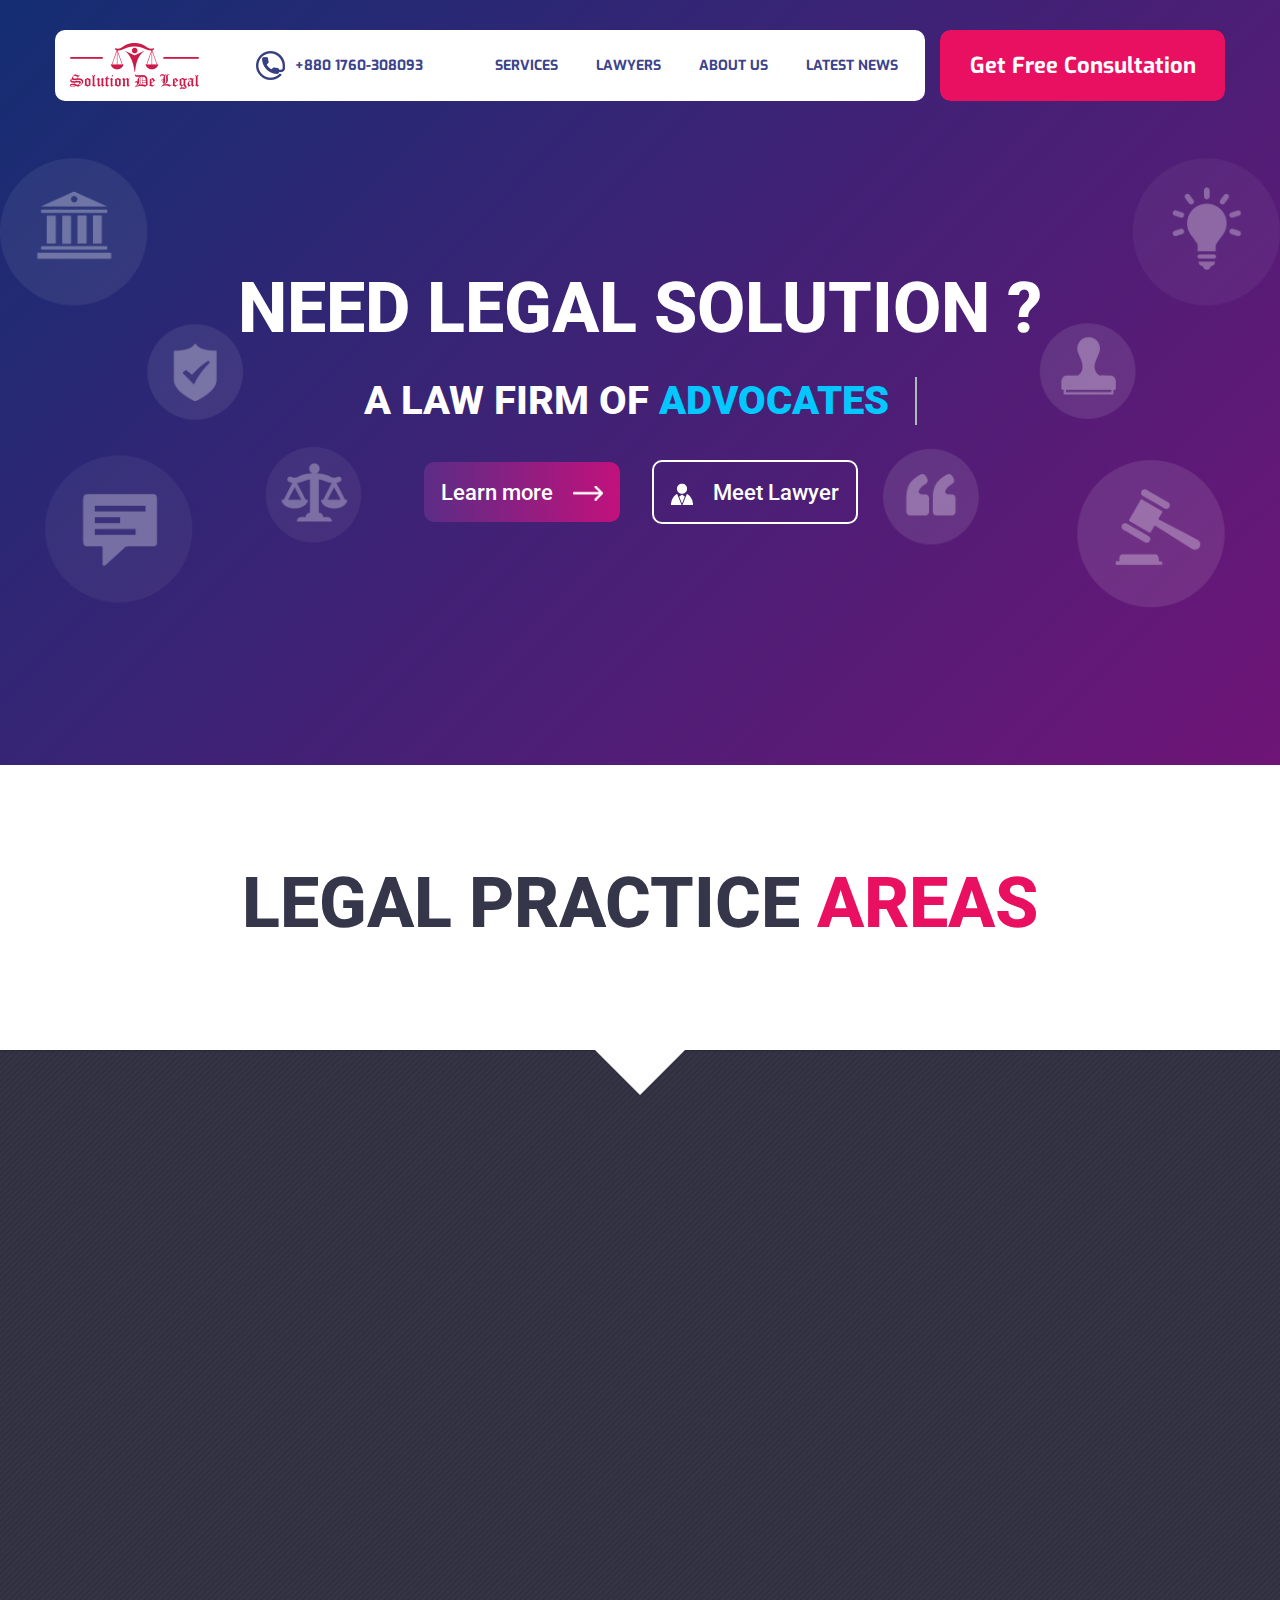
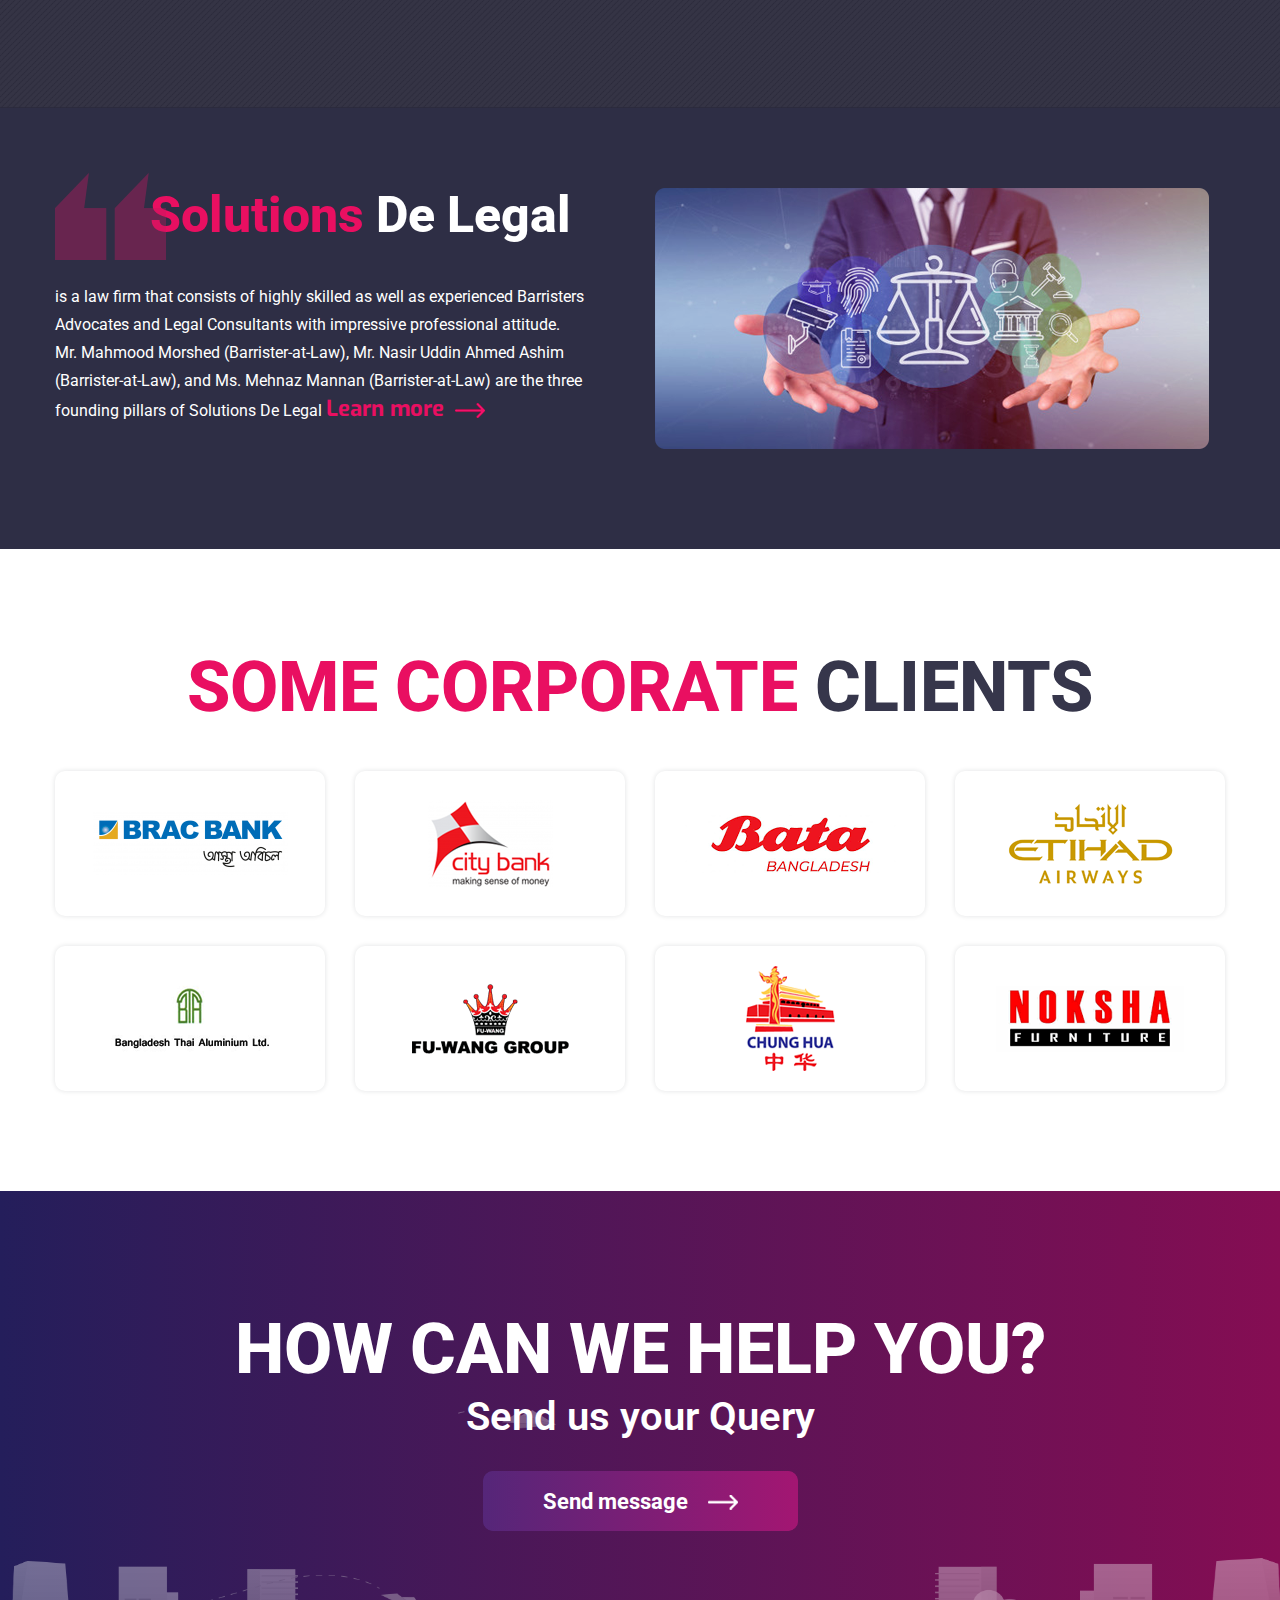
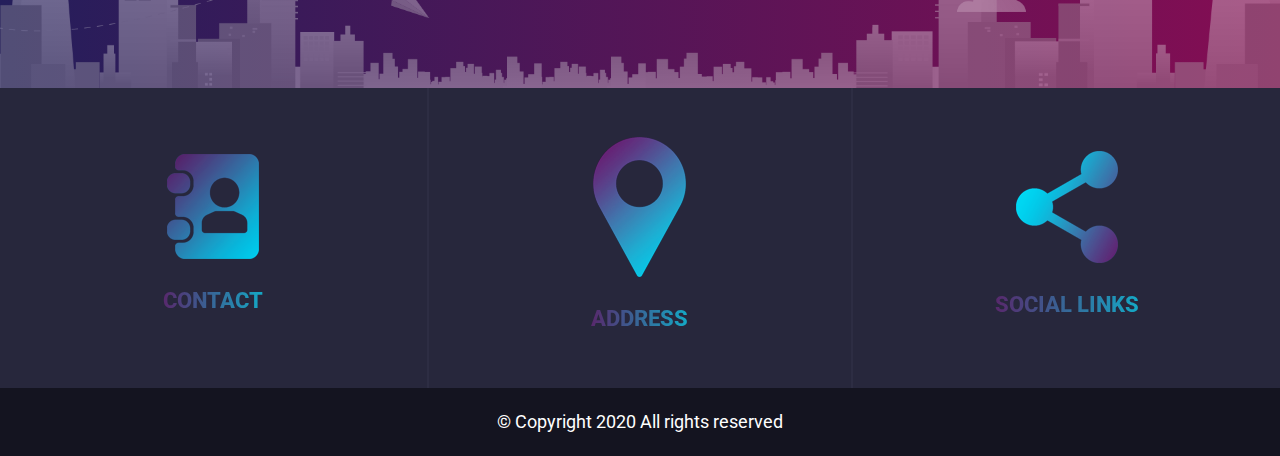
<file: index.html>
<!doctype html>
<html class="no-js" lang="en">

<head>

    <!--========= Required meta tags =========-->
    <meta charset="utf-8">
    <meta http-equiv="x-ua-compatible" content="ie=edge">
    <meta name="description" content="">
    <meta name="viewport" content="width=device-width, initial-scale=1, shrink-to-fit=no">

    <!--====== Title ======-->
    <title>Solutions De Legal</title>

    <!--====== Favicon ======-->
    <link rel="shortcut icon" href="assets/images/favicon.png" type="images/x-icon" />
    
    <!--====== CSS Here ======-->
    <link rel="stylesheet" href="assets/css/bootstrap.min.css">
    <link rel="stylesheet" href="assets/css/animate.min.css">
    <link rel="stylesheet" href="assets/css/font-awesome.min.css">
    <link rel="stylesheet" href="assets/css/lightcase.css">
    <link rel="stylesheet" href="assets/css/animate-headline.css">
    <link rel="stylesheet" href="assets/css/nice-select.css">
    <link rel="stylesheet" href="assets/css/owl.carousel.min.css">
    <link rel="stylesheet" href="assets/css/default.css">
    <link rel="stylesheet" href="assets/css/style.css">
    <link rel="stylesheet" href="assets/css/responsive.css">
    
</head>

<body> 
    <!--[if lt IE 8]>
        <p class="browserupgrade">You are using an <strong>outdated</strong> browser. Please <a href="http://browsehappy.com/">upgrade your browser</a> to improve your experience.</p>
	<![endif]-->
	
<div id='preloader'>
	<div id='status'>
		<img src='assets/images/preloader.png' alt='LOADING....!!!!!' />
	</div>
</div>

    <!-- header start -->
    <header class="site-header">
    	<div class="container">
    		<div class="row">
    			<div class="col-xl-9">
    				<div class="nav-area">
    					<a class="site-logo" href="index.html">
    						<img src="assets/images/logo.png" alt="">
    					</a>
    					<div class="conta-info">
    						<img src="assets/images/phone.png" alt="">
    						<a href="tel:+8801760-308093">+880 1760-308093</a>
    					</div>
    					<div class="main-menu">
    						<ul>
								<li><a href="service.html">Services</a>
									<ul>
										<li><a href="service.html">Corporate Documentation Wing</a></li>
										<li><a href="service.html">Immigration Wing</a></li>
										<li><a href="service.html">Litigation Wing</a></li>
										<li><a href="service.html">ADR Wing</a></li>
										<li><a href="service.html">Intellectual Property Wing</a></li>
										<li><a href="service.html">Labour Law Wing</a></li>
									</ul>
								</li>
    							<li><a href="team.html">LAWYERS</a></li>
    							<li><a href="about.html">About us</a></li>
    							<li><a href="blog.html">Latest News</a></li>
    						</ul>
    					</div>
    				</div>
    			</div>
    			<div class="col-xl-3 pl-0">
    				<a href="contact.html" class="site-btn">Get Free Consultation</a>
    			</div>
    		</div>
    	</div>
    </header>
    <!-- header end -->

    <!-- Banner area start -->
    <section class="banner-area">
		<div class="banner-shape-1">
			<img src="assets/images/Banner_Pattern.png" alt="">
		</div>
    	<div class="container">
    		<div class="row justify-content-center">
    			<div class="col-xl-10 text-center">
    				<h1 class="banner-title">Need Legal Solution ?</h1>
    				<h2 class="moving-title cd-headline clip is-full-width">A Law Firm of 
    					<span class="cd-words-wrapper">
                            <b class="is-visible">Advocates</b>
                            <b>BARRISTERS</b>
                            <b>CONSULTANTS</b>
                        </span>
                    </h2>
                    <div class="banner-btns">
                    	<a href="about.html" class="site-btn">Learn more <img src="assets/images/right-arrow.png" alt=""></a>
                    	<a href="team.html" class="site-btn"><img src="assets/images/man.png" alt=""> Meet Lawyer </a>
                    </div>
    			</div>
    		</div>
    	</div>
    </section>
    <!-- Banner area end -->

    <!-- practice area start -->
    <section class="practice-area">
    	<div class="practice-heading-area pt-100 pb-100">
    		<div class="container">
    			<div class="row justify-content-center">
    				<div class="col-xl-10 text-center">
    					<h2 class="section-heading">LEGAL PRACTICE <span>AREAS</span></h2>
    				</div>
    			</div>
    		</div>
    	</div>
    	<div class="practice-list-area pt-65 pb-100">
    		<div class="container">
    			<div class="row">
    				<div class="col-xl-3 pr-0">
    					<div class="practice-list left mt-none-60">
    						<div class="singel-practice mt-60 text-right d-flex align-items-center justify-content-end wow fadeInLeft" data-wow-delay=".4s">
    							<div class="content">
    								Corporate <br> Documentation Wing
    							</div>
    							<div class="icon">
    								<img src="assets/images/suitcase.png" alt="">
    							</div>
    						</div>
    						<div class="singel-practice mt-60 text-right d-flex align-items-center justify-content-end wow fadeInLeft" data-wow-delay=".6s">
    							<div class="content">
    								Immigration Wing
    							</div>
    							<div class="icon">
    								<img src="assets/images/shield.png" alt="">
    							</div>
    						</div>
    						<div class="singel-practice mt-60 text-right d-flex align-items-center justify-content-end wow fadeInLeft" data-wow-delay=".8s">
    							<div class="content">
    								Litigation Wing
    							</div>
    							<div class="icon">
    								<img src="assets/images/auction.png" alt="">
    							</div>
    						</div>
    					</div>
    				</div>
    				<div class="col-xl-6">
    					<div class="practice-img  wow zoomIn" data-wow-delay=".2s">
    						<img src="assets/images/Infographic_Circle.png" alt="">
    					</div>
    				</div>
    				<div class="col-xl-3 pl-0">
    					<div class="practice-list right mt-none-60">
    						<div class="singel-practice mt-60 text-left d-flex align-items-center justify-content-start wow fadeInRight" data-wow-delay=".4s">
								<div class="icon">
									<img src="assets/images/house.png" alt="">
								</div>
    							<div class="content">
    								Intellectual <br> Property Wing
    							</div>
    						</div>
    						<div class="singel-practice mt-60 text-left d-flex align-items-center justify-content-start wow fadeInRight" data-wow-delay=".6s">
								<div class="icon">
									<img src="assets/images/balance.png" alt="">
								</div>
    							<div class="content">
    								ADR Wing
    							</div>
    							
    						</div>
    						<div class="singel-practice mt-60 text-left d-flex align-items-center justify-content-start wow fadeInRight" data-wow-delay=".8s">
								<div class="icon">
									<img src="assets/images/construction-and-tools.png" alt="">
								</div>
    							<div class="content">
    								Labour Law Wing
    							</div>
    							
    						</div>
    					</div>
    				</div>
    			</div>
    		</div>
    	</div>
    </section>
    <!-- practice area end -->

    <!-- solution area start -->
    <section class="solution-area pt-80 pb-100">
    	<div class="container">
    		<div class="row">
    			<div class="col-xl-6">
    				<div class="solution-heading">
    					<img src="assets/images/Quot_mark.png" alt=""><h2 class="title"><span>Solutions</span> De Legal</h2>
    				</div>
					<div class="solution-text">
						<p>is a law firm that consists of highly skilled as well as experienced Barristers
Advocates and Legal Consultants with impressive professional attitude. <br>
Mr. Mahmood Morshed (Barrister-at-Law), Mr. Nasir Uddin Ahmed Ashim 
(Barrister-at-Law), and Ms. Mehnaz Mannan (Barrister-at-Law) are the three 
founding pillars of Solutions De Legal <a href="#0" class="inline-btn">Learn more <img src="assets/images/right-arrow(red).png" alt=""></a></p>
					</div>
    			</div>
    			<div class="col-xl-6">
    				<img src="assets/images/Image1.png" alt="">
    			</div>
    		</div>
    	</div>
    </section>
    <!-- solution area end -->

    <!-- clients area start -->
    <div class="client-area pt-100 pb-100">
    	<div class="container">
    		<div class="row justify-content-center">
    			<div class="col-xl-10 text-center">
    				<div class="section-heading mb-45">
    					<h2 class="title"><span>SOME CORPORATE</span> CLIENTS</h2>
    				</div>
    			</div>
    		</div>
    		<div class="row mt-none-30">
    			<div class="col-xl-3">
    				<div class="single-client-box mt-30">
    					<img src="assets/images/brack_Bank.png" alt="">
    				</div>
    			</div>
    			<div class="col-xl-3">
    				<div class="single-client-box mt-30">
    					<img src="assets/images/city_bank.png" alt="">
    				</div>
    			</div>
    			<div class="col-xl-3">
    				<div class="single-client-box mt-30">
    					<img src="assets/images/Bata.png" alt="">
    				</div>
    			</div>
    			<div class="col-xl-3">
    				<div class="single-client-box mt-30">
    					<img src="assets/images/Etihad.png" alt="">
    				</div>
    			</div>
    			<div class="col-xl-3">
    				<div class="single-client-box mt-30">
    					<img src="assets/images/btai.png" alt="">
    				</div>
    			</div>
    			<div class="col-xl-3">
    				<div class="single-client-box mt-30">
    					<img src="assets/images/Fu-wang.png" alt="">
    				</div>
    			</div>
    			<div class="col-xl-3">
    				<div class="single-client-box mt-30">
    					<img src="assets/images/ChungHua.png" alt="">
    				</div>
    			</div>
    			<div class="col-xl-3">
    				<div class="single-client-box mt-30">
    					<img src="assets/images/Noksha.png" alt="">
    				</div>
    			</div>
    		</div>
    	</div>
    </div>
    <!-- clients area end -->

    <!-- cta area start -->
    <div class="cta-area pt-120 pb-140">
    	<div class="container">
    		<div class="row justify-content-center">
    			<div class="col-xl-10 text-center">
    				<div class="section-heading">
    					<h2 class="title">HOW CAN WE HELP YOU?</h2>
    					<p>Send us your Query</p>
    					<a href="#0" class="site-btn">Send message <img src="assets/images/right-arrow.png" alt=""></a>
    				</div>
    			</div>
    		</div>
    	</div>
    </div>
	<!-- cta area end -->
	
	<!-- footer start -->
	<footer class="site-footer">
		<div class="container-fluid p-0">
			<div class="row no-gutters">
				<div class="col-xl-4">
					<div class="footer-box-wrap">
						<div class="singel-footer-box front">
							<div class="icon mb-30">
								<img src="assets/images/icon-1.png" alt="">
							</div>
							<h4 class="title">Contact</h4>
						</div>
						<div class="singel-footer-box back">
							<div class="address">
								<a href="#0">info@solutionsdelegal.com</a>
								<a href="#0">+88 01760308039</a>
							</div>
						</div>
					</div>
				</div>
				<div class="col-xl-4">
					<div class="footer-box-wrap border-lef-right">
						<div class="singel-footer-box front">
							<div class="icon mb-30">
								<img src="assets/images/icon-2.png" alt="">
							</div>
							<h4 class="title">Address</h4>
						</div>
						<div class="singel-footer-box back">
							<div class="address">
								<div class="box">
									<h4 class="title-inner">Court Chamber</h4>
									<p>
										Room#110 (old)
										Supreme Court Bar Association Building, Dhaka, Bangladesh</p>
								</div>
								<div class="box">
									<h4 class="title-inner">Corporate Chamber</h4>
									<p>
										Suit#501, Concord Tower
										113 Kazi Nazrul Islam Avenue, Dhaka-1000 Bangladesh.</p>
								</div>
							</div>
						</div>
					</div>
				</div>
				<div class="col-xl-4">
					<div class="footer-box-wrap">
						<div class="singel-footer-box front">
							<div class="icon mb-30">
								<img src="assets/images/icon-3.png" alt="">
							</div>
							<h4 class="title">Social links</h4>
						</div>
						<div class="singel-footer-box back">
							<div class="social-links">
								<a href="#0"><i class="fab fa-facebook-f"></i></a>
								<a href="#0"><i class="fab fa-youtube"></i></a>
							</div>
						</div>
					</div>
				</div>
			</div>
		</div>
		<div class="copyright-text">
			<div class="container">
				<div class="row">
					<div class="col-xl-12">
						<p>&copy; Copyright 2020 All rights reserved </p>
					</div>
				</div>
			</div>
		</div>
	</footer>  
	<!-- footer end -->

    <!--========= JS Here =========-->
    <script src="assets/js/jquery-2.2.4.min.js"></script>
    <script src="assets/js/bootstrap.min.js"></script>
    <script src="assets/js/animate-headline.js"></script>
    <script src="assets/js/jquery.nice-select.min.js"></script>
    <script src="assets/js/lightcase.js"></script>
    <script src="assets/js/owl.carousel.min.js"></script>
    <script src="assets/js/wow.min.js"></script>
    <script src="assets/js/main.js"></script>
</body>

</html>
</file>
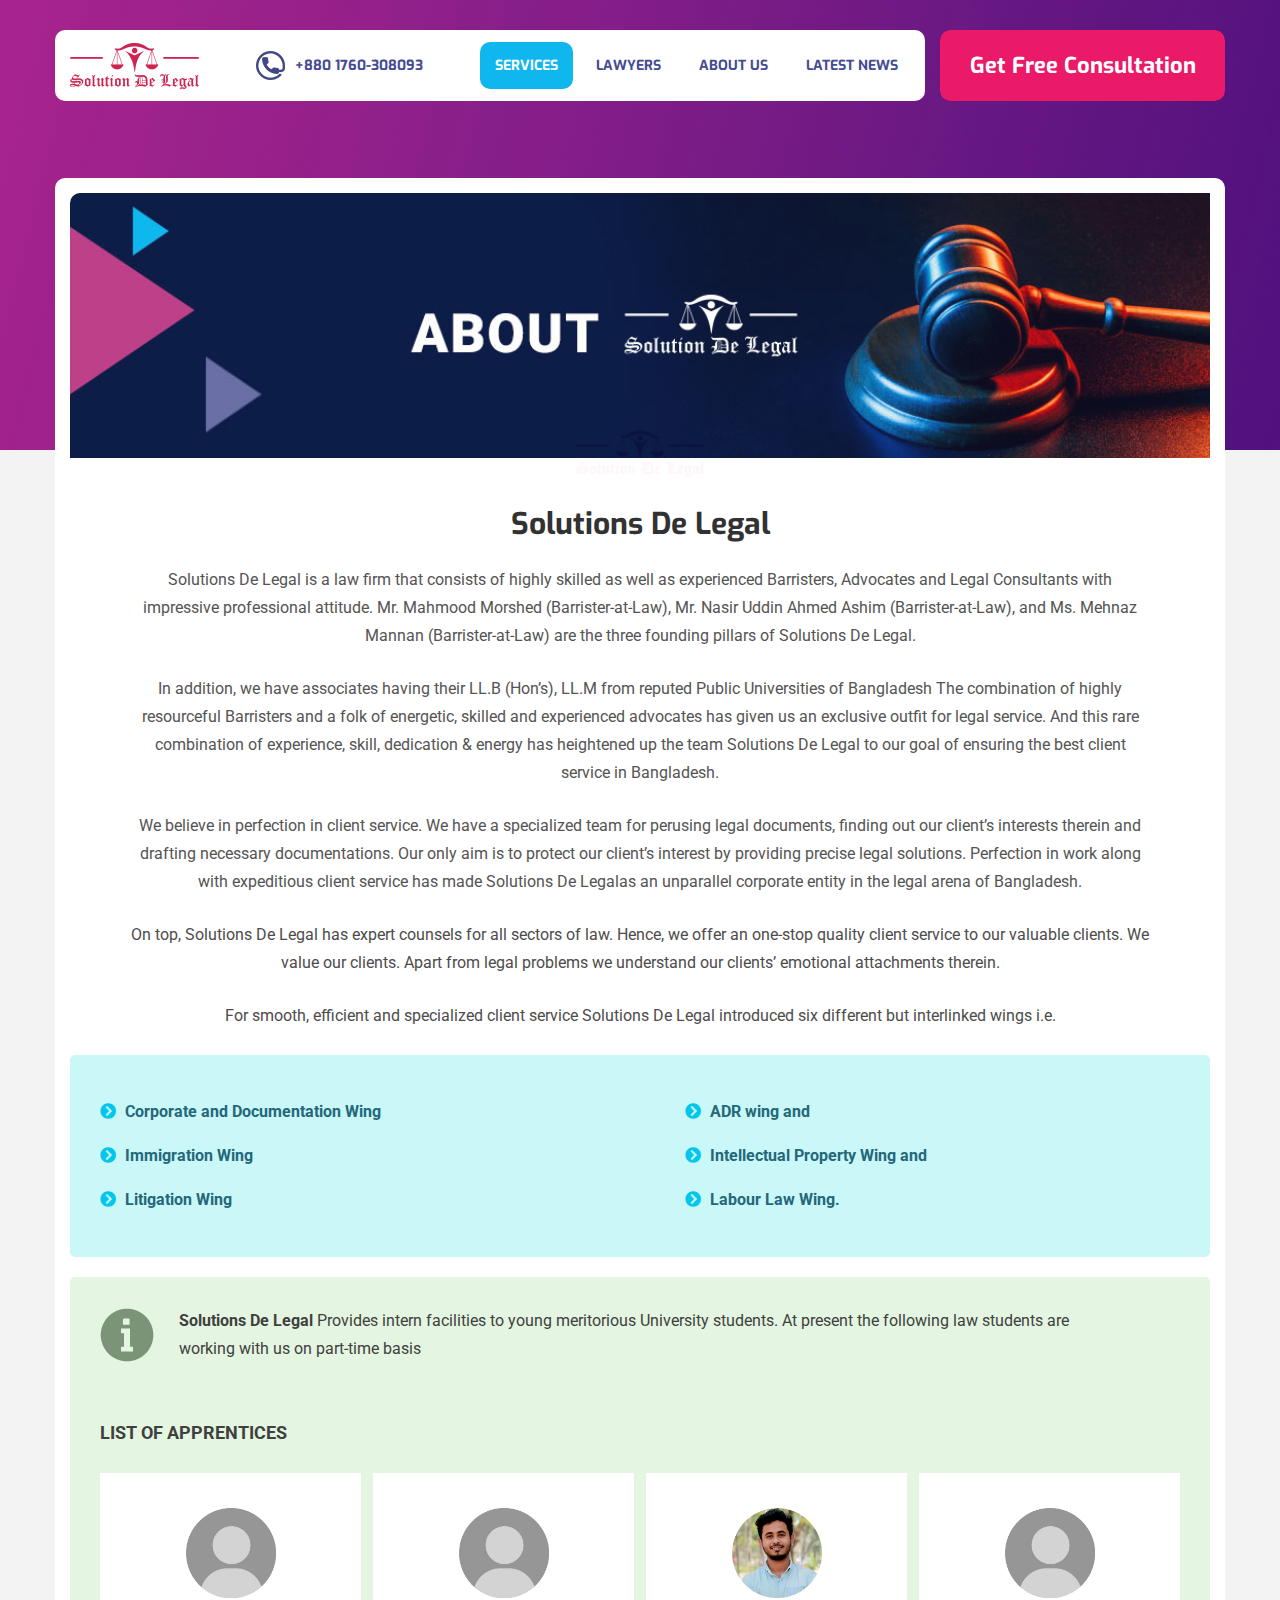
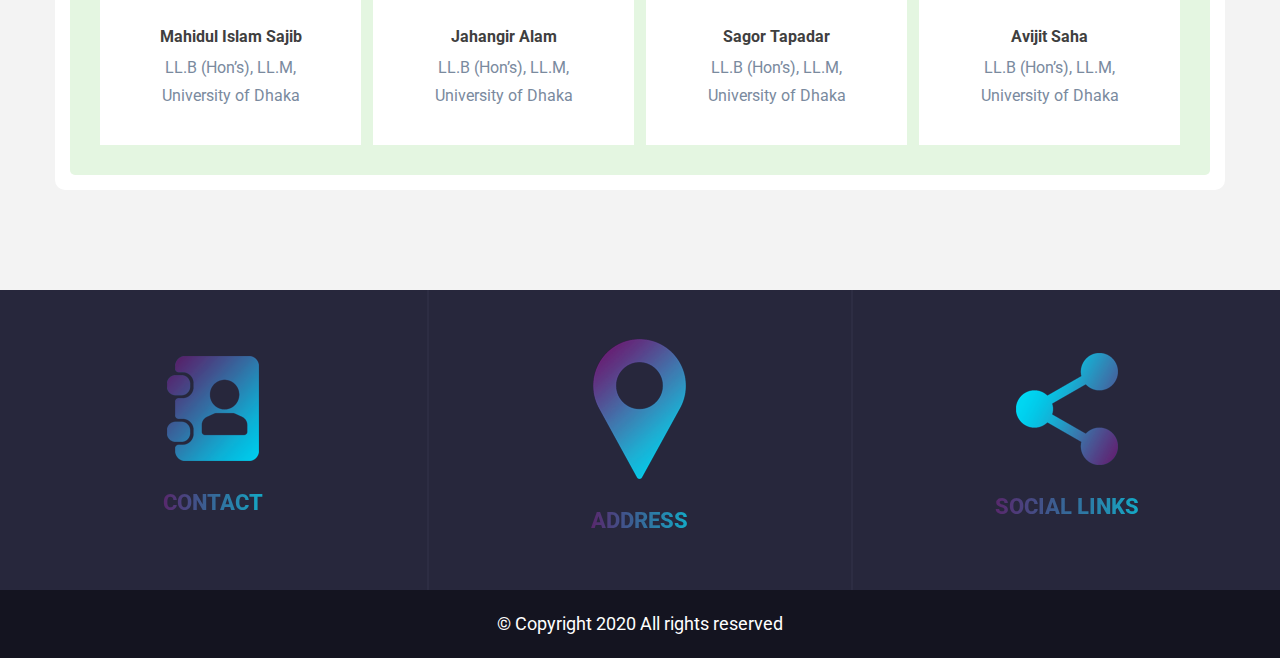
<file: about.html>
<!doctype html>
<html class="no-js" lang="en">

<head>

    <!--========= Required meta tags =========-->
    <meta charset="utf-8">
    <meta http-equiv="x-ua-compatible" content="ie=edge">
    <meta name="description" content="">
    <meta name="viewport" content="width=device-width, initial-scale=1, shrink-to-fit=no">

    <!--====== Title ======-->
    <title>Solutions De Legal</title>

    <!--====== Favicon ======-->
    <link rel="shortcut icon" href="assets/images/favicon.png" type="images/x-icon" />

    <!--====== CSS Here ======-->
    <link rel="stylesheet" href="assets/css/bootstrap.min.css">
    <link rel="stylesheet" href="assets/css/animate.min.css">
    <link rel="stylesheet" href="assets/css/font-awesome.min.css">
    <link rel="stylesheet" href="assets/css/lightcase.css">
    <link rel="stylesheet" href="assets/css/animate-headline.css">
    <link rel="stylesheet" href="assets/css/nice-select.css">
    <link rel="stylesheet" href="assets/css/owl.carousel.min.css">
    <link rel="stylesheet" href="assets/css/default.css">
    <link rel="stylesheet" href="assets/css/style.css">
    <link rel="stylesheet" href="assets/css/responsive.css">

</head>

<body>
    <!--[if lt IE 8]>
        <p class="browserupgrade">You are using an <strong>outdated</strong> browser. Please <a href="http://browsehappy.com/">upgrade your browser</a> to improve your experience.</p>
	<![endif]-->
	
<div id='preloader'>
	<div id='status'>
		<img src='assets/images/preloader.png' alt='LOADING....!!!!!' />
	</div>
</div>

    <!-- header start -->
    <header class="site-header">
        <div class="container">
            <div class="row">
                <div class="col-xl-9">
                    <div class="nav-area">
                        <a class="site-logo" href="index.html">
                            <img src="assets/images/logo.png" alt="">
                        </a>
                        <div class="conta-info">
                            <img src="assets/images/phone.png" alt="">
                            <a href="tel:+8801760-308093">+880 1760-308093</a>
                        </div>
                        <div class="main-menu">
                            <ul>
                                <li><a class="active" href="service.html">Services</a>
                                    <ul>
                                        <li><a href="service.html">Corporate Documentation Wing</a></li>
                                        <li><a href="service.html">Immigration Wing</a></li>
                                        <li><a href="service.html">Litigation Wing</a></li>
                                        <li><a href="service.html">ADR Wing</a></li>
                                        <li><a href="service.html">Intellectual Property Wing</a></li>
                                        <li><a href="service.html">Labour Law Wing</a></li>
                                    </ul>
                                </li>
                                <li><a href="team.html">LAWYERS</a></li>
                                <li><a href="about.html">About us</a></li>
                                <li><a href="blog.html">Latest News</a></li>
                            </ul>
                        </div>
                    </div>
                </div>
                <div class="col-xl-3 pl-0">
                    <a href="contact.html" class="site-btn">Get Free Consultation</a>
                </div>
            </div>
        </div>
    </header>
    <!-- header end -->

    <!-- Banner area start -->
    <section class="service-breadrumb about bg_img" data-background="assets/images/about-overlay.jpg">
    </section>
    <!-- Banner area end -->

    <!-- about content area start -->
    <section class="about-area">
        <div class="container">
            <div class="row">
                <div class="col-xl-12">
                    <div class="about-wrap mb-100">
                        <div class="about-bg">
                            <img src="assets/images/about-bg.jpg" alt="">
                        </div>
                        <div class="about-content text-center">
                            <h4 class="title">Solutions De Legal</h4>
                            <p>Solutions De Legal is a law firm that consists of highly skilled as well as experienced Barristers, Advocates and Legal
                            Consultants with impressive professional attitude. Mr. Mahmood Morshed (Barrister-at-Law), Mr. Nasir Uddin Ahmed Ashim
                            (Barrister-at-Law), and Ms. Mehnaz Mannan (Barrister-at-Law) are the three founding pillars of Solutions De Legal.</p>
                            <p>In addition, we have associates having their LL.B (Hon’s), LL.M from reputed Public Universities of Bangladesh The
                            combination of highly resourceful Barristers and a folk of energetic, skilled and experienced advocates has given us an
                            exclusive outfit for legal service. And this rare combination of experience, skill, dedication & energy has heightened
                            up the team Solutions De Legal to our goal of ensuring the best client service in Bangladesh.</p>

                            <p>We believe in perfection in client service. We have a specialized team for perusing legal documents, finding out our
                            client’s interests therein and drafting necessary documentations. Our only aim is to protect our client’s interest by
                            providing precise legal solutions. Perfection in work along with expeditious client service has made Solutions De
                            Legalas an unparallel corporate entity in the legal arena of Bangladesh.</p>

                            <p>On top, Solutions De Legal has expert counsels for all sectors of law. Hence, we offer an one-stop quality client
                            service to our valuable clients. We value our clients. Apart from legal problems we understand our clients’ emotional
                            attachments therein. </p>

                            <p>For smooth, efficient and specialized client service Solutions De Legal introduced six different but interlinked wings
                            i.e.</p>


                        </div>
                        <div class="about-service">
                            <div class="row">
                                <div class="col-xl-6">
                                    <div class="service-list">
                                        <ul>
                                            <li><i class="fas fa-chevron-circle-right"></i> Corporate and Documentation Wing</li>
                                            <li><i class="fas fa-chevron-circle-right"></i> Immigration Wing</li>
                                            <li><i class="fas fa-chevron-circle-right"></i> Litigation Wing</li>
                                        </ul>
                                    </div>
                                </div>
                                <div class="col-xl-6">
                                    <div class="service-list">
                                        <ul>
                                        
                                        
                                            <li><i class="fas fa-chevron-circle-right"></i> ADR wing and</li>
                                            <li><i class="fas fa-chevron-circle-right"></i> Intellectual Property Wing and</li>
                                            <li><i class="fas fa-chevron-circle-right"></i> Labour Law Wing.</li>
                                        </ul>
                                    </div>
                                </div>
                            </div>
                        </div>
                        <div class="about-apperience">
                            <div class="about-apperience-top">
                                <div class="icon">
                                    <img src="assets/images/apperience-icon.png" alt="">
                                </div>
                                <div class="content">
                                    <p><strong>Solutions De Legal</strong> Provides intern facilities to young meritorious University students. At present the following
                                    law students are working with us on part-time basis</p>
                                </div>
                            </div>
                            <h4 class="title">LIST OF APPRENTICES</h4>
                            <div class="row">
                                <div class="col-xl-12">
                                    <div class="apperience-carousel owl-carousel">
                                        <div class="singel-apperience">
                                            <div class="thumb">
                                                <img src="assets/images/team-5.png" alt="">
                                            </div>
                                            <div class="content">
                                                <h4 class="name">Mahidul Islam Sajib</h4>
                                                <p>
                                                LL.B (Hon’s), LL.M, <br>
                                                University of Dhaka</p>
                                            </div>
                                        </div>
                                        <div class="singel-apperience">
                                            <div class="thumb">
                                                <img src="assets/images/team-5.png" alt="">
                                            </div>
                                            <div class="content">
                                                <h4 class="name">Jahangir Alam</h4>
                                                <p>
                                                LL.B (Hon’s), LL.M, <br>
                                                University of Dhaka</p>
                                            </div>
                                        </div>
                                        <div class="singel-apperience">
                                            <div class="thumb">
                                                <img src="assets/images/Sagor tapadar.png" alt="">
                                            </div>
                                            <div class="content">
                                                <h4 class="name">Sagor Tapadar</h4>
                                                <p>
                                                LL.B (Hon’s), LL.M, <br>
                                                University of Dhaka</p>
                                            </div>
                                        </div>
                                        <div class="singel-apperience">
                                            <div class="thumb">
                                                <img src="assets/images/team-5.png" alt="">
                                            </div>
                                            <div class="content">
                                                <h4 class="name">Avijit Saha</h4>
                                                <p>
                                                LL.B (Hon’s), LL.M, <br>
                                                University of Dhaka</p>
                                            </div>
                                        </div>
                                        <div class="singel-apperience">
                                            <div class="thumb">
                                                <img src="assets/images/team-5.png" alt="">
                                            </div>
                                            <div class="content">
                                                <h4 class="name">Ahsan Habib</h4>
                                                <p>
                                                LL.B (Hon’s), LL.M, <br>
                                                University of Dhaka</p>
                                            </div>
                                        </div>
                                    </div>
                                </div>
                            </div>
                        </div>
                    </div>
                </div>
            </div>
        </div>
    </section>
    <!-- about content area end -->

    <!-- footer start -->
    <footer class="site-footer">
        <div class="container-fluid p-0">
            <div class="row no-gutters">
                <div class="col-xl-4">
                    <div class="footer-box-wrap">
                        <div class="singel-footer-box front">
                            <div class="icon mb-30">
                                <img src="assets/images/icon-1.png" alt="">
                            </div>
                            <h4 class="title">Contact</h4>
                        </div>
                        <div class="singel-footer-box back">
                            <div class="address">
                                <a href="#0">info@solutionsdelegal.com</a>
                                <a href="#0">+88 01760308039</a>
                            </div>
                        </div>
                    </div>
                </div>
                <div class="col-xl-4">
                    <div class="footer-box-wrap border-lef-right">
                        <div class="singel-footer-box front">
                            <div class="icon mb-30">
                                <img src="assets/images/icon-2.png" alt="">
                            </div>
                            <h4 class="title">Address</h4>
                        </div>
                        <div class="singel-footer-box back">
                            <div class="address">
                                <div class="box">
                                    <h4 class="title-inner">Court Chamber</h4>
                                    <p>
                                        Room#110 (old)
                                        Supreme Court Bar Association Building, Dhaka, Bangladesh</p>
                                </div>
                                <div class="box">
                                    <h4 class="title-inner">Corporate Chamber</h4>
                                    <p>
                                        Suit#501, Concord Tower
                                        113 Kazi Nazrul Islam Avenue, Dhaka-1000 Bangladesh.</p>
                                </div>
                            </div>
                        </div>
                    </div>
                </div>
                <div class="col-xl-4">
                    <div class="footer-box-wrap">
                        <div class="singel-footer-box front">
                            <div class="icon mb-30">
                                <img src="assets/images/icon-3.png" alt="">
                            </div>
                            <h4 class="title">Social links</h4>
                        </div>
                        <div class="singel-footer-box back">
                            <div class="social-links">
                                <a href="#0"><i class="fab fa-facebook-f"></i></a>
                                <a href="#0"><i class="fab fa-youtube"></i></a>
                            </div>
                        </div>
                    </div>
                </div>
            </div>
        </div>
        <div class="copyright-text">
            <div class="container">
                <div class="row">
                    <div class="col-xl-12">
                        <p>&copy; Copyright 2020 All rights reserved </p>
                    </div>
                </div>
            </div>
        </div>
    </footer>
    <!-- footer end -->

    <!--========= JS Here =========-->
    <script src="assets/js/jquery-2.2.4.min.js"></script>
    <script src="assets/js/bootstrap.min.js"></script>
    <script src="assets/js/animate-headline.js"></script>
    <script src="assets/js/jquery.nice-select.min.js"></script>
    <script src="assets/js/lightcase.js"></script>
    <script src="assets/js/owl.carousel.min.js"></script>
    <script src="assets/js/wow.min.js"></script>
    <script src="assets/js/main.js"></script>
</body>

</html>
</file>
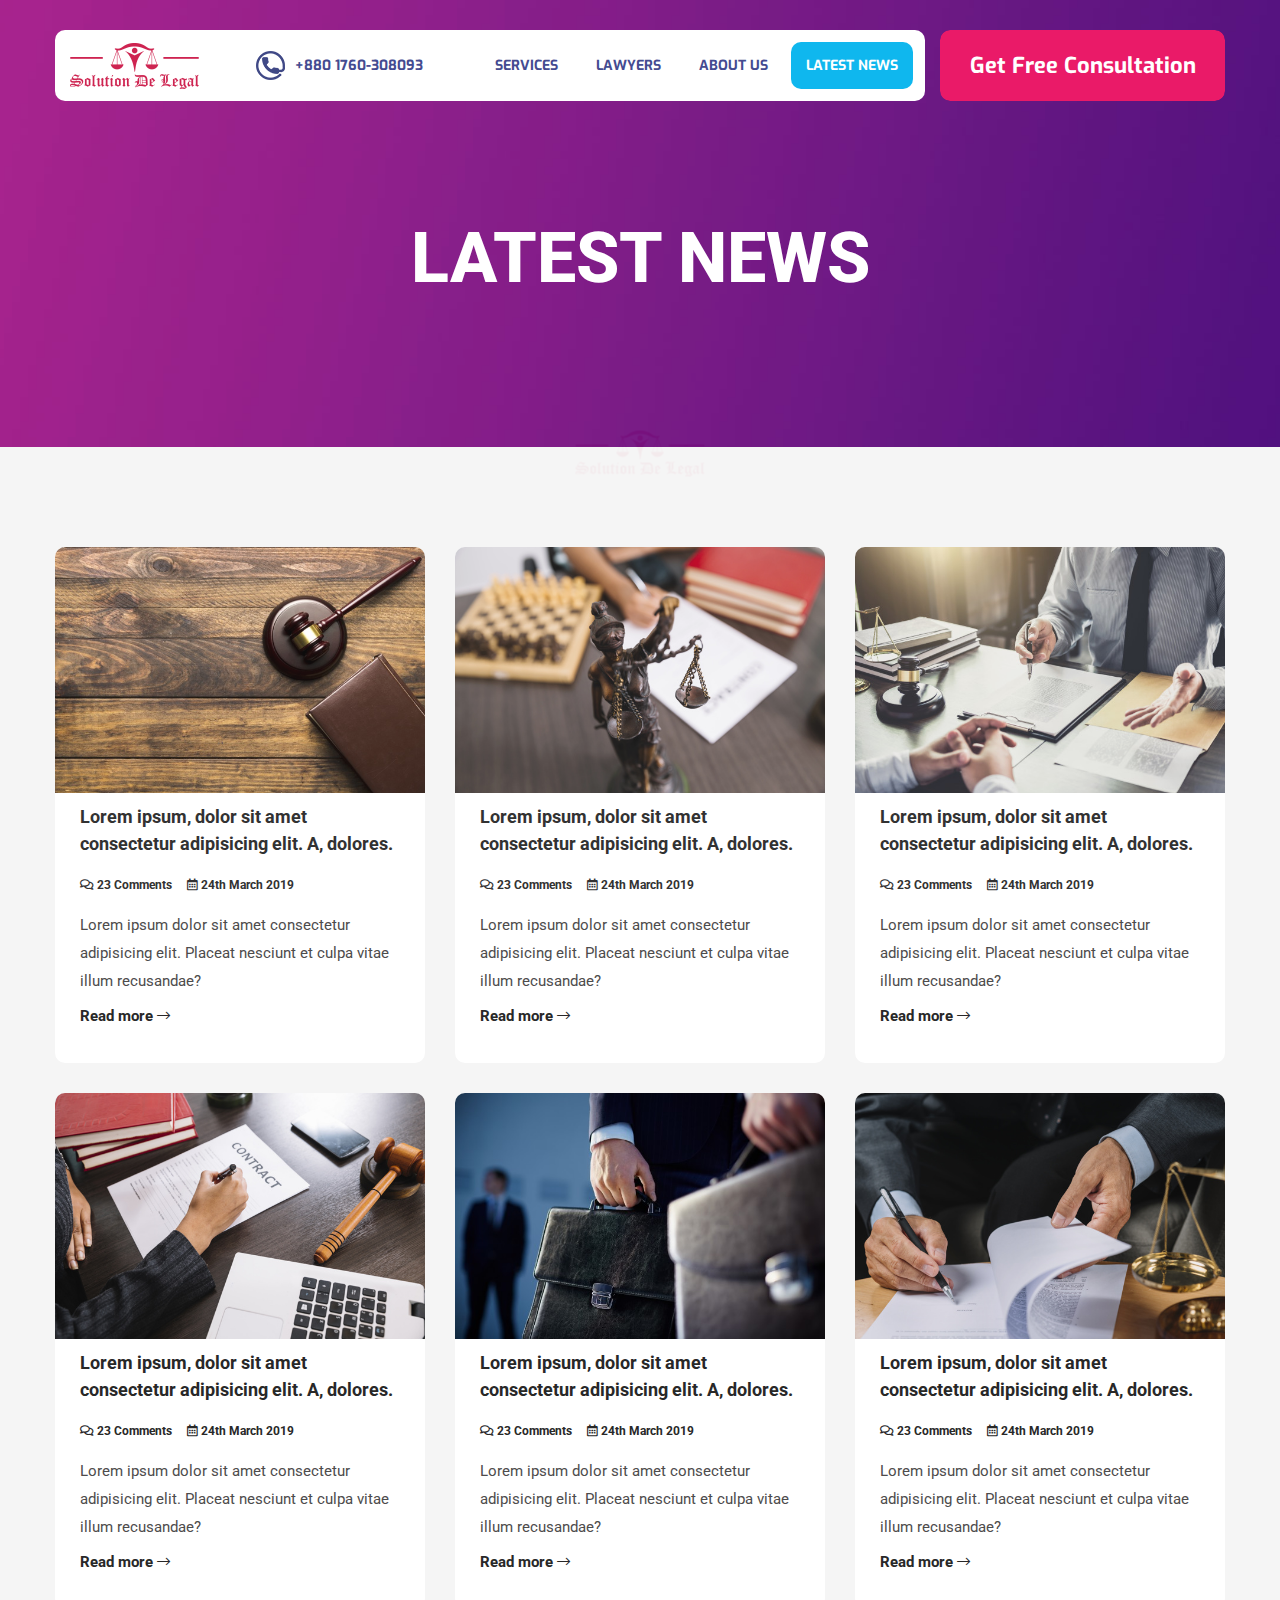
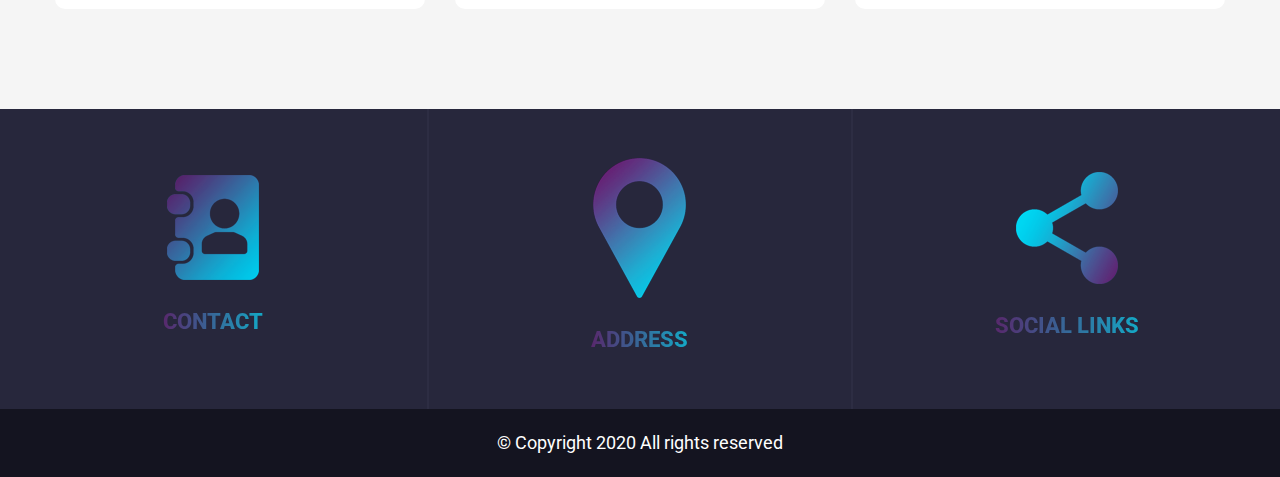
<file: blog.html>
<!doctype html>
<html class="no-js" lang="en">

<head>

    <!--========= Required meta tags =========-->
    <meta charset="utf-8">
    <meta http-equiv="x-ua-compatible" content="ie=edge">
    <meta name="description" content="">
    <meta name="viewport" content="width=device-width, initial-scale=1, shrink-to-fit=no">

    <!--====== Title ======-->
    <title>Solutions De Legal</title>

    <!--====== Favicon ======-->
    <link rel="shortcut icon" href="assets/images/favicon.png" type="images/x-icon" />

    <!--====== CSS Here ======-->
    <link rel="stylesheet" href="assets/css/bootstrap.min.css">
    <link rel="stylesheet" href="assets/css/animate.min.css">
    <link rel="stylesheet" href="assets/css/font-awesome.min.css">
    <link rel="stylesheet" href="assets/css/lightcase.css">
    <link rel="stylesheet" href="assets/css/animate-headline.css">
    <link rel="stylesheet" href="assets/css/nice-select.css">
    <link rel="stylesheet" href="assets/css/owl.carousel.min.css">
    <link rel="stylesheet" href="assets/css/default.css">
    <link rel="stylesheet" href="assets/css/style.css">
    <link rel="stylesheet" href="assets/css/responsive.css">

</head>

<body>
    <!--[if lt IE 8]>
        <p class="browserupgrade">You are using an <strong>outdated</strong> browser. Please <a href="http://browsehappy.com/">upgrade your browser</a> to improve your experience.</p>
	<![endif]-->
	
<div id='preloader'>
	<div id='status'>
		<img src='assets/images/preloader.png' alt='LOADING....!!!!!' />
	</div>
</div>

    <!-- header start -->
    <header class="site-header">
        <div class="container">
            <div class="row">
                <div class="col-xl-9">
                    <div class="nav-area">
                        <a class="site-logo" href="index.html">
                            <img src="assets/images/logo.png" alt="">
                        </a>
                        <div class="conta-info">
                            <img src="assets/images/phone.png" alt="">
                            <a href="tel:+8801760-308093">+880 1760-308093</a>
                        </div>
                        <div class="main-menu">
                            <ul>
                                <li><a  href="service.html">Services</a>
                                    <ul>
                                        <li><a href="service.html">Corporate Documentation Wing</a></li>
                                        <li><a href="service.html">Immigration Wing</a></li>
                                        <li><a href="service.html">Litigation Wing</a></li>
                                        <li><a href="service.html">ADR Wing</a></li>
                                        <li><a href="service.html">Intellectual Property Wing</a></li>
                                        <li><a href="service.html">Labour Law Wing</a></li>
                                    </ul>
                                </li>
                                <li><a href="team.html">LAWYERS</a></li>
                                <li><a href="about.html">About us</a></li>
                                <li><a class="active" href="blog.html">Latest News</a></li>
                            </ul>
                        </div>
                    </div>
                </div>
                <div class="col-xl-3 pl-0">
                    <a href="contact.html" class="site-btn">Get Free Consultation</a>
                </div>
            </div>
        </div>
    </header>
    <!-- header end -->

    <!-- Banner area start -->
    <section class="service-breadrumb blog bg_img" data-background="assets/images/about-overlay.jpg">
        <div class="container">
            <div class="row justify-content-center">
                <div class="col-xl-10 text-center">
                    <h1 class="banner-title">Latest News</h1>
                </div>
            </div>
        </div>
    </section>
    <!-- Banner area end -->

    <!-- news area start -->
    <section class="news-area pt-100 pb-100">
        <div class="container">
            <div class="row mt-none-30">
                <div class="col-xl-4 mt-30">
                    <div class="single-blog-post">
                        <div class="thumb">
                            <img src="assets/images/blog-1.png" alt="">
                        </div>
                        <div class="content">
                            <a href="#" class="blog-title">Lorem ipsum, dolor sit amet consectetur adipisicing elit. A, dolores.</a>
                            <div class="blog-meta mt-15 mb-15">
                                <span><a href="#0"><i class="far fa-comments"></i> 23 Comments</a></span>
                                <span><a href="#0"><i class="far fa-calendar-alt"></i> 24th March 2019</a></span>
                            </div>
                            <div class="post-text mb-20">
                                <p>Lorem ipsum dolor sit amet consectetur adipisicing elit. Placeat nesciunt et culpa vitae illum recusandae?</p>
                                <a href="#0" class="inline-btn">Read more <i class="fal fa-long-arrow-right"></i></a>
                            </div>
                        </div>
                    </div>
                </div>
                <div class="col-xl-4 mt-30">
                    <div class="single-blog-post">
                        <div class="thumb">
                            <img src="assets/images/blog-2.png" alt="">
                        </div>
                        <div class="content">
                            <a href="#" class="blog-title">Lorem ipsum, dolor sit amet consectetur adipisicing elit. A, dolores.</a>
                            <div class="blog-meta mt-15 mb-15">
                                <span><a href="#0"><i class="far fa-comments"></i> 23 Comments</a></span>
                                <span><a href="#0"><i class="far fa-calendar-alt"></i> 24th March 2019</a></span>
                            </div>
                            <div class="post-text mb-20">
                                <p>Lorem ipsum dolor sit amet consectetur adipisicing elit. Placeat nesciunt et culpa vitae illum recusandae?</p>
                                <a href="#0" class="inline-btn">Read more <i class="fal fa-long-arrow-right"></i></a>
                            </div>
                        </div>
                    </div>
                </div>
                <div class="col-xl-4 mt-30">
                    <div class="single-blog-post">
                        <div class="thumb">
                            <img src="assets/images/blog-3.png" alt="">
                        </div>
                        <div class="content">
                            <a href="#" class="blog-title">Lorem ipsum, dolor sit amet consectetur adipisicing elit. A, dolores.</a>
                            <div class="blog-meta mt-15 mb-15">
                                <span><a href="#0"><i class="far fa-comments"></i> 23 Comments</a></span>
                                <span><a href="#0"><i class="far fa-calendar-alt"></i> 24th March 2019</a></span>
                            </div>
                            <div class="post-text mb-20">
                                <p>Lorem ipsum dolor sit amet consectetur adipisicing elit. Placeat nesciunt et culpa vitae illum recusandae?</p>
                                <a href="#0" class="inline-btn">Read more <i class="fal fa-long-arrow-right"></i></a>
                            </div>
                        </div>
                    </div>
                </div>
                <div class="col-xl-4 mt-30">
                    <div class="single-blog-post">
                        <div class="thumb">
                            <img src="assets/images/blog-4.png" alt="">
                        </div>
                        <div class="content">
                            <a href="#" class="blog-title">Lorem ipsum, dolor sit amet consectetur adipisicing elit. A, dolores.</a>
                            <div class="blog-meta mt-15 mb-15">
                                <span><a href="#0"><i class="far fa-comments"></i> 23 Comments</a></span>
                                <span><a href="#0"><i class="far fa-calendar-alt"></i> 24th March 2019</a></span>
                            </div>
                            <div class="post-text mb-20">
                                <p>Lorem ipsum dolor sit amet consectetur adipisicing elit. Placeat nesciunt et culpa vitae illum recusandae?</p>
                                <a href="#0" class="inline-btn">Read more <i class="fal fa-long-arrow-right"></i></a>
                            </div>
                        </div>
                    </div>
                </div>
                <div class="col-xl-4 mt-30">
                    <div class="single-blog-post">
                        <div class="thumb">
                            <img src="assets/images/blog-5.png" alt="">
                        </div>
                        <div class="content">
                            <a href="#" class="blog-title">Lorem ipsum, dolor sit amet consectetur adipisicing elit. A, dolores.</a>
                            <div class="blog-meta mt-15 mb-15">
                                <span><a href="#0"><i class="far fa-comments"></i> 23 Comments</a></span>
                                <span><a href="#0"><i class="far fa-calendar-alt"></i> 24th March 2019</a></span>
                            </div>
                            <div class="post-text mb-20">
                                <p>Lorem ipsum dolor sit amet consectetur adipisicing elit. Placeat nesciunt et culpa vitae illum recusandae?</p>
                                <a href="#0" class="inline-btn">Read more <i class="fal fa-long-arrow-right"></i></a>
                            </div>
                        </div>
                    </div>
                </div>
                <div class="col-xl-4 mt-30">
                    <div class="single-blog-post">
                        <div class="thumb">
                            <img src="assets/images/blog-6.png" alt="">
                        </div>
                        <div class="content">
                            <a href="#" class="blog-title">Lorem ipsum, dolor sit amet consectetur adipisicing elit. A, dolores.</a>
                            <div class="blog-meta mt-15 mb-15">
                                <span><a href="#0"><i class="far fa-comments"></i> 23 Comments</a></span>
                                <span><a href="#0"><i class="far fa-calendar-alt"></i> 24th March 2019</a></span>
                            </div>
                            <div class="post-text mb-20">
                                <p>Lorem ipsum dolor sit amet consectetur adipisicing elit. Placeat nesciunt et culpa vitae illum recusandae?</p>
                                <a href="#0" class="inline-btn">Read more <i class="fal fa-long-arrow-right"></i></a>
                            </div>
                        </div>
                    </div>
                </div>
            </div>
        </div>
    </section>
    <!-- news area end -->

    <!-- footer start -->
    <footer class="site-footer">
        <div class="container-fluid p-0">
            <div class="row no-gutters">
                <div class="col-xl-4">
                    <div class="footer-box-wrap">
                        <div class="singel-footer-box front">
                            <div class="icon mb-30">
                                <img src="assets/images/icon-1.png" alt="">
                            </div>
                            <h4 class="title">Contact</h4>
                        </div>
                        <div class="singel-footer-box back">
                            <div class="address">
                                <a href="#0">info@solutionsdelegal.com</a>
                                <a href="#0">+88 01760308039</a>
                            </div>
                        </div>
                    </div>
                </div>
                <div class="col-xl-4">
                    <div class="footer-box-wrap border-lef-right">
                        <div class="singel-footer-box front">
                            <div class="icon mb-30">
                                <img src="assets/images/icon-2.png" alt="">
                            </div>
                            <h4 class="title">Address</h4>
                        </div>
                        <div class="singel-footer-box back">
                            <div class="address">
                                <div class="box">
                                    <h4 class="title-inner">Court Chamber</h4>
                                    <p>
                                        Room#110 (old)
                                        Supreme Court Bar Association Building, Dhaka, Bangladesh</p>
                                </div>
                                <div class="box">
                                    <h4 class="title-inner">Corporate Chamber</h4>
                                    <p>
                                        Suit#501, Concord Tower
                                        113 Kazi Nazrul Islam Avenue, Dhaka-1000 Bangladesh.</p>
                                </div>
                            </div>
                        </div>
                    </div>
                </div>
                <div class="col-xl-4">
                    <div class="footer-box-wrap">
                        <div class="singel-footer-box front">
                            <div class="icon mb-30">
                                <img src="assets/images/icon-3.png" alt="">
                            </div>
                            <h4 class="title">Social links</h4>
                        </div>
                        <div class="singel-footer-box back">
                            <div class="social-links">
                                <a href="#0"><i class="fab fa-facebook-f"></i></a>
                                <a href="#0"><i class="fab fa-youtube"></i></a>
                            </div>
                        </div>
                    </div>
                </div>
            </div>
        </div>
        <div class="copyright-text">
            <div class="container">
                <div class="row">
                    <div class="col-xl-12">
                        <p>&copy; Copyright 2020 All rights reserved </p>
                    </div>
                </div>
            </div>
        </div>
    </footer>
    <!-- footer end -->

    <!--========= JS Here =========-->
    <script src="assets/js/jquery-2.2.4.min.js"></script>
    <script src="assets/js/bootstrap.min.js"></script>
    <script src="assets/js/animate-headline.js"></script>
    <script src="assets/js/jquery.nice-select.min.js"></script>
    <script src="assets/js/lightcase.js"></script>
    <script src="assets/js/owl.carousel.min.js"></script>
    <script src="assets/js/wow.min.js"></script>
    <script src="assets/js/main.js"></script>
</body>

</html>
</file>
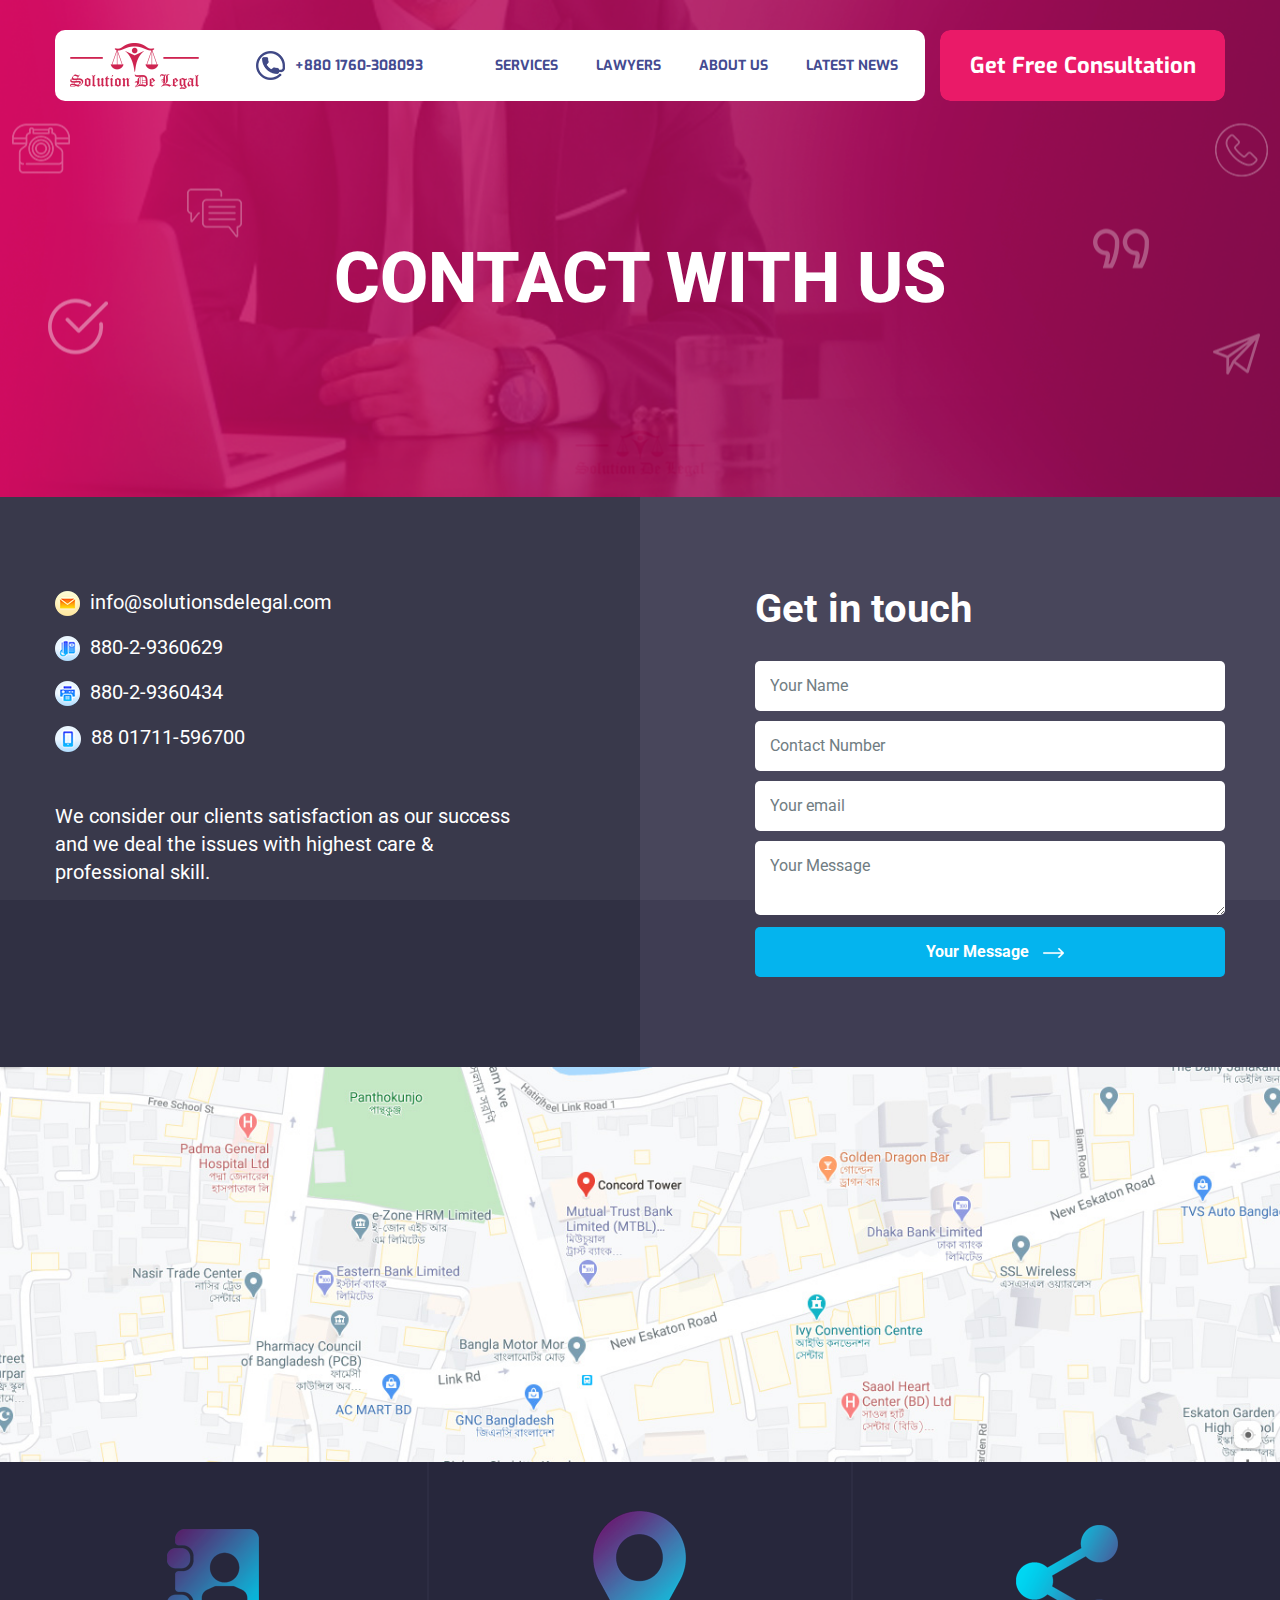
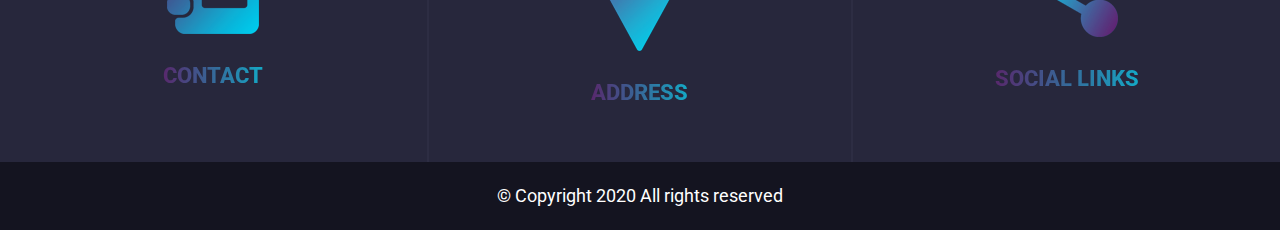
<file: contact.html>
<!doctype html>
<html class="no-js" lang="en">

<head>

    <!--========= Required meta tags =========-->
    <meta charset="utf-8">
    <meta http-equiv="x-ua-compatible" content="ie=edge">
    <meta name="description" content="">
    <meta name="viewport" content="width=device-width, initial-scale=1, shrink-to-fit=no">

    <!--====== Title ======-->
    <title>Solutions De Legal</title>

    <!--====== Favicon ======-->
    <link rel="shortcut icon" href="assets/images/favicon.png" type="images/x-icon" />

    <!--====== CSS Here ======-->
    <link rel="stylesheet" href="assets/css/bootstrap.min.css">
    <link rel="stylesheet" href="assets/css/animate.min.css">
    <link rel="stylesheet" href="assets/css/font-awesome.min.css">
    <link rel="stylesheet" href="assets/css/lightcase.css">
    <link rel="stylesheet" href="assets/css/animate-headline.css">
    <link rel="stylesheet" href="assets/css/nice-select.css">
    <link rel="stylesheet" href="assets/css/owl.carousel.min.css">
    <link rel="stylesheet" href="assets/css/default.css">
    <link rel="stylesheet" href="assets/css/style.css">
    <link rel="stylesheet" href="assets/css/responsive.css">

</head>

<body>
    <!--[if lt IE 8]>
        <p class="browserupgrade">You are using an <strong>outdated</strong> browser. Please <a href="http://browsehappy.com/">upgrade your browser</a> to improve your experience.</p>
	<![endif]-->
	
<div id='preloader'>
	<div id='status'>
		<img src='assets/images/preloader.png' alt='LOADING....!!!!!' />
	</div>
</div>

    <!-- header start -->
    <header class="site-header">
        <div class="container">
            <div class="row">
                <div class="col-xl-9">
                    <div class="nav-area">
                        <a class="site-logo" href="index.html">
                            <img src="assets/images/logo.png" alt="">
                        </a>
                        <div class="conta-info">
                            <img src="assets/images/phone.png" alt="">
                            <a href="tel:+8801760-308093">+880 1760-308093</a>
                        </div>
                        <div class="main-menu">
                            <ul>
                                <li><a href="service.html">Services</a>
                                    <ul>
                                        <li><a href="service.html">Corporate Documentation Wing</a></li>
                                        <li><a href="service.html">Immigration Wing</a></li>
                                        <li><a href="service.html">Litigation Wing</a></li>
                                        <li><a href="service.html">ADR Wing</a></li>
                                        <li><a href="service.html">Intellectual Property Wing</a></li>
                                        <li><a href="service.html">Labour Law Wing</a></li>
                                    </ul>
                                </li>
                                <li><a href="team.html">LAWYERS</a></li>
                                <li><a href="about.html">About us</a></li>
                                <li><a href="blog.html">Latest News</a></li>
                            </ul>
                        </div>
                    </div>
                </div>
                <div class="col-xl-3 pl-0">
                    <a href="contact.html" class="site-btn">Get Free Consultation</a>
                </div>
            </div>
        </div>
    </header>
    <!-- header end -->

    <!-- Banner area start -->
    <section class="service-breadrumb contact bg_img" data-background="assets/images/Contact_Banner.png">
        <div class="contact-shape">
            <img src="assets/images/BannerPattern_forcontact.png" alt="">
        </div>
        <div class="container">
            <div class="row justify-content-center">
                <div class="col-xl-10 text-center">
                    <h1 class="banner-title">Contact with us</h1>
                </div>
            </div>
        </div>
    </section>
    <!-- Banner area end -->

    <div class="contact-info-area pt-90 pb-90">
        <div class="container">
            <div class="row">
                <div class="col-xl-5">
                    <div class="contact-info-left">
                        <ul class="contact-info-list">
                            <li><a href="#"><img src="assets/images/email.png" alt=""> info@solutionsdelegal.com</a></li>
                            <li><a href="#"><img src="assets/images/telephone.png" alt=""> 880-2-9360629</a></li>
                            <li><a href="#"><img src="assets/images/fax.png" alt=""> 880-2-9360434</a></li>
                            <li><a href="#"><img src="assets/images/phone-2.png" alt=""> 88 01711-596700</a></li>
                        </ul>
                        <p>We consider our clients satisfaction as our
                        success and we deal the issues with highest care &
                        professional skill.</p>
                    </div>
                </div>
                <div class="col-xl-5 offset-xl-2">
                    <div class="contact-box">
                        <h4 class="title">Get in touch</h4>
                        <div class="contact-box-form">
                            <form action="index.html">
                                <div class="form-group">
                                    <input type="text" placeholder="Your Name">
                                </div>
                                <div class="form-group">
                                    <input type="number" placeholder="Contact Number">
                                </div>
                                <div class="form-group">
                                    <input type="email" placeholder="Your email">
                                </div>
                                <div class="form-group">
                                    <textarea placeholder="Your Message"></textarea>
                                </div>
                                <div class="form-group">
                                    <button type="submit">Your Message <img src="assets/images/message-arrow.png" alt=""></button>
                                </div>
                            </form>
                        </div>
                    </div>
                </div>
            </div>
        </div>
    </div>

    <!-- map start -->
    <div class="map">
        <img src="assets/images/map.jpg" alt="">
    </div>
    <!-- map end -->

    <!-- footer start -->
    <footer class="site-footer">
        <div class="container-fluid p-0">
            <div class="row no-gutters">
                <div class="col-xl-4">
                    <div class="footer-box-wrap">
                        <div class="singel-footer-box front">
                            <div class="icon mb-30">
                                <img src="assets/images/icon-1.png" alt="">
                            </div>
                            <h4 class="title">Contact</h4>
                        </div>
                        <div class="singel-footer-box back">
                            <div class="address">
                                <a href="#0">info@solutionsdelegal.com</a>
                                <a href="#0">+88 01760308039</a>
                            </div>
                        </div>
                    </div>
                </div>
                <div class="col-xl-4">
                    <div class="footer-box-wrap border-lef-right">
                        <div class="singel-footer-box front">
                            <div class="icon mb-30">
                                <img src="assets/images/icon-2.png" alt="">
                            </div>
                            <h4 class="title">Address</h4>
                        </div>
                        <div class="singel-footer-box back">
                            <div class="address">
                                <div class="box">
                                    <h4 class="title-inner">Court Chamber</h4>
                                    <p>
                                        Room#110 (old)
                                        Supreme Court Bar Association Building, Dhaka, Bangladesh</p>
                                </div>
                                <div class="box">
                                    <h4 class="title-inner">Corporate Chamber</h4>
                                    <p>
                                        Suit#501, Concord Tower
                                        113 Kazi Nazrul Islam Avenue, Dhaka-1000 Bangladesh.</p>
                                </div>
                            </div>
                        </div>
                    </div>
                </div>
                <div class="col-xl-4">
                    <div class="footer-box-wrap">
                        <div class="singel-footer-box front">
                            <div class="icon mb-30">
                                <img src="assets/images/icon-3.png" alt="">
                            </div>
                            <h4 class="title">Social links</h4>
                        </div>
                        <div class="singel-footer-box back">
                            <div class="social-links">
                                <a href="#0"><i class="fab fa-facebook-f"></i></a>
                                <a href="#0"><i class="fab fa-youtube"></i></a>
                            </div>
                        </div>
                    </div>
                </div>
            </div>
        </div>
        <div class="copyright-text">
            <div class="container">
                <div class="row">
                    <div class="col-xl-12">
                        <p>&copy; Copyright 2020 All rights reserved </p>
                    </div>
                </div>
            </div>
        </div>
    </footer>
    <!-- footer end -->

    <!--========= JS Here =========-->
    <script src="assets/js/jquery-2.2.4.min.js"></script>
    <script src="assets/js/bootstrap.min.js"></script>
    <script src="assets/js/animate-headline.js"></script>
    <script src="assets/js/jquery.nice-select.min.js"></script>
    <script src="assets/js/lightcase.js"></script>
    <script src="assets/js/owl.carousel.min.js"></script>
    <script src="assets/js/wow.min.js"></script>
    <script src="assets/js/main.js"></script>
</body>

</html>
</file>
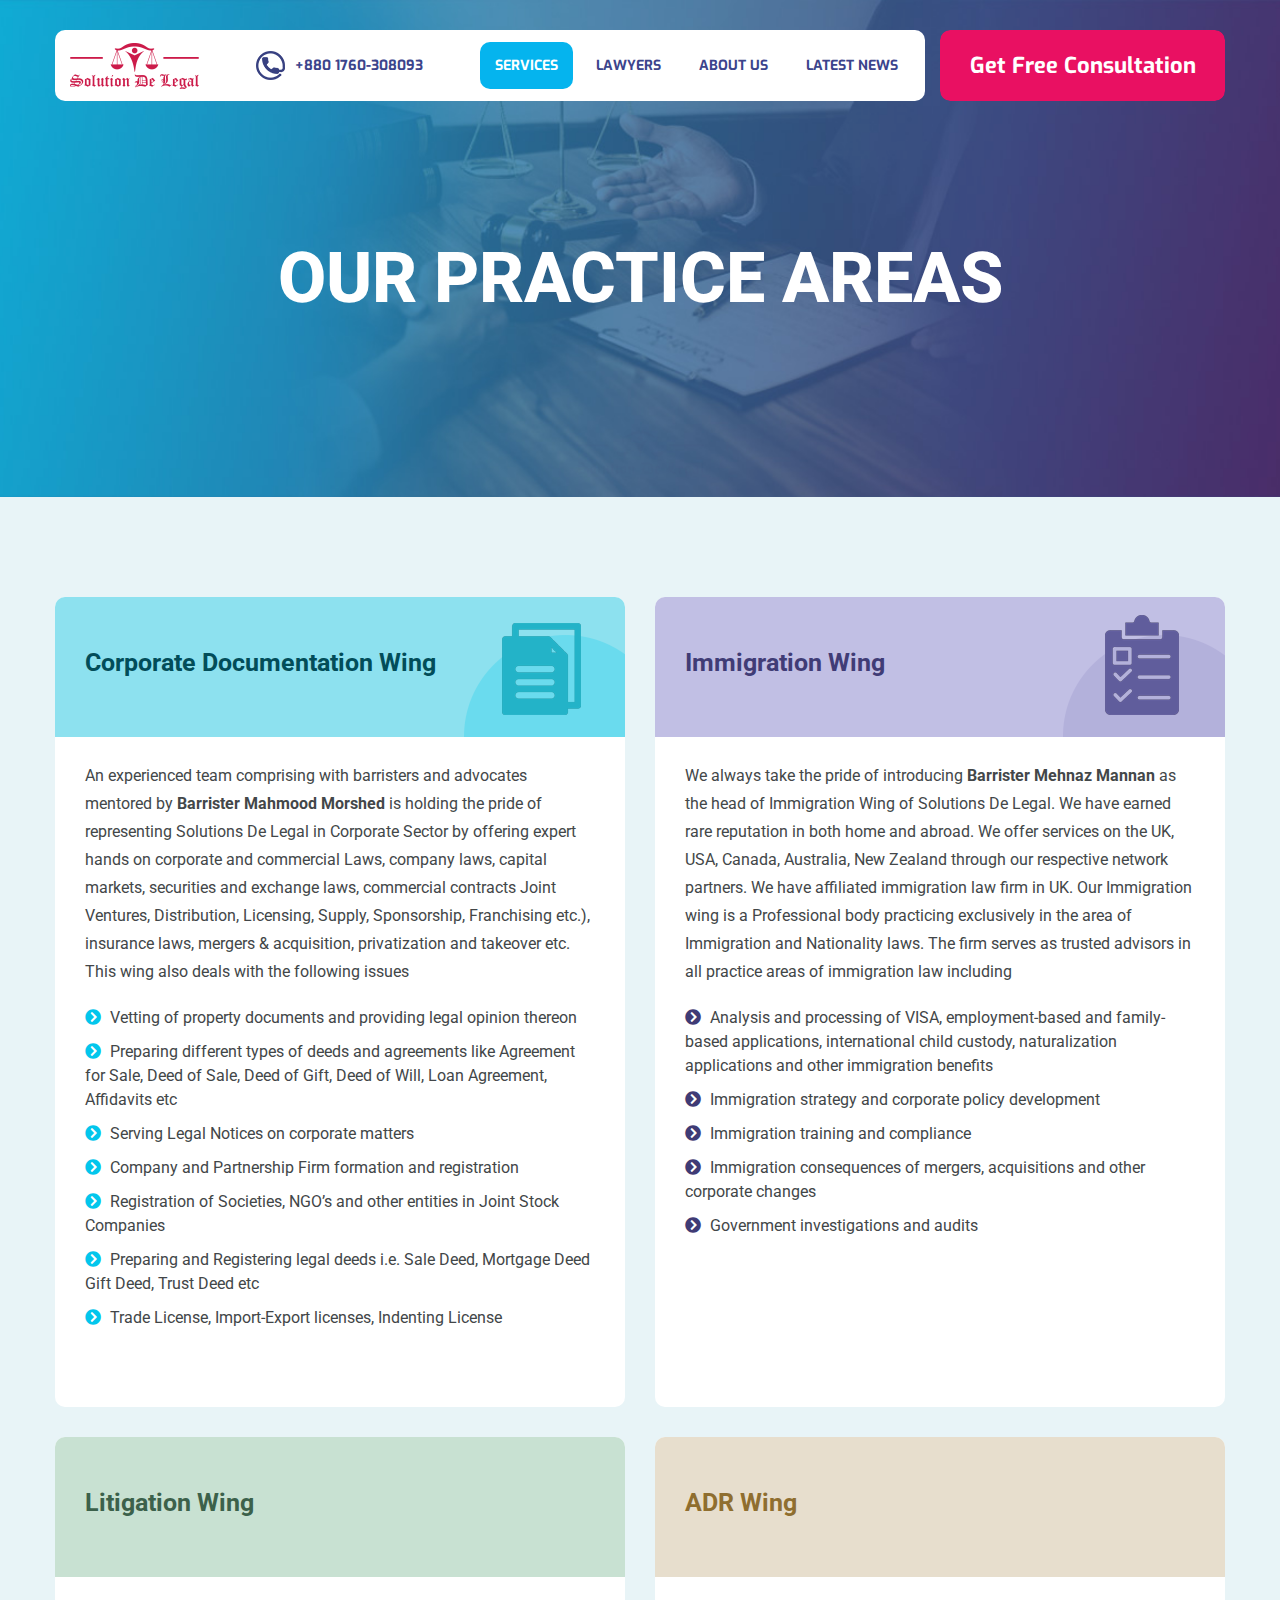
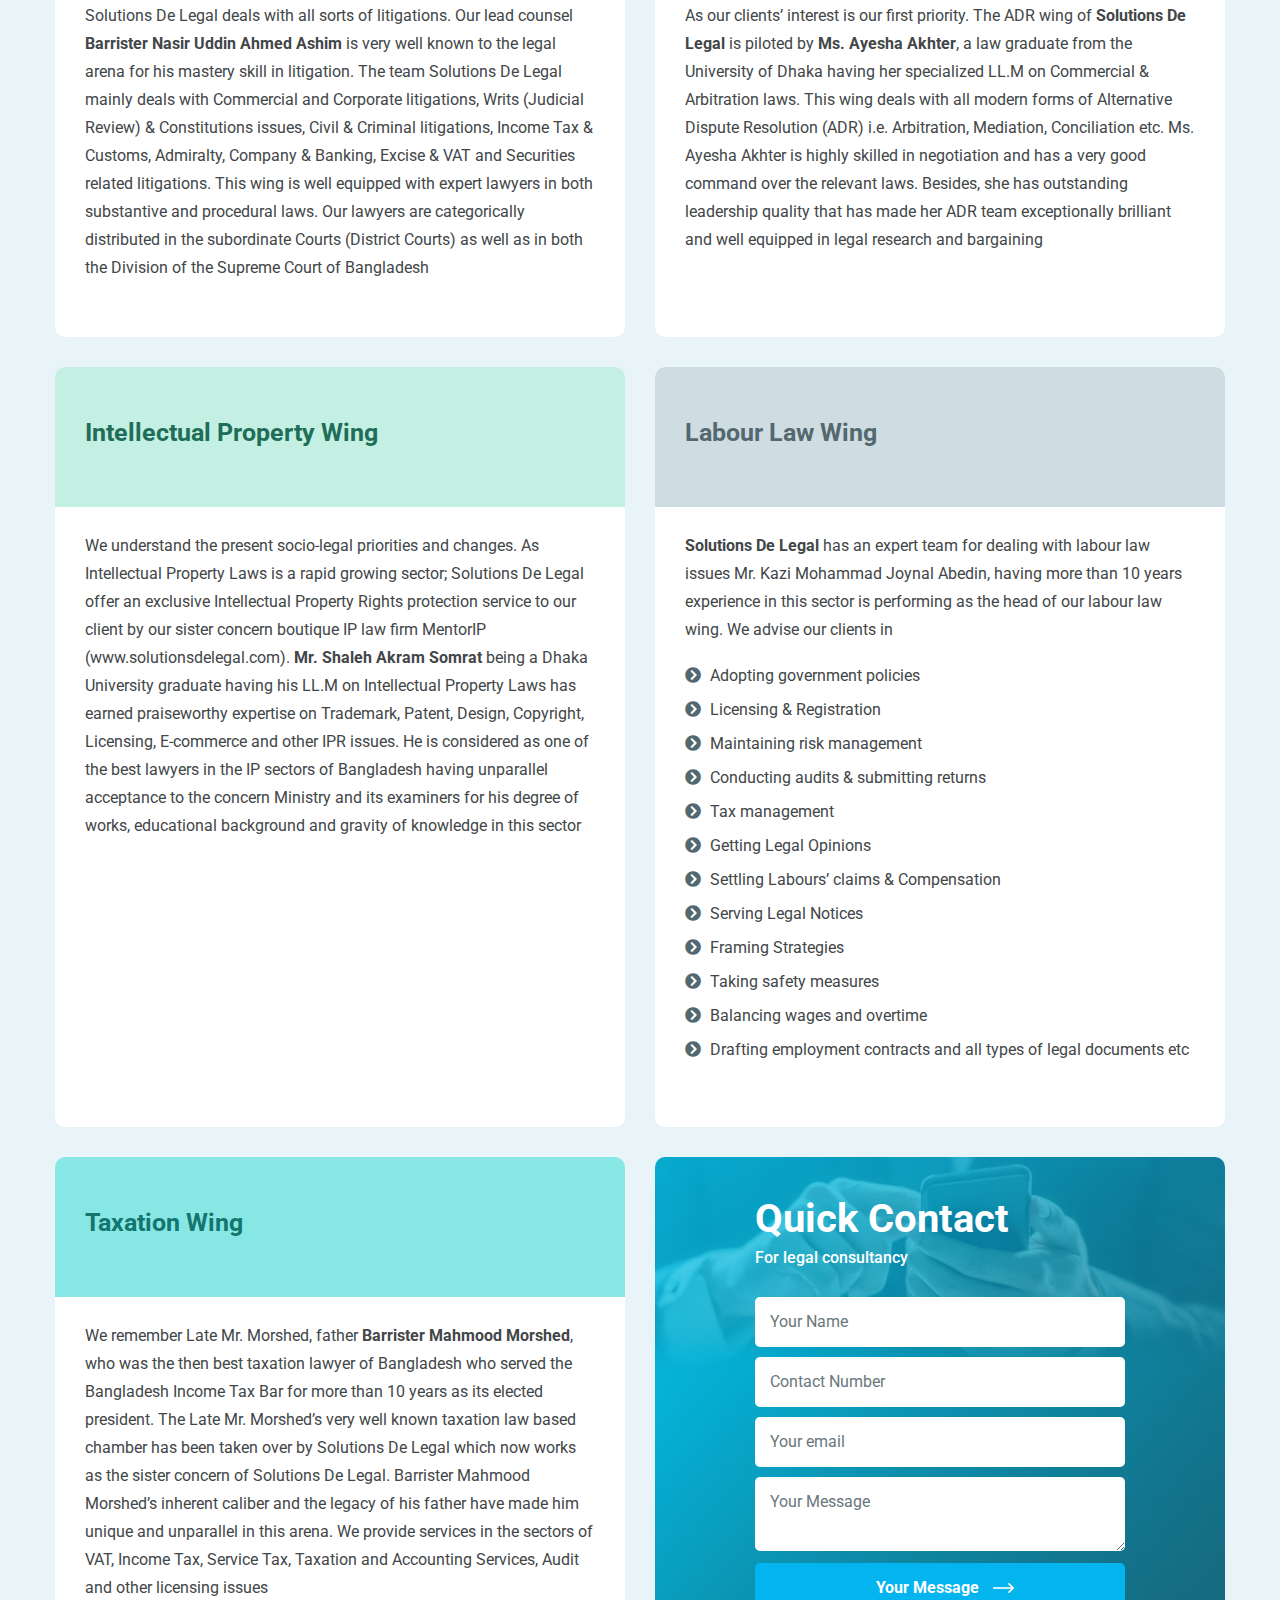
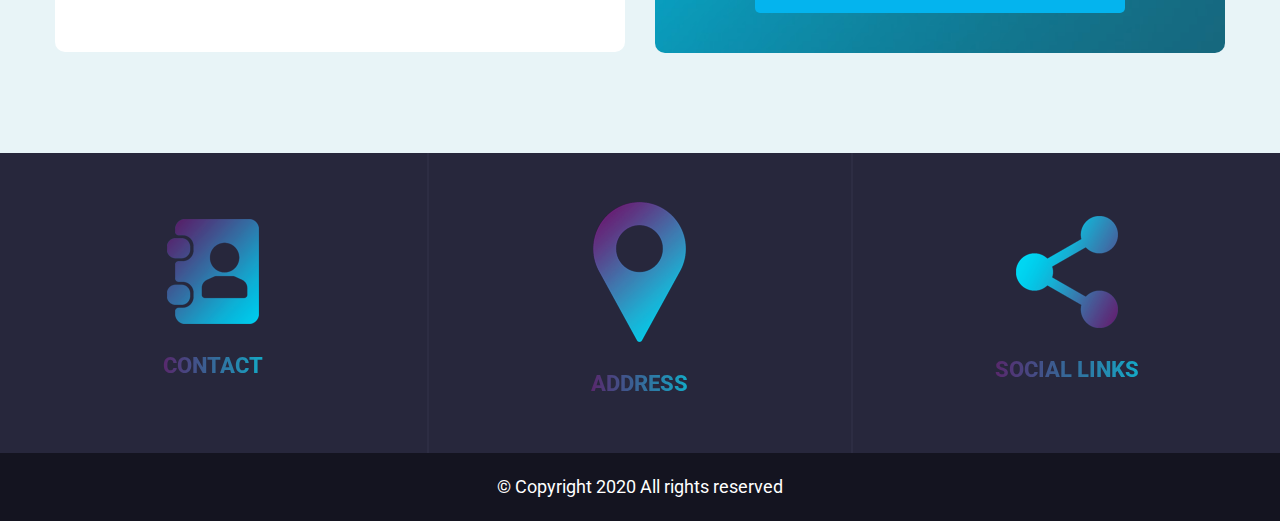
<file: service.html>
<!doctype html>
<html class="no-js" lang="en">

<head>

    <!--========= Required meta tags =========-->
    <meta charset="utf-8">
    <meta http-equiv="x-ua-compatible" content="ie=edge">
    <meta name="description" content="">
    <meta name="viewport" content="width=device-width, initial-scale=1, shrink-to-fit=no">

    <!--====== Title ======-->
    <title>Solutions De Legal</title>

    <!--====== Favicon ======-->
    <link rel="shortcut icon" href="assets/images/favicon.png" type="images/x-icon" />

    <!--====== CSS Here ======-->
    <link rel="stylesheet" href="assets/css/bootstrap.min.css">
    <link rel="stylesheet" href="assets/css/animate.min.css">
    <link rel="stylesheet" href="assets/css/font-awesome.min.css">
    <link rel="stylesheet" href="assets/css/lightcase.css">
    <link rel="stylesheet" href="assets/css/animate-headline.css">
    <link rel="stylesheet" href="assets/css/nice-select.css">
    <link rel="stylesheet" href="assets/css/owl.carousel.min.css">
    <link rel="stylesheet" href="assets/css/default.css">
    <link rel="stylesheet" href="assets/css/style.css">
    <link rel="stylesheet" href="assets/css/responsive.css">

</head>

<body>
    <!--[if lt IE 8]>
        <p class="browserupgrade">You are using an <strong>outdated</strong> browser. Please <a href="http://browsehappy.com/">upgrade your browser</a> to improve your experience.</p>
	<![endif]-->
	
<div id='preloader'>
	<div id='status'>
		<img src='assets/images/preloader.png' alt='LOADING....!!!!!' />
	</div>
</div>

    <!-- header start -->
    <header class="site-header">
        <div class="container">
            <div class="row">
                <div class="col-xl-9">
                    <div class="nav-area">
                        <a class="site-logo" href="index.html">
                            <img src="assets/images/logo.png" alt="">
                        </a>
                        <div class="conta-info">
                            <img src="assets/images/phone.png" alt="">
                            <a href="tel:+8801760-308093">+880 1760-308093</a>
                        </div>
                        <div class="main-menu">
                            <ul>
                                <li><a class="active" href="service.html">Services</a>
                                    <ul>
                                        <li><a href="service.html">Corporate Documentation Wing</a></li>
                                        <li><a href="service.html">Immigration Wing</a></li>
                                        <li><a href="service.html">Litigation Wing</a></li>
                                        <li><a href="service.html">ADR Wing</a></li>
                                        <li><a href="service.html">Intellectual Property Wing</a></li>
                                        <li><a href="service.html">Labour Law Wing</a></li>
                                    </ul>
                                </li>
                                <li><a href="team.html">LAWYERS</a></li>
                                <li><a href="about.html">About us</a></li>
                                <li><a href="blog.html">Latest News</a></li>
                            </ul>
                        </div>
                    </div>
                </div>
                <div class="col-xl-3 pl-0">
                    <a href="contact.html" class="site-btn">Get Free Consultation</a>
                </div>
            </div>
        </div>
    </header>
    <!-- header end -->

    <!-- Banner area start -->
    <section class="service-breadrumb bg_img" data-background="assets/images/service-bg.jpg">
        <div class="container">
            <div class="row justify-content-center">
                <div class="col-xl-10 text-center">
                    <h1 class="banner-title">OUR PRACTICE AREAS</h1>
                </div>
            </div>
        </div>
    </section>
    <!-- Banner area end -->

    <!-- Service area start -->
    <div class="service-area pt-100 pb-100">
        <div class="container">
            <div class="row service-box-wrap mt-none-30">
                <div class="col-lg-6 mt-30">
                    <div class="service-box">
                        <div class="service-top">
                            <h4 class="title">Corporate Documentation Wing</h4>
                            <div class="service-icon wow zoomIn">
                                <img src="assets/images/service-icon-1.png" alt="">
                            </div>
                        </div>
                        <div class="service-content">
                            <p>An experienced team comprising with barristers and advocates
                            mentored by <strong>Barrister Mahmood Morshed</strong> is holding the pride of
                            representing Solutions De Legal in Corporate Sector by offering expert
                            hands on corporate and commercial Laws, company laws, capital
                            markets, securities and exchange laws, commercial contracts Joint
                            Ventures, Distribution, Licensing, Supply, Sponsorship, Franchising etc.),
                            insurance laws, mergers & acquisition, privatization and takeover etc.
                            This wing also deals with the following issues</p>
                        </div>
                        <div class="service-list">
                            <ul>
                                <li><i class="fas fa-chevron-circle-right"></i> Vetting of property documents and providing legal opinion thereon</li>
                                <li><i class="fas fa-chevron-circle-right"></i> Preparing different types of deeds and agreements like Agreement
                                for Sale, Deed of Sale, Deed of Gift, Deed of Will, Loan Agreement,
                                Affidavits etc</li>
                                <li><i class="fas fa-chevron-circle-right"></i> Serving Legal Notices on corporate matters</li>
                                <li><i class="fas fa-chevron-circle-right"></i> Company and Partnership Firm formation and registration</li>
                                <li><i class="fas fa-chevron-circle-right"></i> Registration of Societies, NGO’s and other entities in Joint Stock
                                Companies</li>
                                <li><i class="fas fa-chevron-circle-right"></i> Preparing and Registering legal deeds i.e. Sale Deed, Mortgage Deed
                                Gift Deed, Trust Deed etc</li>
                                <li><i class="fas fa-chevron-circle-right"></i> Trade License, Import-Export licenses, Indenting License</li>
                            </ul>
                        </div>
                    </div>
                </div>
                <div class="col-lg-6 mt-30">
                    <div class="service-box">
                        <div class="service-top">
                            <h4 class="title">Immigration Wing</h4>
                            <div class="service-icon wow zoomIn">
                                <img src="assets/images/service-icon-2.png" alt="">
                            </div>
                        </div>
                        <div class="service-content">
                            <p>We always take the pride of introducing <strong>Barrister Mehnaz Mannan</strong> as
                            the head of Immigration Wing of Solutions De Legal. We have earned
                            rare reputation in both home and abroad. We offer services on the UK,
                            USA, Canada, Australia, New Zealand through our respective network
                            partners. We have affiliated immigration law firm in UK. Our Immigration
                            wing is a Professional body practicing exclusively in the area of
                            Immigration and Nationality laws. The firm serves as trusted advisors in
                            all practice areas of immigration law including</p>
                        </div>
                        <div class="service-list">
                            <ul>
                                <li><i class="fas fa-chevron-circle-right"></i> Analysis and processing of VISA, employment-based and family-based
                                applications, international child custody, naturalization applications and
                                other immigration benefits</li>
                                <li><i class="fas fa-chevron-circle-right"></i> Immigration strategy and corporate policy development</li>
                                <li><i class="fas fa-chevron-circle-right"></i> Immigration training and compliance</li>
                                <li><i class="fas fa-chevron-circle-right"></i> Immigration consequences of mergers, acquisitions and other
                                corporate changes</li>
                                <li><i class="fas fa-chevron-circle-right"></i> Government investigations and audits</li>
                            </ul>
                        </div>
                    </div>
                </div>
                <div class="col-lg-6 mt-30">
                    <div class="service-box">
                        <div class="service-top">
                            <h4 class="title">Litigation Wing</h4>
                            <div class="service-icon wow zoomIn">
                                <img src="assets/images/service-icon-3.png" alt="">
                            </div>
                        </div>
                        <div class="service-content">
                            <p>Solutions De Legal deals with all sorts of litigations. Our lead counsel
                            <strong>Barrister Nasir Uddin Ahmed Ashim</strong> is very well known to the legal
                            arena for his mastery skill in litigation. The team Solutions De Legal
                            mainly deals with Commercial and Corporate litigations, Writs
                            (Judicial Review) & Constitutions issues, Civil & Criminal litigations,
                            Income Tax & Customs, Admiralty, Company & Banking, Excise & VAT
                            and Securities related litigations. This wing is well equipped with expert
                            lawyers in both substantive and procedural laws. Our lawyers are
                            categorically distributed in the subordinate Courts (District Courts)
                            as well as in both the Division of the Supreme Court of Bangladesh</p>
                        </div>
                    </div>
                </div>
                <div class="col-lg-6 mt-30">
                    <div class="service-box">
                        <div class="service-top">
                            <h4 class="title">ADR Wing</h4>
                            <div class="service-icon wow zoomIn">
                                <img src="assets/images/service-icon-4.png" alt="">
                            </div>
                        </div>
                        <div class="service-content">
                            <p>As our clients’ interest is our first priority. The ADR wing of
                            <strong>Solutions De Legal</strong> is piloted by <strong>Ms. Ayesha Akhter</strong>, a law graduate from
                            the University of Dhaka having her specialized LL.M on Commercial &
                            Arbitration laws. This wing deals with all modern forms of Alternative
                            Dispute Resolution (ADR) i.e. Arbitration, Mediation, Conciliation etc.
                            Ms. Ayesha Akhter is highly skilled in negotiation and has a very good
                            command over the relevant laws. Besides, she has outstanding
                            leadership quality that has made her ADR team exceptionally brilliant
                            and well equipped in legal research and bargaining</p>
                        </div>
                    </div>
                </div>
                <div class="col-lg-6 mt-30">
                    <div class="service-box">
                        <div class="service-top">
                            <h4 class="title">Intellectual Property Wing</h4>
                            <div class="service-icon wow zoomIn">
                                <img src="assets/images/service-icon-5.png" alt="">
                            </div>
                        </div>
                        <div class="service-content">
                            <p>We understand the present socio-legal priorities and changes. As
                            Intellectual Property Laws is a rapid growing sector; Solutions De Legal
                            offer an exclusive Intellectual Property Rights protection service to our
                            client by our sister concern boutique IP law firm MentorIP
                            (www.solutionsdelegal.com). <strong>Mr. Shaleh Akram Somrat</strong> being a Dhaka
                            University graduate having his LL.M on Intellectual Property Laws has
                            earned praiseworthy expertise on Trademark, Patent, Design,
                            Copyright, Licensing, E-commerce and other IPR issues. He is
                            considered as one of the best lawyers in the IP sectors of Bangladesh
                            having unparallel acceptance to the concern Ministry and its examiners
                            for his degree of works, educational background and gravity of
                            knowledge in this sector</p>
                        </div>
                    </div>
                </div>
                <div class="col-lg-6 mt-30">
                    <div class="service-box">
                        <div class="service-top">
                            <h4 class="title">Labour Law Wing</h4>
                            <div class="service-icon wow zoomIn">
                                <img src="assets/images/service-icon-6.png" alt="">
                            </div>
                        </div>
                        <div class="service-content">
                            <p><strong>Solutions De Legal</strong> has an expert team for dealing with labour law issues
                            Mr. Kazi Mohammad Joynal Abedin, having more than 10 years
                            experience in this sector is performing as the head of our labour law
                            wing. We advise our clients in</p>
                        </div>
                        <div class="service-list">
                            <ul>
                                <li><i class="fas fa-chevron-circle-right"></i> Adopting government policies</li>
                                <li><i class="fas fa-chevron-circle-right"></i> Licensing & Registration</li>
                                <li><i class="fas fa-chevron-circle-right"></i> Maintaining risk management</li>
                                <li><i class="fas fa-chevron-circle-right"></i> Conducting audits & submitting returns</li>
                                <li><i class="fas fa-chevron-circle-right"></i> Tax management</li>
                                <li><i class="fas fa-chevron-circle-right"></i> Getting Legal Opinions</li>
                                <li><i class="fas fa-chevron-circle-right"></i> Settling Labours’ claims & Compensation</li>
                                <li><i class="fas fa-chevron-circle-right"></i> Serving Legal Notices</li>
                                <li><i class="fas fa-chevron-circle-right"></i> Framing Strategies</li>
                                <li><i class="fas fa-chevron-circle-right"></i> Taking safety measures</li>
                                <li><i class="fas fa-chevron-circle-right"></i> Balancing wages and overtime</li>
                                <li><i class="fas fa-chevron-circle-right"></i> Drafting employment contracts and all types of legal documents etc</li>
                            </ul>
                        </div>
                    </div>
                </div>
                <div class="col-lg-6 mt-30">
                    <div class="service-box">
                        <div class="service-top">
                            <h4 class="title">Taxation Wing</h4>
                            <div class="service-icon wow zoomIn">
                                <img src="assets/images/service-icon-7.png" alt="">
                            </div>
                        </div>
                        <div class="service-content">
                            <p>We remember Late Mr. Morshed, father <strong>Barrister Mahmood Morshed</strong>,
                            who was the then best taxation lawyer of Bangladesh who served the
                            Bangladesh Income Tax Bar for more than 10 years as its elected
                            president. The Late Mr. Morshed’s very well known taxation law based
                            chamber has been taken over by Solutions De Legal which now works
                            as the sister concern of Solutions De Legal. Barrister Mahmood
                            Morshed’s inherent caliber and the legacy of his father have made him
                            unique and unparallel in this arena. We provide services in the sectors
                            of VAT, Income Tax, Service Tax, Taxation and Accounting Services,
                            Audit and other licensing issues</p>
                        </div>
                    </div>
                </div>
                <div class="col-lg-6 mt-30">
                    <div class="contact-box bg_img" data-background="assets/images/contact-box-bg.jpg">
                        <h4 class="title">Quick Contact</h4>
                        <h5 class="sub-title">For legal consultancy</h5>
                        <div class="contact-box-form">
                            <form action="index.html">
                                <div class="form-group">
                                    <input type="text" placeholder="Your Name">
                                </div>
                                <div class="form-group">
                                    <input type="number" placeholder="Contact Number">
                                </div>
                                <div class="form-group">
                                    <input type="email" placeholder="Your email">
                                </div>
                                <div class="form-group">
                                    <textarea placeholder="Your Message"></textarea>
                                </div>
                                <div class="form-group">
                                    <button type="submit">Your Message <img src="assets/images/message-arrow.png" alt=""></button>
                                </div>
                            </form>
                        </div>
                    </div>
                </div>
            </div>
        </div>
    </div>
    <!-- Service area end -->

    <!-- footer start -->
    <footer class="site-footer">
        <div class="container-fluid p-0">
            <div class="row no-gutters">
                <div class="col-xl-4">
                    <div class="footer-box-wrap">
                        <div class="singel-footer-box front">
                            <div class="icon mb-30">
                                <img src="assets/images/icon-1.png" alt="">
                            </div>
                            <h4 class="title">Contact</h4>
                        </div>
                        <div class="singel-footer-box back">
                            <div class="address">
                                <a href="#0">info@solutionsdelegal.com</a>
                                <a href="#0">+88 01760308039</a>
                            </div>
                        </div>
                    </div>
                </div>
                <div class="col-xl-4">
                    <div class="footer-box-wrap border-lef-right">
                        <div class="singel-footer-box front">
                            <div class="icon mb-30">
                                <img src="assets/images/icon-2.png" alt="">
                            </div>
                            <h4 class="title">Address</h4>
                        </div>
                        <div class="singel-footer-box back">
                            <div class="address">
                                <div class="box">
                                    <h4 class="title-inner">Court Chamber</h4>
                                    <p>
                                        Room#110 (old)
                                        Supreme Court Bar Association Building, Dhaka, Bangladesh</p>
                                </div>
                                <div class="box">
                                    <h4 class="title-inner">Corporate Chamber</h4>
                                    <p>
                                        Suit#501, Concord Tower
                                        113 Kazi Nazrul Islam Avenue, Dhaka-1000 Bangladesh.</p>
                                </div>
                            </div>
                        </div>
                    </div>
                </div>
                <div class="col-xl-4">
                    <div class="footer-box-wrap">
                        <div class="singel-footer-box front">
                            <div class="icon mb-30">
                                <img src="assets/images/icon-3.png" alt="">
                            </div>
                            <h4 class="title">Social links</h4>
                        </div>
                        <div class="singel-footer-box back">
                            <div class="social-links">
                                <a href="#0"><i class="fab fa-facebook-f"></i></a>
                                <a href="#0"><i class="fab fa-youtube"></i></a>
                            </div>
                        </div>
                    </div>
                </div>
            </div>
        </div>
        <div class="copyright-text">
            <div class="container">
                <div class="row">
                    <div class="col-xl-12">
                        <p>&copy; Copyright 2020 All rights reserved </p>
                    </div>
                </div>
            </div>
        </div>
    </footer>
    <!-- footer end -->

    <!--========= JS Here =========-->
    <script src="assets/js/jquery-2.2.4.min.js"></script>
    <script src="assets/js/bootstrap.min.js"></script>
    <script src="assets/js/animate-headline.js"></script>
    <script src="assets/js/jquery.nice-select.min.js"></script>
    <script src="assets/js/lightcase.js"></script>
    <script src="assets/js/owl.carousel.min.js"></script>
    <script src="assets/js/wow.min.js"></script>
    <script src="assets/js/main.js"></script>
</body>

</html>
</file>
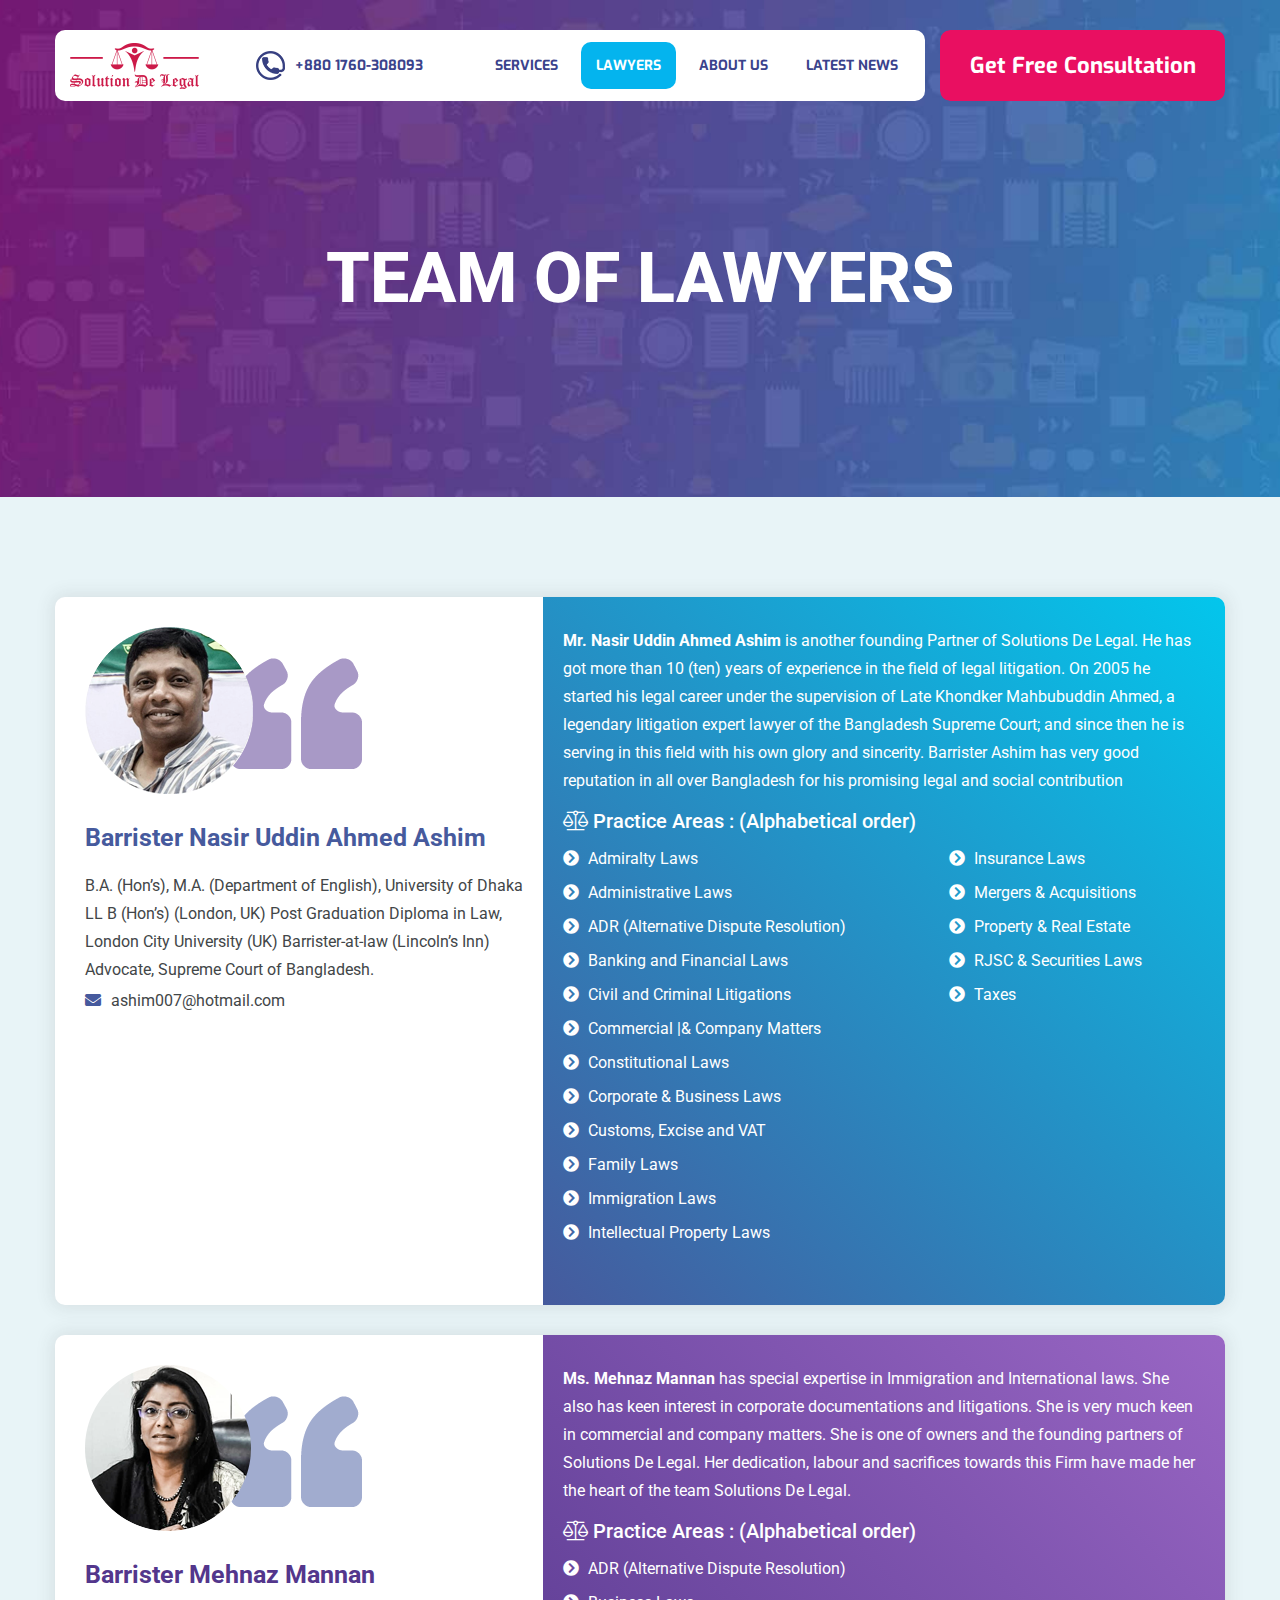
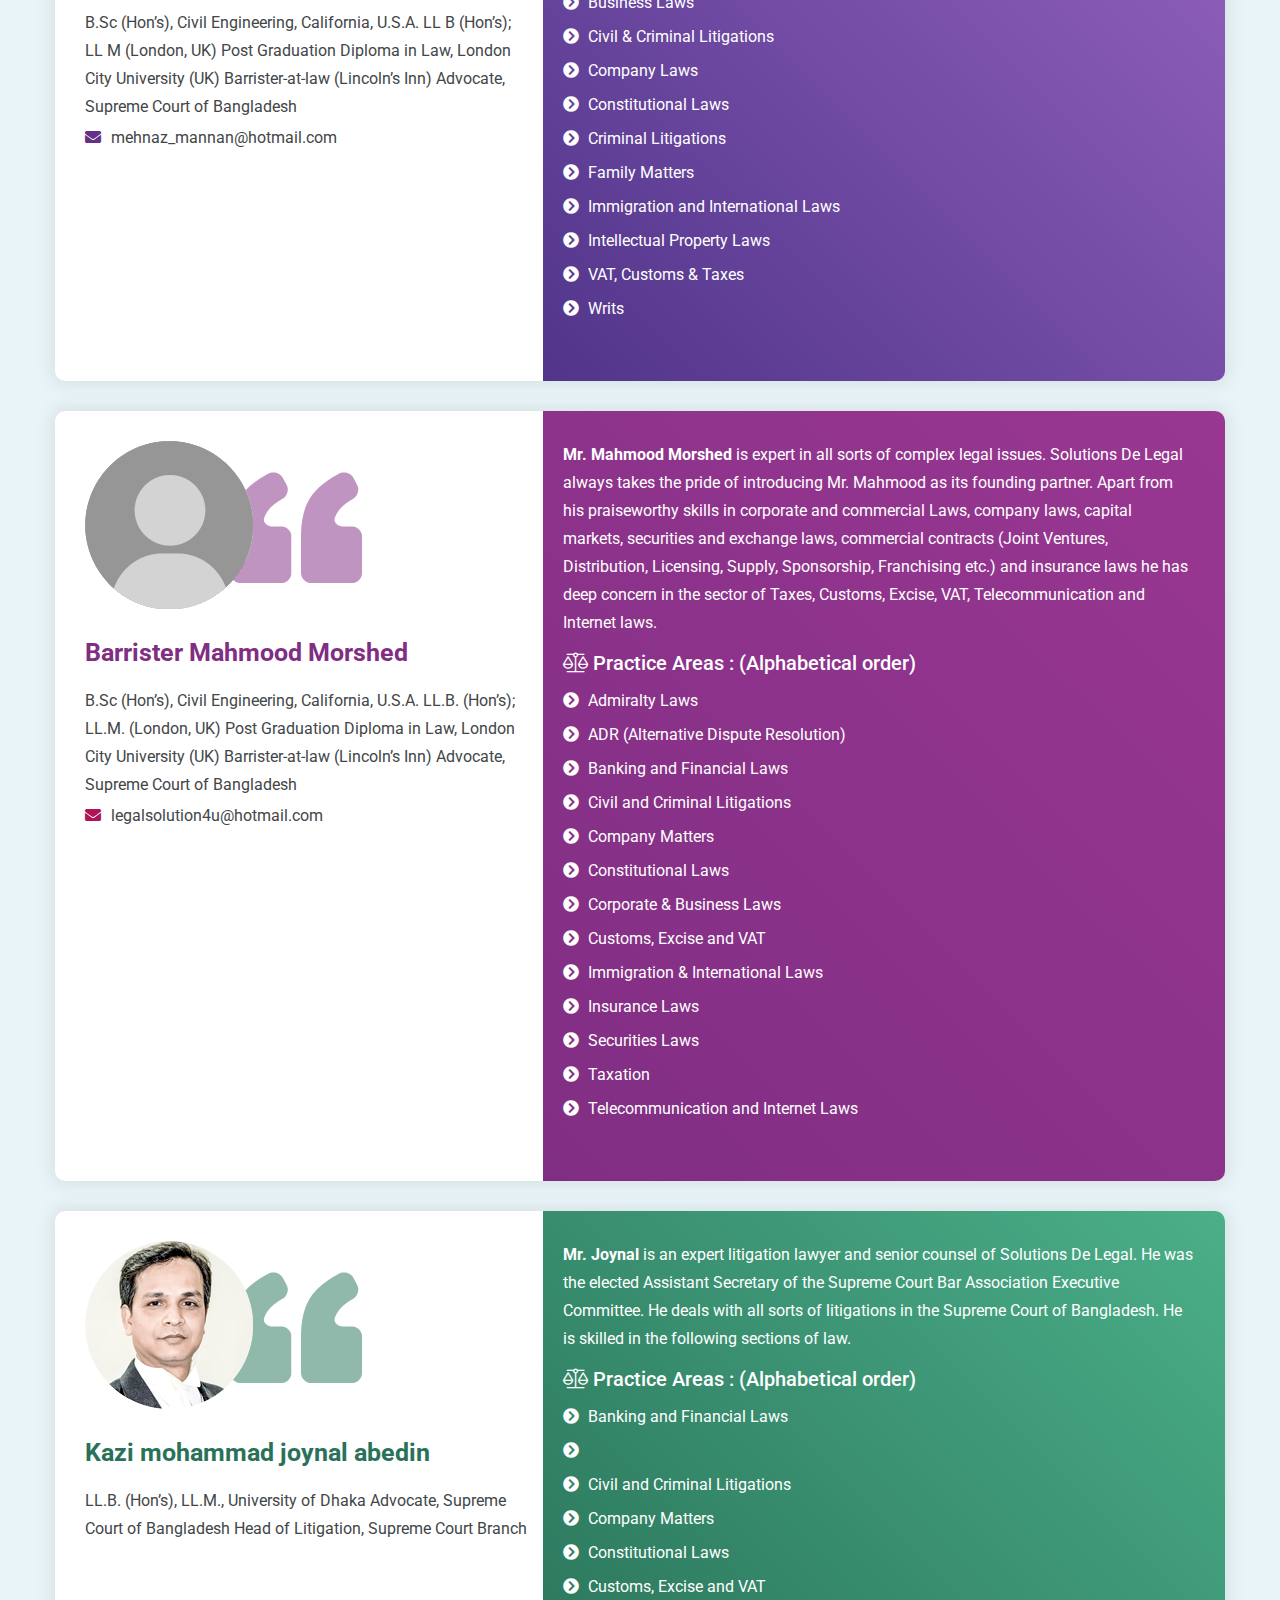
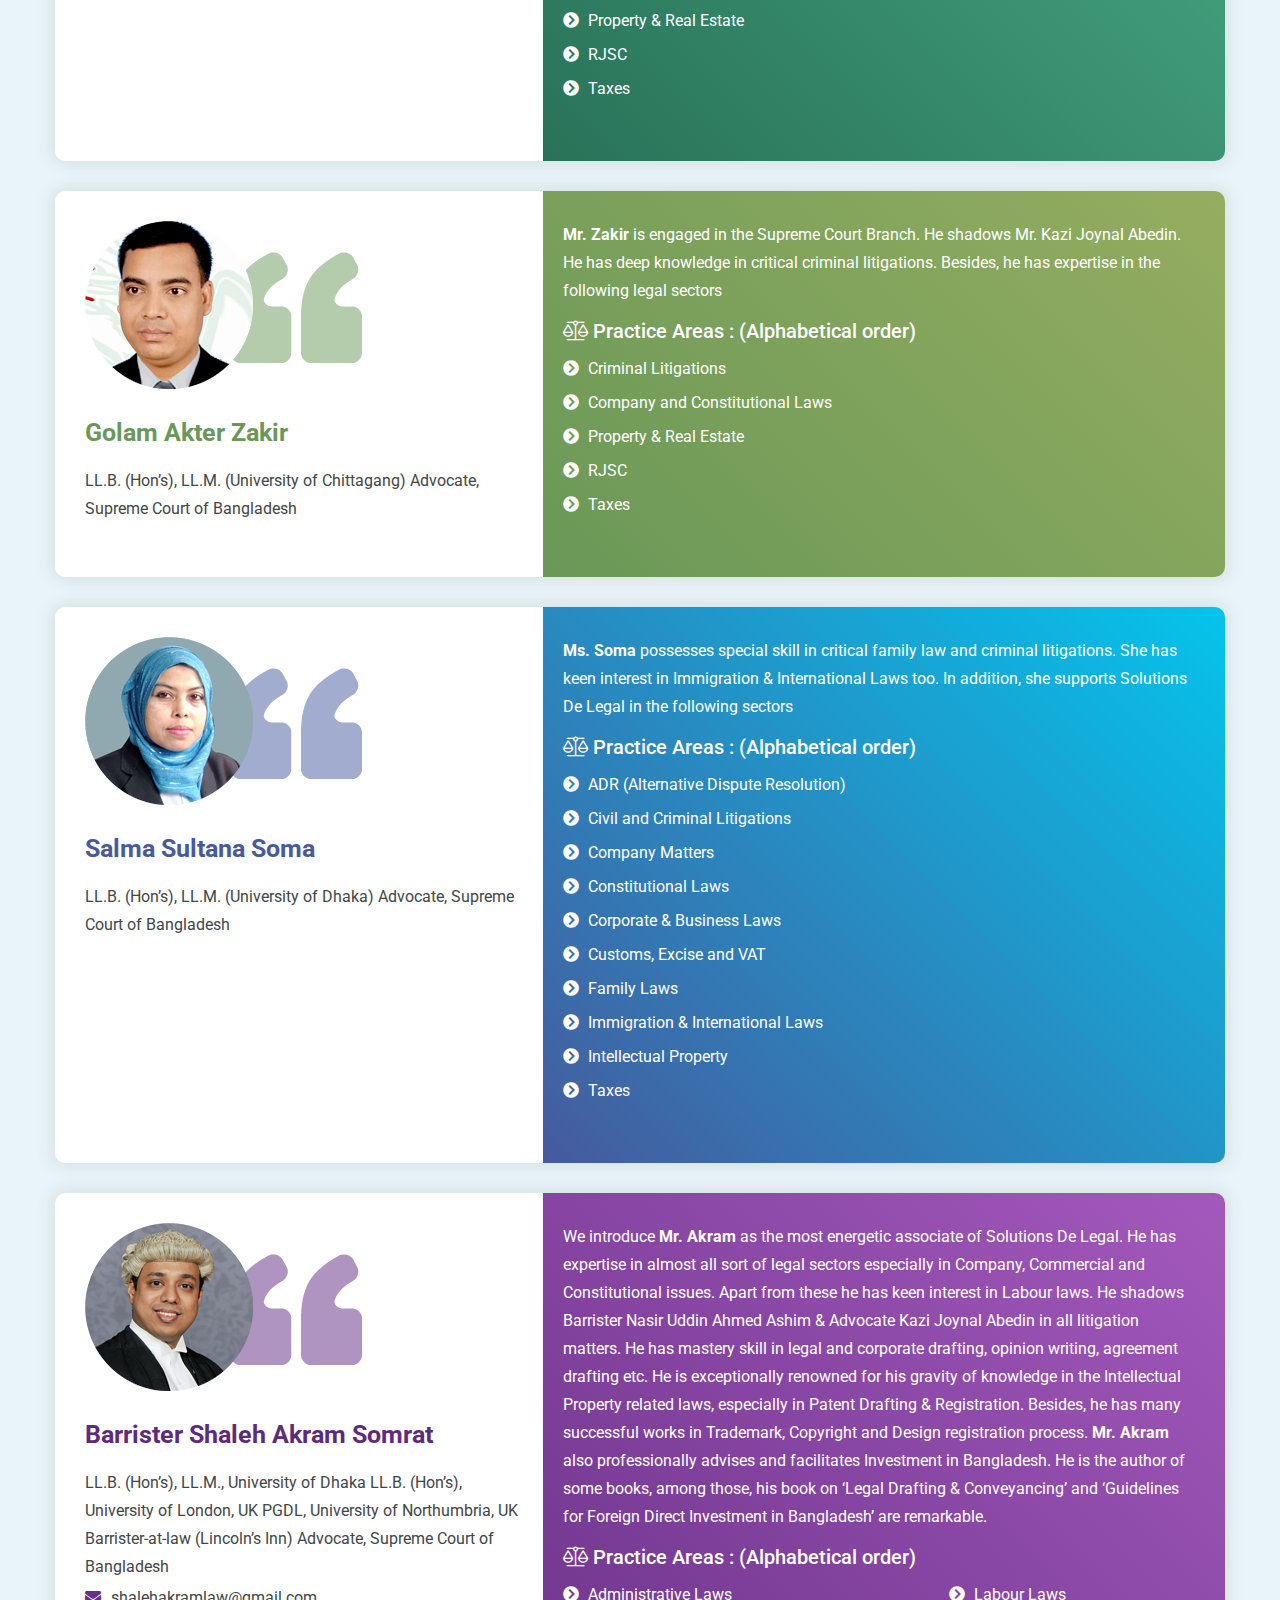
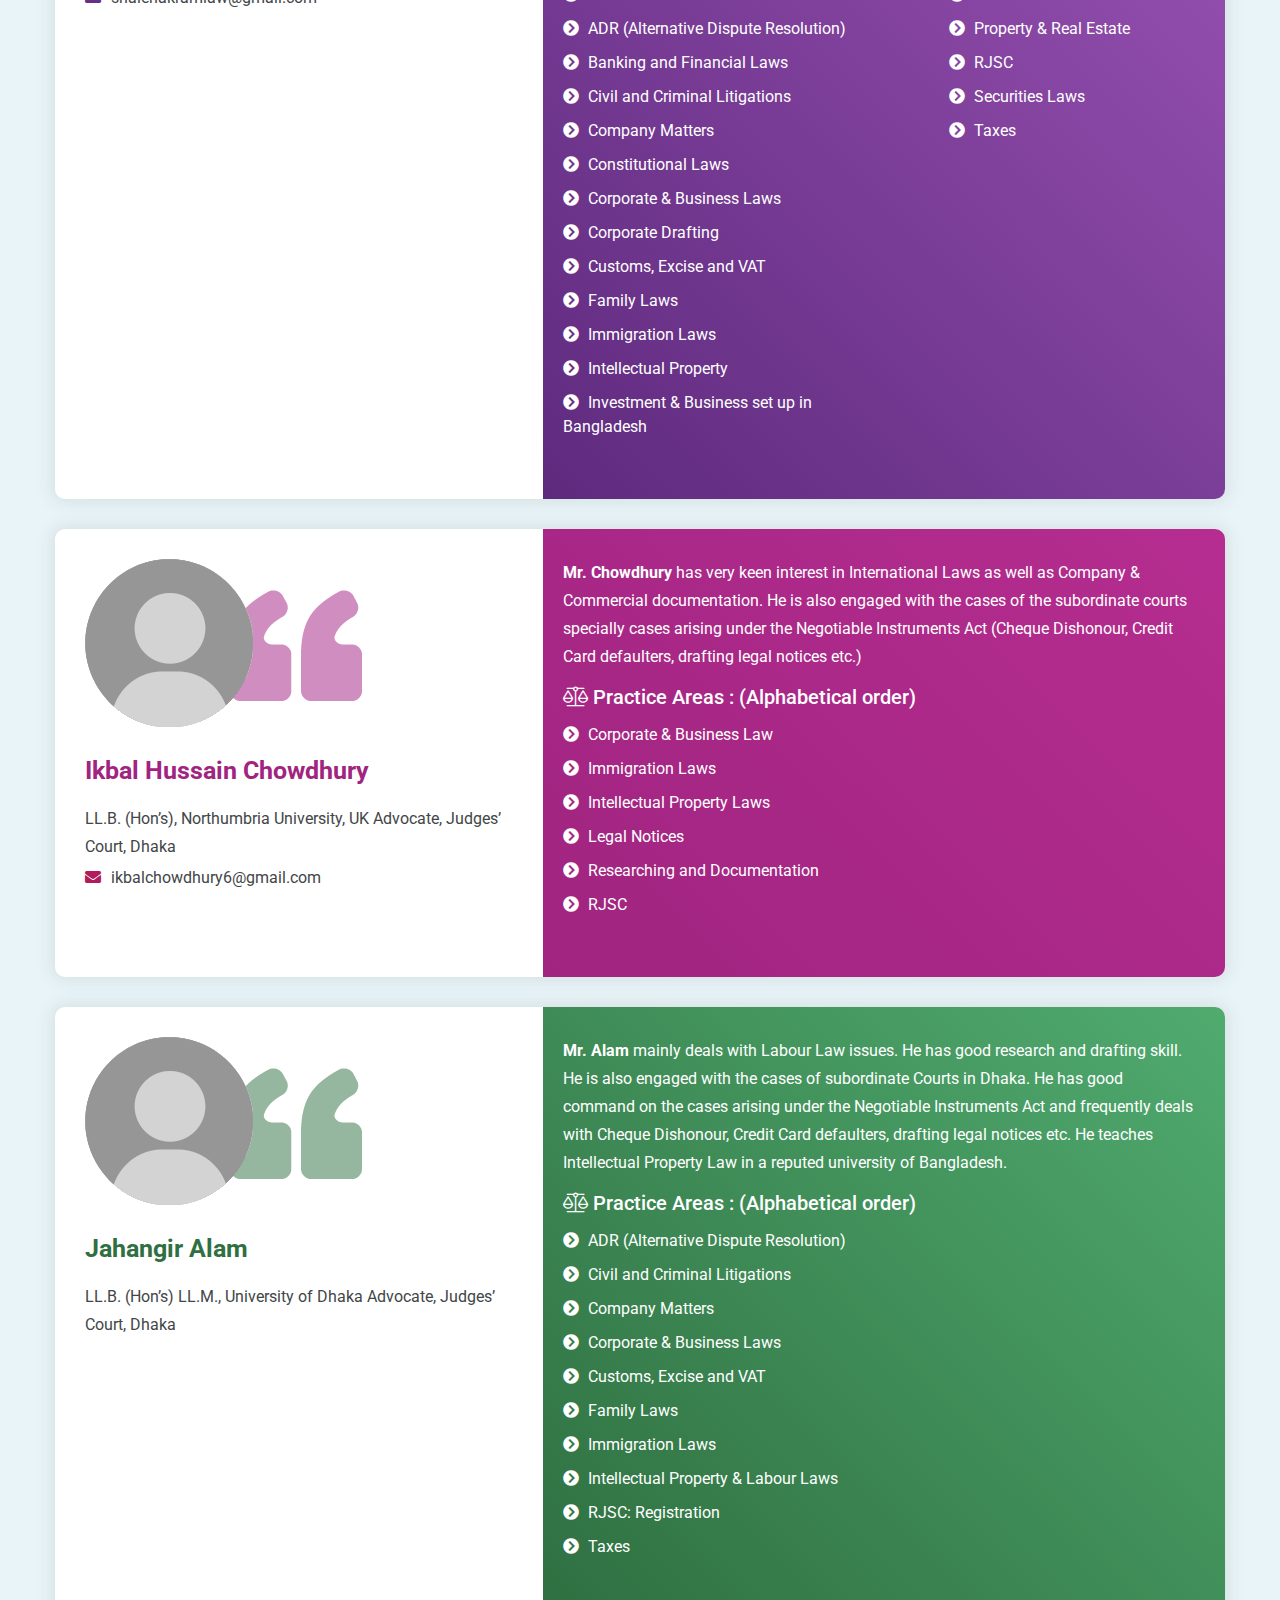
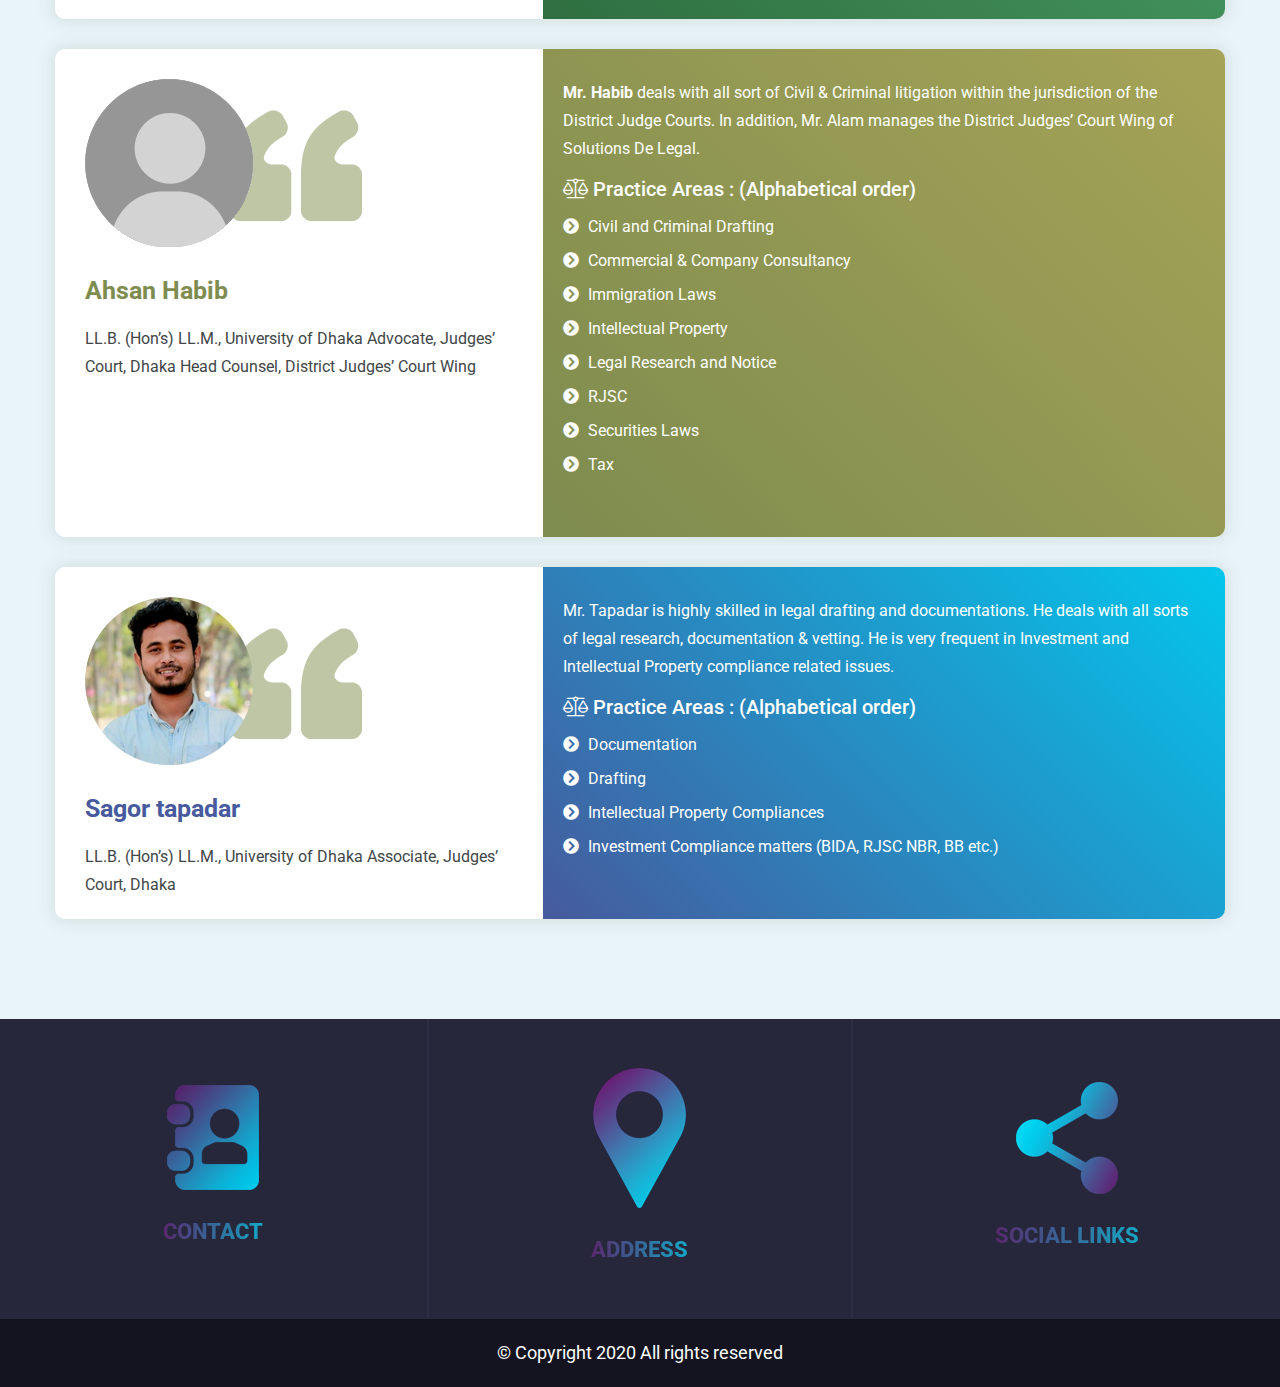
<file: team.html>
<!doctype html>
<html class="no-js" lang="en">

<head>

    <!--========= Required meta tags =========-->
    <meta charset="utf-8">
    <meta http-equiv="x-ua-compatible" content="ie=edge">
    <meta name="description" content="">
    <meta name="viewport" content="width=device-width, initial-scale=1, shrink-to-fit=no">

    <!--====== Title ======-->
    <title>Solutions De Legal</title>

    <!--====== Favicon ======-->
    <link rel="shortcut icon" href="assets/images/favicon.png" type="images/x-icon" />

    <!--====== CSS Here ======-->
    <link rel="stylesheet" href="assets/css/bootstrap.min.css">
    <link rel="stylesheet" href="assets/css/animate.min.css">
    <link rel="stylesheet" href="assets/css/font-awesome.min.css">
    <link rel="stylesheet" href="assets/css/lightcase.css">
    <link rel="stylesheet" href="assets/css/animate-headline.css">
    <link rel="stylesheet" href="assets/css/nice-select.css">
    <link rel="stylesheet" href="assets/css/owl.carousel.min.css">
    <link rel="stylesheet" href="assets/css/default.css">
    <link rel="stylesheet" href="assets/css/style.css">
    <link rel="stylesheet" href="assets/css/responsive.css">

</head>

<body>
    <!--[if lt IE 8]>
        <p class="browserupgrade">You are using an <strong>outdated</strong> browser. Please <a href="http://browsehappy.com/">upgrade your browser</a> to improve your experience.</p>
	<![endif]-->
	
<div id='preloader'>
	<div id='status'>
		<img src='assets/images/preloader.png' alt='LOADING....!!!!!' />
	</div>
</div>

    <!-- header start -->
    <header class="site-header">
        <div class="container">
            <div class="row">
                <div class="col-xl-9">
                    <div class="nav-area">
                        <a class="site-logo" href="index.html">
                            <img src="assets/images/logo.png" alt="">
                        </a>
                        <div class="conta-info">
                            <img src="assets/images/phone.png" alt="">
                            <a href="tel:+8801760-308093">+880 1760-308093</a>
                        </div>
                        <div class="main-menu">
                            <ul>
                                <li><a href="service.html">Services</a>
                                    <ul>
                                        <li><a href="service.html">Corporate Documentation Wing</a></li>
                                        <li><a href="service.html">Immigration Wing</a></li>
                                        <li><a href="service.html">Litigation Wing</a></li>
                                        <li><a href="service.html">ADR Wing</a></li>
                                        <li><a href="service.html">Intellectual Property Wing</a></li>
                                        <li><a href="service.html">Labour Law Wing</a></li>
                                    </ul>
                                </li>
                                <li><a class="active" href="team.html">LAWYERS</a></li>
                                <li><a href="about.html">About us</a></li>
                                <li><a href="blog.html">Latest News</a></li>
                            </ul>
                        </div>
                    </div>
                </div>
                <div class="col-xl-3 pl-0">
                    <a href="contact.html" class="site-btn">Get Free Consultation</a>
                </div>
            </div>
        </div>
    </header>
    <!-- header end -->

    <!-- Banner area start -->
    <section class="service-breadrumb bg_img" data-background="assets/images/team-bg.jpg">
        <div class="container">
            <div class="row justify-content-center">
                <div class="col-xl-10 text-center">
                    <h1 class="banner-title">TEAM OF LAWYERS</h1>
                </div>
            </div>
        </div>
    </section>
    <!-- Banner area end -->

    <!-- team-area start -->
    <section class="team-area pt-100 pb-100">
        <div class="container">
            <div class="row team-wrap mt-none-30">
                <div class="col-xl-12 mt-30">
                    <div class="single-team-box">
                        <div class="row no-gutters">
                            <div class="col-xl-5">
                                <div class="team-box-left">
                                    <div class="thumb">
                                        <img src="assets/images/Barrister Nasir Uddin Ahmed Ashim.png" alt="">
                                        <div class="quote-icon">
                                            <img src="assets/images/q-icon-2.png" alt="">
                                        </div>
                                    </div>
                                    <div class="content">
                                        <h4 class="name">Barrister Nasir Uddin Ahmed Ashim</h4>
                                        <p>B.A. (Hon’s), M.A. (Department of English), University of Dhaka
                                            LL B (Hon’s) (London, UK)
                                            Post Graduation Diploma in Law, London City University (UK)
                                            Barrister-at-law (Lincoln’s Inn)
                                            Advocate, Supreme Court of Bangladesh.
                                        </p>
                                        <ul>
                                            <li><a href="#"><i class="fas fa-envelope"></i>ashim007@hotmail.com</a></li>
                                        </ul>
                                    </div>
                                </div>
                            </div>
                            <div class="col-xl-7">
                                <div class="team-box-right">
                                    <p><strong>Mr. Nasir Uddin Ahmed Ashim</strong> is another founding Partner of Solutions De Legal.
                                        He has got more than 10 (ten) years of experience in the field of legal litigation.
                                        On 2005 he started his legal career under the supervision of Late Khondker
                                        Mahbubuddin Ahmed, a legendary litigation expert lawyer of the Bangladesh Supreme
                                        Court; and since then he is serving in this field with his own glory and sincerity. Barrister
                                        Ashim has very good reputation in all over Bangladesh for his promising legal and
                                        social contribution</p>
                                    <div class="content">
                                        <h4 class="title"><i class="fal fa-balance-scale"></i> Practice Areas : (Alphabetical order)
                                        </h4>
                                        <div class="row">
                                            <div class="col-xl-6">
                                                <div class="service-list">
                                                    <ul>
                                                        <li><i class="fas fa-chevron-circle-right"></i> Admiralty Laws</li>
                                                        <li><i class="fas fa-chevron-circle-right"></i> Administrative Laws</li>
                                                        <li><i class="fas fa-chevron-circle-right"></i> ADR (Alternative Dispute
                                                            Resolution)</li>
                                                        <li><i class="fas fa-chevron-circle-right"></i> Banking and Financial Laws</li>
                                                        <li><i class="fas fa-chevron-circle-right"></i> Civil and Criminal Litigations
                                                        </li>
                                                        <li><i class="fas fa-chevron-circle-right"></i> Commercial |& Company Matters
                                                        </li>
                                                        <li><i class="fas fa-chevron-circle-right"></i> Constitutional Laws</li>
                                                        <li><i class="fas fa-chevron-circle-right"></i> Corporate & Business Laws</li>
                                                        <li><i class="fas fa-chevron-circle-right"></i> Customs, Excise and VAT</li>
                                                        <li><i class="fas fa-chevron-circle-right"></i> Family Laws</li>
                                                        <li><i class="fas fa-chevron-circle-right"></i> Immigration Laws</li>
                                                        <li><i class="fas fa-chevron-circle-right"></i> Intellectual Property Laws</li>
                                                    </ul>
                                                </div>
                                            </div>
                                            <div class="col-xl-5 offset-xl-1">
                                                <div class="service-list">
                                                    <ul>
                                                        <li><i class="fas fa-chevron-circle-right"></i> Insurance Laws</li>
                                                        <li><i class="fas fa-chevron-circle-right"></i> Mergers & Acquisitions</li>
                                                        <li><i class="fas fa-chevron-circle-right"></i> Property & Real Estate</li>
                                                        <li><i class="fas fa-chevron-circle-right"></i> RJSC & Securities Laws</li>
                                                        <li><i class="fas fa-chevron-circle-right"></i> Taxes</li>
                                                    </ul>
                                                </div>
                                            </div>
                                        </div>
                                    </div>
                                </div>
                            </div>
                        </div>
                    </div>
                </div>
                <div class="col-xl-12 mt-30">
                    <div class="single-team-box">
                        <div class="row no-gutters">
                            <div class="col-xl-5">
                                <div class="team-box-left">
                                    <div class="thumb">
                                        <img src="assets/images/Barrister Mehnaz Mannan.png" alt="">
                                        <div class="quote-icon">
                                            <img src="assets/images/q-icon-1.png" alt="">
                                        </div>
                                    </div>
                                    <div class="content">
                                        <h4 class="name">Barrister Mehnaz Mannan</h4>
                                        <p>B.Sc (Hon’s), Civil Engineering, California, U.S.A.
                                        LL B (Hon’s); LL M (London, UK)
                                        Post Graduation Diploma in Law, London City University (UK)
                                        Barrister-at-law (Lincoln’s Inn)
                                        Advocate, Supreme Court of Bangladesh
                                        </p>
                                        <ul>
                                            <li><a href="#"><i class="fas fa-envelope"></i>mehnaz_mannan@hotmail.com</a></li>
                                        </ul>
                                    </div>
                                </div>
                            </div>
                            <div class="col-xl-7">
                                <div class="team-box-right">
                                    <p><strong>Ms. Mehnaz Mannan</strong> has special expertise in Immigration and International laws. She also has keen interest in corporate
                                    documentations and litigations. She is very much keen in commercial and company matters. She is one of owners and the
                                    founding partners of Solutions De Legal. Her dedication, labour and sacrifices towards this Firm have made her the heart
                                    of the team Solutions De Legal.</p>
                                    <div class="content">
                                        <h4 class="title"><i class="fal fa-balance-scale"></i>   Practice Areas : (Alphabetical order)</h4>
                                        <div class="service-list">
                                            <ul>
                                                <li><i class="fas fa-chevron-circle-right"></i> ADR (Alternative Dispute Resolution)</li>
                                                <li><i class="fas fa-chevron-circle-right"></i> Business Laws</li>
                                                <li><i class="fas fa-chevron-circle-right"></i> Civil & Criminal Litigations</li>
                                                <li><i class="fas fa-chevron-circle-right"></i> Company Laws</li>
                                                <li><i class="fas fa-chevron-circle-right"></i> Constitutional Laws</li>
                                                <li><i class="fas fa-chevron-circle-right"></i> Criminal Litigations</li>
                                                <li><i class="fas fa-chevron-circle-right"></i> Family Matters</li>
                                                <li><i class="fas fa-chevron-circle-right"></i> Immigration and International Laws</li>
                                                <li><i class="fas fa-chevron-circle-right"></i> Intellectual Property Laws</li>
                                                <li><i class="fas fa-chevron-circle-right"></i> VAT, Customs & Taxes</li>
                                                <li><i class="fas fa-chevron-circle-right"></i> Writs</li>
                                            </ul>
                                        </div>
                                    </div>
                                </div>
                            </div>
                        </div>
                    </div>
                </div>
                <div class="col-xl-12 mt-30">
                    <div class="single-team-box">
                        <div class="row no-gutters">
                            <div class="col-xl-5">
                                <div class="team-box-left">
                                    <div class="thumb">
                                        <img src="assets/images/team-5.png" alt="">
                                        <div class="quote-icon">
                                            <img src="assets/images/q-icon-3.png" alt="">
                                        </div>
                                    </div>
                                    <div class="content">
                                        <h4 class="name">Barrister Mahmood Morshed</h4>
                                        <p> 
                                        B.Sc (Hon’s), Civil Engineering, California, U.S.A.
                                        LL.B. (Hon’s); LL.M. (London, UK)
                                        Post Graduation Diploma in Law, London City University (UK)
                                        Barrister-at-law (Lincoln’s Inn)
                                        Advocate, Supreme Court of Bangladesh
                                        </p>
                                        <ul>
                                            <li><a href="#"><i class="fas fa-envelope"></i>legalsolution4u@hotmail.com</a></li>
                                        </ul>
                                    </div>
                                </div>
                            </div>
                            <div class="col-xl-7">
                                <div class="team-box-right">
                                    <p><strong>Mr. Mahmood Morshed</strong> is expert in all sorts of complex legal issues. Solutions De Legal always takes the pride of
                                    introducing Mr. Mahmood as its founding partner. Apart from his praiseworthy skills in corporate and commercial Laws,
                                    company laws, capital markets, securities and exchange laws, commercial contracts (Joint Ventures, Distribution,
                                    Licensing, Supply, Sponsorship, Franchising etc.) and insurance laws he has deep concern in the sector of Taxes,
                                    Customs, Excise, VAT, Telecommunication and Internet laws.</p>
                                    <div class="content">
                                        <h4 class="title"><i class="fal fa-balance-scale"></i>   Practice Areas : (Alphabetical order)</h4>
                                        <div class="service-list">
                                            <ul>
                                                <li><i class="fas fa-chevron-circle-right"></i> Admiralty Laws</li>
                                                <li><i class="fas fa-chevron-circle-right"></i> ADR (Alternative Dispute Resolution)</li>
                                                <li><i class="fas fa-chevron-circle-right"></i> Banking and Financial Laws</li>
                                                <li><i class="fas fa-chevron-circle-right"></i> Civil and Criminal Litigations</li>
                                                <li><i class="fas fa-chevron-circle-right"></i> Company Matters</li>
                                                <li><i class="fas fa-chevron-circle-right"></i> Constitutional Laws</li>
                                                <li><i class="fas fa-chevron-circle-right"></i> Corporate & Business Laws</li>
                                                <li><i class="fas fa-chevron-circle-right"></i> Customs, Excise and VAT</li>
                                                <li><i class="fas fa-chevron-circle-right"></i> Immigration & International Laws</li>
                                                <li><i class="fas fa-chevron-circle-right"></i> Insurance Laws</li>
                                                <li><i class="fas fa-chevron-circle-right"></i> Securities Laws</li>
                                                <li><i class="fas fa-chevron-circle-right"></i> Taxation</li>
                                                <li><i class="fas fa-chevron-circle-right"></i> Telecommunication and Internet Laws</li>
                                            </ul>
                                        </div>
                                    </div>
                                </div>
                            </div>
                        </div>
                    </div>
                </div>
                <div class="col-xl-12 mt-30">
                    <div class="single-team-box">
                        <div class="row no-gutters">
                            <div class="col-xl-5">
                                <div class="team-box-left">
                                    <div class="thumb">
                                        <img src="assets/images/Kazi mohammad joynal abedin.png" alt="">
                                        <div class="quote-icon">
                                            <img src="assets/images/q-icon-4.png" alt="">
                                        </div>
                                    </div>
                                    <div class="content">
                                        <h4 class="name">Kazi mohammad joynal abedin</h4>
                                        <p>
                                        LL.B. (Hon’s), LL.M., University of Dhaka
                                        Advocate, Supreme Court of Bangladesh
                                        Head of Litigation, Supreme Court Branch
                                        </p>
                                    </div>
                                </div>
                            </div>
                            <div class="col-xl-7">
                                <div class="team-box-right">
                                    <p><strong>Mr. Joynal</strong> is an expert litigation lawyer and senior counsel of Solutions De Legal. He was the elected Assistant
                                    Secretary of the Supreme Court Bar Association Executive Committee. He deals with all sorts of litigations in the
                                    Supreme Court of Bangladesh. He is skilled in the following sections of law.</p>
                                    <div class="content">
                                        <h4 class="title"><i class="fal fa-balance-scale"></i>   Practice Areas : (Alphabetical order)</h4>
                                        <div class="service-list">
                                            <ul>
                                                <li><i class="fas fa-chevron-circle-right"></i> Banking and Financial Laws</li>
                                                <li><i class="fas fa-chevron-circle-right"></i> </li>
                                                <li><i class="fas fa-chevron-circle-right"></i> Civil and Criminal Litigations</li>
                                                <li><i class="fas fa-chevron-circle-right"></i> Company Matters</li>
                                                <li><i class="fas fa-chevron-circle-right"></i> Constitutional Laws</li>
                                                <li><i class="fas fa-chevron-circle-right"></i> Customs, Excise and VAT</li>
                                                <li><i class="fas fa-chevron-circle-right"></i> Property & Real Estate</li>
                                                <li><i class="fas fa-chevron-circle-right"></i> RJSC</li>
                                                <li><i class="fas fa-chevron-circle-right"></i> Taxes</li>
                                        
                                            </ul>
                                            </ul>
                                        </div>
                                    </div>
                                </div>
                            </div>
                        </div>
                    </div>
                </div>
                <div class="col-xl-12 mt-30">
                    <div class="single-team-box">
                        <div class="row no-gutters">
                            <div class="col-xl-5">
                                <div class="team-box-left">
                                    <div class="thumb">
                                        <img src="assets/images/Golam Akter Zakir.png" alt="">
                                        <div class="quote-icon">
                                            <img src="assets/images/q-icon-5.png" alt="">
                                        </div>
                                    </div>
                                    <div class="content">
                                        <h4 class="name">Golam Akter Zakir</h4>
                                        <p>
                                        LL.B. (Hon’s), LL.M. (University of Chittagang)
                                        Advocate, Supreme Court of Bangladesh
                                        </p>
                                    </div>
                                </div>
                            </div>
                            <div class="col-xl-7">
                                <div class="team-box-right">
                                    <p><strong>Mr. Zakir</strong> is engaged in the Supreme Court Branch. He shadows Mr. Kazi Joynal Abedin. He has deep knowledge in critical
                                    criminal litigations. Besides, he has expertise in the following legal sectors</p>
                                    <div class="content">
                                        <h4 class="title"><i class="fal fa-balance-scale"></i>   Practice Areas : (Alphabetical order)</h4>
                                        <div class="service-list">
                                            <ul>
                                                <li><i class="fas fa-chevron-circle-right"></i> Criminal Litigations</li>
                                                <li><i class="fas fa-chevron-circle-right"></i> Company and Constitutional Laws</li>
                                                <li><i class="fas fa-chevron-circle-right"></i> Property & Real Estate</li>
                                                <li><i class="fas fa-chevron-circle-right"></i> RJSC</li>
                                                <li><i class="fas fa-chevron-circle-right"></i> Taxes</li>
                                            </ul>
                                        </div>
                                    </div>
                                </div>
                            </div>
                        </div>
                    </div>
                </div>
                <div class="col-xl-12 mt-30">
                    <div class="single-team-box">
                        <div class="row no-gutters">
                            <div class="col-xl-5">
                                <div class="team-box-left">
                                    <div class="thumb">
                                        <img src="assets/images/Salma Sultana Soma.png" alt="">
                                        <div class="quote-icon">
                                            <img src="assets/images/q-icon-6.png" alt="">
                                        </div>
                                    </div>
                                    <div class="content">
                                        <h4 class="name">Salma Sultana Soma</h4>
                                        <p>
                                        LL.B. (Hon’s), LL.M. (University of Dhaka)
                                        Advocate, Supreme Court of Bangladesh

                                        </p>
                                    </div>
                                </div>
                            </div>
                            <div class="col-xl-7">
                                <div class="team-box-right">
                                    <p><strong>Ms. Soma</strong> possesses special skill in critical family law and criminal litigations. She has keen interest in Immigration &
                                    International Laws too. In addition, she supports Solutions De Legal in the following sectors</p>
                                    <div class="content">
                                        <h4 class="title"><i class="fal fa-balance-scale"></i>   Practice Areas : (Alphabetical order)</h4>
                                        <div class="service-list">
                                            <ul>
                                                <li><i class="fas fa-chevron-circle-right"></i> ADR (Alternative Dispute Resolution)</li>
                                                <li><i class="fas fa-chevron-circle-right"></i> Civil and Criminal Litigations</li>
                                                <li><i class="fas fa-chevron-circle-right"></i> Company Matters</li>
                                                <li><i class="fas fa-chevron-circle-right"></i> Constitutional Laws</li>
                                                <li><i class="fas fa-chevron-circle-right"></i> Corporate & Business Laws</li>
                                                <li><i class="fas fa-chevron-circle-right"></i> Customs, Excise and VAT</li>
                                                <li><i class="fas fa-chevron-circle-right"></i> Family Laws</li>
                                                <li><i class="fas fa-chevron-circle-right"></i> Immigration & International Laws</li>
                                                <li><i class="fas fa-chevron-circle-right"></i> Intellectual Property</li>
                                                <li><i class="fas fa-chevron-circle-right"></i> Taxes</li>
                                            </ul>
                                        </div>
                                    </div>
                                </div>
                            </div>
                        </div>
                    </div>
                </div>
                <div class="col-xl-12 mt-30">
                    <div class="single-team-box">
                        <div class="row no-gutters">
                            <div class="col-xl-5">
                                <div class="team-box-left">
                                    <div class="thumb">
                                        <img src="assets/images/Shaleh Akram Somrat.png" alt="">
                                        <div class="quote-icon">
                                            <img src="assets/images/q-icon-7.png" alt="">
                                        </div>
                                    </div>
                                    <div class="content">
                                        <h4 class="name">Barrister Shaleh Akram Somrat</h4>
                                        <p> 
                                        LL.B. (Hon’s), LL.M., University of Dhaka
                                        LL.B. (Hon’s), University of London, UK
                                        PGDL, University of Northumbria, UK
                                        Barrister-at-law (Lincoln’s Inn)
                                        Advocate, Supreme Court of Bangladesh
                                        <ul>
                                            <li><a href="#"><i class="fas fa-envelope"></i>shalehakramlaw@gmail.com</a></li>
                                        </ul>
                                        </p>
                                    </div>
                                </div>
                            </div>
                            <div class="col-xl-7">
                                <div class="team-box-right">
                                    <p>We introduce <strong>Mr. Akram</strong> as the most energetic associate of Solutions De Legal. He has expertise in almost all sort of
                                    legal sectors especially in Company, Commercial and Constitutional issues. Apart from these he has keen interest in
                                    Labour laws. He shadows Barrister Nasir Uddin Ahmed Ashim & Advocate Kazi Joynal Abedin in all litigation matters. He
                                    has mastery skill in legal and corporate drafting, opinion writing, agreement drafting etc. He is exceptionally renowned
                                    for his gravity of knowledge in the Intellectual Property related laws, especially in Patent Drafting & Registration.
                                    Besides, he has many successful works in Trademark, Copyright and Design registration process. <strong>Mr. Akram</strong> also
                                    professionally advises and facilitates Investment in Bangladesh. He is the author of some books, among those, his book
                                    on ‘Legal Drafting & Conveyancing’ and ‘Guidelines for Foreign Direct Investment in Bangladesh’ are remarkable.</p>
                                    <div class="content">
                                        <h4 class="title"><i class="fal fa-balance-scale"></i>   Practice Areas : (Alphabetical order)</h4>
                                        <div class="row">
                                            <div class="col-xl-6">
                                                <div class="service-list">
                                                    <ul>
                                                        <li><i class="fas fa-chevron-circle-right"></i> Administrative Laws</li>
                                                        <li><i class="fas fa-chevron-circle-right"></i> ADR (Alternative Dispute Resolution)</li>
                                                        <li><i class="fas fa-chevron-circle-right"></i> Banking and Financial Laws</li>
                                                        <li><i class="fas fa-chevron-circle-right"></i> Civil and Criminal Litigations</li>
                                                        <li><i class="fas fa-chevron-circle-right"></i> Company Matters</li>
                                                        <li><i class="fas fa-chevron-circle-right"></i> Constitutional Laws</li>
                                                        <li><i class="fas fa-chevron-circle-right"></i> Corporate & Business Laws</li>
                                                        <li><i class="fas fa-chevron-circle-right"></i> Corporate Drafting</li>
                                                        <li><i class="fas fa-chevron-circle-right"></i> Customs, Excise and VAT</li>
                                                        <li><i class="fas fa-chevron-circle-right"></i> Family Laws</li>
                                                        <li><i class="fas fa-chevron-circle-right"></i> Immigration Laws</li>
                                                        <li><i class="fas fa-chevron-circle-right"></i> Intellectual Property</li>
                                                        <li><i class="fas fa-chevron-circle-right"></i> Investment & Business set up in Bangladesh</li>
                                                    </ul>
                                                </div>
                                            </div>
                                            <div class="col-xl-5 offset-xl-1">
                                                <div class="service-list">
                                                    <ul>
                                                        <li><i class="fas fa-chevron-circle-right"></i> Labour Laws</li>
                                                        <li><i class="fas fa-chevron-circle-right"></i> Property & Real Estate</li>
                                                        <li><i class="fas fa-chevron-circle-right"></i> RJSC</li>
                                                        <li><i class="fas fa-chevron-circle-right"></i> Securities Laws</li>
                                                        <li><i class="fas fa-chevron-circle-right"></i> Taxes</li>
                                                    </ul>
                                                </div>
                                            </div>
                                        </div>
                                    </div>
                                </div>
                            </div>
                        </div>
                    </div>
                </div>
                <div class="col-xl-12 mt-30">
                    <div class="single-team-box">
                        <div class="row no-gutters">
                            <div class="col-xl-5">
                                <div class="team-box-left">
                                    <div class="thumb">
                                        <img src="assets/images/team-5.png" alt="">
                                        <div class="quote-icon">
                                            <img src="assets/images/q-icon-8.png" alt="">
                                        </div>
                                    </div>
                                    <div class="content">
                                        <h4 class="name">Ikbal Hussain Chowdhury</h4>
                                        <p>
                                    LL.B. (Hon’s), Northumbria University, UK
                                    Advocate, Judges’ Court, Dhaka
                                            <ul>
                                                <li><a href="#"><i class="fas fa-envelope"></i>ikbalchowdhury6@gmail.com</a></li>
                                            </ul>
                                        </p>
                                    </div>
                                </div>
                            </div>
                            <div class="col-xl-7">
                                <div class="team-box-right">
                                    <p><strong>Mr. Chowdhury</strong> has very keen interest in International Laws as well as Company & Commercial documentation. He is also
                                    engaged with the cases of the subordinate courts specially cases arising under the Negotiable Instruments Act (Cheque
                                    Dishonour, Credit Card defaulters, drafting legal notices etc.)</p>
                                    <div class="content">
                                        <h4 class="title"><i class="fal fa-balance-scale"></i>   Practice Areas : (Alphabetical order)</h4>
                                        <div class="service-list">
                                            <ul>
                                                <li><i class="fas fa-chevron-circle-right"></i> Corporate & Business Law </li>
                                                <li><i class="fas fa-chevron-circle-right"></i> Immigration Laws </li>
                                                <li><i class="fas fa-chevron-circle-right"></i> Intellectual Property Laws </li>
                                                <li><i class="fas fa-chevron-circle-right"></i> Legal Notices </li>
                                                <li><i class="fas fa-chevron-circle-right"></i> Researching and Documentation </li>
                                                <li><i class="fas fa-chevron-circle-right"></i> RJSC </li>
                                            </ul>
                                        </div>
                                    </div>
                                </div>
                            </div>
                        </div>
                    </div>
                </div>
                <div class="col-xl-12 mt-30">
                    <div class="single-team-box">
                        <div class="row no-gutters">
                            <div class="col-xl-5">
                                <div class="team-box-left">
                                    <div class="thumb">
                                        <img src="assets/images/team-5.png" alt="">
                                        <div class="quote-icon">
                                            <img src="assets/images/q-icon-9.png" alt="">
                                        </div>
                                    </div>
                                    <div class="content">
                                        <h4 class="name">Jahangir Alam</h4>
                                        <p>
                                        LL.B. (Hon’s) LL.M., University of Dhaka
                                        Advocate, Judges’ Court, Dhaka

                                        </p>
                                    </div>
                                </div>
                            </div>
                            <div class="col-xl-7">
                                <div class="team-box-right">
                                    <p><strong>Mr. Alam</strong> mainly deals with Labour Law issues. He has good research and drafting skill. He is also engaged with the cases
                                    of subordinate Courts in Dhaka. He has good command on the cases arising under the Negotiable Instruments Act and
                                    frequently deals with Cheque Dishonour, Credit Card defaulters, drafting legal notices etc. He teaches Intellectual
                                    Property Law in a reputed university of Bangladesh.</p>
                                    <div class="content">
                                        <h4 class="title"><i class="fal fa-balance-scale"></i>   Practice Areas : (Alphabetical order)</h4>
                                        <div class="service-list">
                                            <ul>
                                                <li><i class="fas fa-chevron-circle-right"></i> ADR (Alternative Dispute Resolution)</li>
                                                <li><i class="fas fa-chevron-circle-right"></i> Civil and Criminal Litigations</li>
                                                <li><i class="fas fa-chevron-circle-right"></i> Company Matters</li>
                                                <li><i class="fas fa-chevron-circle-right"></i> Corporate & Business Laws</li>
                                                <li><i class="fas fa-chevron-circle-right"></i> Customs, Excise and VAT</li>
                                                <li><i class="fas fa-chevron-circle-right"></i> Family Laws</li>
                                                <li><i class="fas fa-chevron-circle-right"></i> Immigration Laws</li>
                                                <li><i class="fas fa-chevron-circle-right"></i> Intellectual Property & Labour Laws</li>
                                                <li><i class="fas fa-chevron-circle-right"></i> RJSC: Registration</li>
                                                <li><i class="fas fa-chevron-circle-right"></i> Taxes</li>
                                            </ul>
                                        </div>
                                    </div>
                                </div>
                            </div>
                        </div>
                    </div>
                </div>
                <div class="col-xl-12 mt-30">
                    <div class="single-team-box">
                        <div class="row no-gutters">
                            <div class="col-xl-5">
                                <div class="team-box-left">
                                    <div class="thumb">
                                        <img src="assets/images/team-5.png" alt="">
                                        <div class="quote-icon">
                                            <img src="assets/images/q-icon-10.png" alt="">
                                        </div>
                                    </div>
                                    <div class="content">
                                        <h4 class="name">Ahsan Habib</h4>
                                        <p>LL.B. (Hon’s) LL.M., University of Dhaka
                                        Advocate, Judges’ Court, Dhaka
                                        Head Counsel, District Judges’ Court Wing


                                        </p>
                                    </div>
                                </div>
                            </div>
                            <div class="col-xl-7">
                                <div class="team-box-right">
                                    <p><strong>Mr. Habib</strong> deals with all sort of Civil & Criminal litigation within the jurisdiction of the District Judge Courts. In
                                    addition, Mr. Alam manages the District Judges’ Court Wing of Solutions De Legal.</p>
                                    <div class="content">
                                        <h4 class="title"><i class="fal fa-balance-scale"></i>   Practice Areas : (Alphabetical order)</h4>
                                        <div class="service-list">
                                            <ul>
                                                <li><i class="fas fa-chevron-circle-right"></i> Civil and Criminal Drafting</li>
                                                <li><i class="fas fa-chevron-circle-right"></i> Commercial & Company Consultancy</li>
                                                <li><i class="fas fa-chevron-circle-right"></i> Immigration Laws</li>
                                                <li><i class="fas fa-chevron-circle-right"></i> Intellectual Property</li>
                                                <li><i class="fas fa-chevron-circle-right"></i> Legal Research and Notice</li>
                                                <li><i class="fas fa-chevron-circle-right"></i> RJSC</li>
                                                <li><i class="fas fa-chevron-circle-right"></i> Securities Laws</li>
                                                <li><i class="fas fa-chevron-circle-right"></i> Tax</li>
                                            </ul>
                                        </div>
                                    </div>
                                </div>
                            </div>
                        </div>
                    </div>
                </div>
                <div class="col-xl-12 mt-30">
                    <div class="single-team-box">
                        <div class="row no-gutters">
                            <div class="col-xl-5">
                                <div class="team-box-left">
                                    <div class="thumb">
                                        <img src="assets/images/Sagor tapadar.png" alt="">
                                        <div class="quote-icon">
                                            <img src="assets/images/q-icon-10.png" alt="">
                                        </div>
                                    </div>
                                    <div class="content">
                                        <h4 class="name">Sagor tapadar</h4>
                                        <p>LL.B. (Hon’s) LL.M., University of Dhaka
                                        Associate, Judges’ Court, Dhaka
                                        </p>
                                    </div>
                                </div>
                            </div>
                            <div class="col-xl-7">
                                <div class="team-box-right">
                                    <p>Mr. Tapadar is highly skilled in legal drafting and documentations. He deals with all sorts of legal research,
                                    documentation & vetting. He is very frequent in Investment and Intellectual Property compliance related issues.</p>
                                    <div class="content">
                                        <h4 class="title"><i class="fal fa-balance-scale"></i>   Practice Areas : (Alphabetical order)</h4>
                                        <div class="service-list">
                                            <ul>
                                                <li><i class="fas fa-chevron-circle-right"></i> Documentation</li>
                                                <li><i class="fas fa-chevron-circle-right"></i> Drafting</li>
                                                <li><i class="fas fa-chevron-circle-right"></i> Intellectual Property Compliances</li>
                                                <li><i class="fas fa-chevron-circle-right"></i> Investment Compliance matters (BIDA, RJSC NBR, BB etc.)</li>
                                            </ul>
                                        </div>
                                    </div>
                                </div>
                            </div>
                        </div>
                    </div>
                </div>
            </div>
        </div>
    </section>
    <!-- team-area end -->

    <!-- footer start -->
    <footer class="site-footer">
        <div class="container-fluid p-0">
            <div class="row no-gutters">
                <div class="col-xl-4">
                    <div class="footer-box-wrap">
                        <div class="singel-footer-box front">
                            <div class="icon mb-30">
                                <img src="assets/images/icon-1.png" alt="">
                            </div>
                            <h4 class="title">Contact</h4>
                        </div>
                        <div class="singel-footer-box back">
                            <div class="address">
                                <a href="#0">info@solutionsdelegal.com</a>
                                <a href="#0">+88 01760308039</a>
                            </div>
                        </div>
                    </div>
                </div>
                <div class="col-xl-4">
                    <div class="footer-box-wrap border-lef-right">
                        <div class="singel-footer-box front">
                            <div class="icon mb-30">
                                <img src="assets/images/icon-2.png" alt="">
                            </div>
                            <h4 class="title">Address</h4>
                        </div>
                        <div class="singel-footer-box back">
                            <div class="address">
                                <div class="box">
                                    <h4 class="title-inner">Court Chamber</h4>
                                    <p>
                                        Room#110 (old)
                                        Supreme Court Bar Association Building, Dhaka, Bangladesh</p>
                                </div>
                                <div class="box">
                                    <h4 class="title-inner">Corporate Chamber</h4>
                                    <p>
                                        Suit#501, Concord Tower
                                        113 Kazi Nazrul Islam Avenue, Dhaka-1000 Bangladesh.</p>
                                </div>
                            </div>
                        </div>
                    </div>
                </div>
                <div class="col-xl-4">
                    <div class="footer-box-wrap">
                        <div class="singel-footer-box front">
                            <div class="icon mb-30">
                                <img src="assets/images/icon-3.png" alt="">
                            </div>
                            <h4 class="title">Social links</h4>
                        </div>
                        <div class="singel-footer-box back">
                            <div class="social-links">
                                <a href="#0"><i class="fab fa-facebook-f"></i></a>
                                <a href="#0"><i class="fab fa-youtube"></i></a>
                            </div>
                        </div>
                    </div>
                </div>
            </div>
        </div>
        <div class="copyright-text">
            <div class="container">
                <div class="row">
                    <div class="col-xl-12">
                        <p>&copy; Copyright 2020 All rights reserved </p>
                    </div>
                </div>
            </div>
        </div>
    </footer>
    <!-- footer end -->

    <!--========= JS Here =========-->
    <script src="assets/js/jquery-2.2.4.min.js"></script>
    <script src="assets/js/bootstrap.min.js"></script>
    <script src="assets/js/animate-headline.js"></script>
    <script src="assets/js/jquery.nice-select.min.js"></script>
    <script src="assets/js/lightcase.js"></script>
    <script src="assets/js/owl.carousel.min.js"></script>
    <script src="assets/js/wow.min.js"></script>
    <script src="assets/js/main.js"></script>
</body>

</html>
</file>
<file: assets/css/nice-select.css>
.nice-select {
  -webkit-tap-highlight-color: transparent;
  background-color: #fff;
  border-radius: 5px;
  border: solid 1px #e8e8e8;
  box-sizing: border-box;
  clear: both;
  cursor: pointer;
  display: block;
  float: left;
  font-family: inherit;
  font-size: 14px;
  font-weight: normal;
  height: 42px;
  line-height: 40px;
  outline: none;
  padding-left: 18px;
  padding-right: 30px;
  position: relative;
  text-align: left !important;
  -webkit-transition: all 0.2s ease-in-out;
  transition: all 0.2s ease-in-out;
  -webkit-user-select: none;
     -moz-user-select: none;
      -ms-user-select: none;
          user-select: none;
  white-space: nowrap;
  width: auto; }
  .nice-select:hover {
    border-color: #dbdbdb; }
  .nice-select:active, .nice-select.open, .nice-select:focus {
    border-color: #999; }
  .nice-select:after {
    border-bottom: 2px solid #999;
    border-right: 2px solid #999;
    content: '';
    display: block;
    height: 5px;
    margin-top: -4px;
    pointer-events: none;
    position: absolute;
    right: 12px;
    top: 50%;
    -webkit-transform-origin: 66% 66%;
        -ms-transform-origin: 66% 66%;
            transform-origin: 66% 66%;
    -webkit-transform: rotate(45deg);
        -ms-transform: rotate(45deg);
            transform: rotate(45deg);
    -webkit-transition: all 0.15s ease-in-out;
    transition: all 0.15s ease-in-out;
    width: 5px; }
  .nice-select.open:after {
    -webkit-transform: rotate(-135deg);
        -ms-transform: rotate(-135deg);
            transform: rotate(-135deg); }
  .nice-select.open .list {
    opacity: 1;
    pointer-events: auto;
    -webkit-transform: scale(1) translateY(0);
        -ms-transform: scale(1) translateY(0);
            transform: scale(1) translateY(0); }
  .nice-select.disabled {
    border-color: #ededed;
    color: #999;
    pointer-events: none; }
    .nice-select.disabled:after {
      border-color: #cccccc; }
  .nice-select.wide {
    width: 100%; }
    .nice-select.wide .list {
      left: 0 !important;
      right: 0 !important; }
  .nice-select.right {
    float: right; }
    .nice-select.right .list {
      left: auto;
      right: 0; }
  .nice-select.small {
    font-size: 12px;
    height: 36px;
    line-height: 34px; }
    .nice-select.small:after {
      height: 4px;
      width: 4px; }
    .nice-select.small .option {
      line-height: 34px;
      min-height: 34px; }
  .nice-select .list {
    background-color: #fff;
    border-radius: 5px;
    box-shadow: 0 0 0 1px rgba(68, 68, 68, 0.11);
    box-sizing: border-box;
    margin-top: 4px;
    opacity: 0;
    overflow: hidden;
    padding: 0;
    pointer-events: none;
    position: absolute;
    top: 100%;
    left: 0;
    -webkit-transform-origin: 50% 0;
        -ms-transform-origin: 50% 0;
            transform-origin: 50% 0;
    -webkit-transform: scale(0.75) translateY(-21px);
        -ms-transform: scale(0.75) translateY(-21px);
            transform: scale(0.75) translateY(-21px);
    -webkit-transition: all 0.2s cubic-bezier(0.5, 0, 0, 1.25), opacity 0.15s ease-out;
    transition: all 0.2s cubic-bezier(0.5, 0, 0, 1.25), opacity 0.15s ease-out;
    z-index: 9; }
    .nice-select .list:hover .option:not(:hover) {
      background-color: transparent !important; }
  .nice-select .option {
    cursor: pointer;
    font-weight: 400;
    line-height: 40px;
    list-style: none;
    min-height: 40px;
    outline: none;
    padding-left: 18px;
    padding-right: 29px;
    text-align: left;
    -webkit-transition: all 0.2s;
    transition: all 0.2s; }
    .nice-select .option:hover, .nice-select .option.focus, .nice-select .option.selected.focus {
      background-color: #f6f6f6; }
    .nice-select .option.selected {
      font-weight: bold; }
    .nice-select .option.disabled {
      background-color: transparent;
      color: #999;
      cursor: default; }

.no-csspointerevents .nice-select .list {
  display: none; }

.no-csspointerevents .nice-select.open .list {
  display: block; }
</file>
<file: assets/css/default.css>
/* Deafult Margin & Padding */
.mt-none-20 {
	margin-top: -20px;
}
.mt-none-30 {
	margin-top: -30px;
}
.mt-none-40 {
	margin-top: -40px;
}
.mt-none-50 {
	margin-top: -50px;
}
.mt-none-60 {
	margin-top: -50px;
}
.mt-none-80 {
	margin-top: -80px;
}
/*-- Margin Top --*/
.mt-5 {
	margin-top: 5px;
}
.mt-10 {
	margin-top: 10px;
}
.mt-15 {
	margin-top: 15px;
}
.mt-20 {
	margin-top: 20px;
}
.mt-25 {
	margin-top: 25px;
}
.mt-30 {
	margin-top: 30px;
}
.mt-35 {
	margin-top: 35px;
}
.mt-40 {
	margin-top: 40px;
}
.mt-45 {
	margin-top: 45px;
}
.mt-50 {
	margin-top: 50px;
}
.mt-55 {
	margin-top: 55px;
}
.mt-60 {
	margin-top: 60px;
}
.mt-65 {
	margin-top: 65px;
}
.mt-70 {
	margin-top: 70px;
}
.mt-75 {
	margin-top: 75px;
}
.mt-80 {
	margin-top: 80px;
}
.mt-85 {
	margin-top: 85px;
}
.mt-90 {
	margin-top: 90px;
}
.mt-95 {
	margin-top: 95px;
}
.mt-100 {
	margin-top: 100px;
}
.mt-105 {
	margin-top: 105px;
}
.mt-110 {
	margin-top: 110px;
}
.mt-115 {
	margin-top: 115px;
}
.mt-120 {
	margin-top: 120px;
}
.mt-125 {
	margin-top: 125px;
}
.mt-130 {
	margin-top: 130px;
}
.mt-135 {
	margin-top: 135px;
}
.mt-140 {
	margin-top: 140px;
}
.mt-145 {
	margin-top: 145px;
}
.mt-150 {
	margin-top: 150px;
}
.mt-155 {
	margin-top: 155px;
}
.mt-160 {
	margin-top: 160px;
}
.mt-165 {
	margin-top: 165px;
}
.mt-170 {
	margin-top: 170px;
}
.mt-175 {
	margin-top: 175px;
}
.mt-180 {
	margin-top: 180px;
}
.mt-185 {
	margin-top: 185px;
}
.mt-190 {
	margin-top: 190px;
}
.mt-195 {
	margin-top: 195px;
}
.mt-200 {
	margin-top: 200px;
}
/*-- Margin Bottom --*/

.mb-5 {
	margin-bottom: 5px;
}
.mb-10 {
	margin-bottom: 10px;
}
.mb-15 {
	margin-bottom: 15px;
}
.mb-20 {
	margin-bottom: 20px;
}
.mb-25 {
	margin-bottom: 25px;
}
.mb-30 {
	margin-bottom: 30px;
}
.mb-35 {
	margin-bottom: 35px;
}
.mb-40 {
	margin-bottom: 40px;
}
.mb-45 {
	margin-bottom: 45px;
}
.mb-50 {
	margin-bottom: 50px;
}
.mb-55 {
	margin-bottom: 55px;
}
.mb-60 {
	margin-bottom: 60px;
}
.mb-65 {
	margin-bottom: 65px;
}
.mb-70 {
	margin-bottom: 70px;
}
.mb-75 {
	margin-bottom: 75px;
}
.mb-80 {
	margin-bottom: 80px;
}
.mb-85 {
	margin-bottom: 85px;
}
.mb-90 {
	margin-bottom: 90px;
}
.mb-95 {
	margin-bottom: 95px;
}
.mb-100 {
	margin-bottom: 100px;
}
.mb-105 {
	margin-bottom: 105px;
}
.mb-110 {
	margin-bottom: 110px;
}
.mb-115 {
	margin-bottom: 115px;
}
.mb-120 {
	margin-bottom: 120px;
}
.mb-125 {
	margin-bottom: 125px;
}
.mb-130 {
	margin-bottom: 130px;
}
.mb-135 {
	margin-bottom: 135px;
}
.mb-140 {
	margin-bottom: 140px;
}
.mb-145 {
	margin-bottom: 145px;
}
.mb-150 {
	margin-bottom: 150px;
}
.mb-155 {
	margin-bottom: 155px;
}
.mb-160 {
	margin-bottom: 160px;
}
.mb-165 {
	margin-bottom: 165px;
}
.mb-170 {
	margin-bottom: 170px;
}
.mb-175 {
	margin-bottom: 175px;
}
.mb-180 {
	margin-bottom: 180px;
}
.mb-185 {
	margin-bottom: 185px;
}
.mb-190 {
	margin-bottom: 190px;
}
.mb-195 {
	margin-bottom: 195px;
}
.mb-200 {
	margin-bottom: 200px;
}
/*-- margin left --*/
.ml-5 {
	margin-left: 5px;
}
.ml-10 {
	margin-left: 10px;
}
.ml-15 {
	margin-left: 15px;
}
.ml-20 {
	margin-left: 20px;
}
.ml-25 {
	margin-left: 25px;
}
.ml-30 {
	margin-left: 30px;
}
.ml-35 {
	margin-left: 35px;
}
.ml-40 {
	margin-left: 40px;
}
.ml-45 {
	margin-left: 45px;
}
.ml-50 {
	margin-left: 50px;
}
.ml-55 {
	margin-left: 55px;
}
.ml-60 {
	margin-left: 60px;
}
.ml-65 {
	margin-left: 65px;
}
.ml-70 {
	margin-left: 70px;
}
.ml-75 {
	margin-left: 75px;
}
.ml-80 {
	margin-left: 80px;
}
.ml-85 {
	margin-left: 85px;
}
.ml-90 {
	margin-left: 90px;
}
.ml-95 {
	margin-left: 95px;
}
.ml-100 {
	margin-left: 100px;
}
.ml-105 {
	margin-left: 105px;
}
.ml-110 {
	margin-left: 110px;
}
.ml-115 {
	margin-left: 115px;
}
.ml-120 {
	margin-left: 120px;
}
.ml-125 {
	margin-left: 125px;
}
.ml-130 {
	margin-left: 130px;
}
.ml-135 {
	margin-left: 135px;
}
.ml-140 {
	margin-left: 140px;
}
.ml-145 {
	margin-left: 145px;
}
.ml-150 {
	margin-left: 150px;
}
.ml-155 {
	margin-left: 155px;
}
.ml-160 {
	margin-left: 160px;
}
.ml-165 {
	margin-left: 165px;
}
.ml-170 {
	margin-left: 170px;
}
.ml-175 {
	margin-left: 175px;
}
.ml-180 {
	margin-left: 180px;
}
.ml-185 {
	margin-left: 185px;
}
.ml-190 {
	margin-left: 190px;
}
.ml-195 {
	margin-left: 195px;
}
.ml-200 {
	margin-left: 200px;
}
/*-- margin right --*/
.mr-5 {
	margin-right: 5px;
}
.mr-10 {
	margin-right: 10px;
}
.mr-15 {
	margin-right: 15px;
}
.mr-20 {
	margin-right: 20px;
}
.mr-25 {
	margin-right: 25px;
}
.mr-30 {
	margin-right: 30px;
}
.mr-35 {
	margin-right: 35px;
}
.mr-40 {
	margin-right: 40px;
}
.mr-45 {
	margin-right: 45px;
}
.mr-50 {
	margin-right: 50px;
}
.mr-55 {
	margin-right: 55px;
}
.mr-60 {
	margin-right: 60px;
}
.mr-65 {
	margin-right: 65px;
}
.mr-70 {
	margin-right: 70px;
}
.mr-75 {
	margin-right: 75px;
}
.mr-80 {
	margin-right: 80px;
}
.mr-85 {
	margin-right: 85px;
}
.mr-90 {
	margin-right: 90px;
}
.mr-95 {
	margin-right: 95px;
}
.mr-100 {
	margin-right: 100px;
}
.mr-105 {
	margin-right: 105px;
}
.mr-110 {
	margin-right: 110px;
}
.mr-115 {
	margin-right: 115px;
}
.mr-120 {
	margin-right: 120px;
}
.mr-125 {
	margin-right: 125px;
}
.mr-130 {
	margin-right: 130px;
}
.mr-135 {
	margin-right: 135px;
}
.mr-140 {
	margin-right: 140px;
}
.mr-145 {
	margin-right: 145px;
}
.mr-150 {
	margin-right: 150px;
}
.mr-155 {
	margin-right: 155px;
}
.mr-160 {
	margin-right: 160px;
}
.mr-165 {
	margin-right: 165px;
}
.mr-170 {
	margin-right: 170px;
}
.mr-175 {
	margin-right: 175px;
}
.mr-180 {
	margin-right: 180px;
}
.mr-185 {
	margin-right: 185px;
}
.mr-190 {
	margin-right: 190px;
}
.mr-195 {
	margin-right: 195px;
}
.mr-200 {
	margin-right: 200px;
}


/*-- Padding Top --*/

.pt-5 {
	padding-top: 5px;
}
.pt-10 {
	padding-top: 10px;
}
.pt-15 {
	padding-top: 15px;
}
.pt-20 {
	padding-top: 20px;
}
.pt-25 {
	padding-top: 25px;
}
.pt-30 {
	padding-top: 30px;
}
.pt-35 {
	padding-top: 35px;
}
.pt-40 {
	padding-top: 40px;
}
.pt-45 {
	padding-top: 45px;
}
.pt-50 {
	padding-top: 50px;
}
.pt-55 {
	padding-top: 55px;
}
.pt-60 {
	padding-top: 60px;
}
.pt-65 {
	padding-top: 65px;
}
.pt-70 {
	padding-top: 70px;
}
.pt-75 {
	padding-top: 75px;
}
.pt-80 {
	padding-top: 80px;
}
.pt-85 {
	padding-top: 85px;
}
.pt-90 {
	padding-top: 90px;
}
.pt-95 {
	padding-top: 95px;
}
.pt-100 {
	padding-top: 100px;
}
.pt-105 {
	padding-top: 105px;
}
.pt-110 {
	padding-top: 110px;
}
.pt-115 {
	padding-top: 115px;
}
.pt-120 {
	padding-top: 120px;
}
.pt-125 {
	padding-top: 125px;
}
.pt-130 {
	padding-top: 130px;
}
.pt-135 {
	padding-top: 135px;
}
.pt-140 {
	padding-top: 140px;
}
.pt-145 {
	padding-top: 145px;
}
.pt-150 {
	padding-top: 150px;
}
.pt-155 {
	padding-top: 155px;
}
.pt-160 {
	padding-top: 160px;
}
.pt-165 {
	padding-top: 165px;
}
.pt-170 {
	padding-top: 170px;
}
.pt-175 {
	padding-top: 175px;
}
.pt-180 {
	padding-top: 180px;
}
.pt-185 {
	padding-top: 185px;
}
.pt-190 {
	padding-top: 190px;
}
.pt-195 {
	padding-top: 195px;
}
.pt-200 {
	padding-top: 200px;
}
/*-- Padding Bottom --*/

.pb-5 {
	padding-bottom: 5px;
}
.pb-10 {
	padding-bottom: 10px;
}
.pb-15 {
	padding-bottom: 15px;
}
.pb-20 {
	padding-bottom: 20px;
}
.pb-25 {
	padding-bottom: 25px;
}
.pb-30 {
	padding-bottom: 30px;
}
.pb-35 {
	padding-bottom: 35px;
}
.pb-40 {
	padding-bottom: 40px;
}
.pb-45 {
	padding-bottom: 45px;
}
.pb-50 {
	padding-bottom: 50px;
}
.pb-55 {
	padding-bottom: 55px;
}
.pb-60 {
	padding-bottom: 60px;
}
.pb-65 {
	padding-bottom: 65px;
}
.pb-70 {
	padding-bottom: 70px;
}
.pb-75 {
	padding-bottom: 75px;
}
.pb-80 {
	padding-bottom: 80px;
}
.pb-85 {
	padding-bottom: 85px;
}
.pb-90 {
	padding-bottom: 90px;
}
.pb-95 {
	padding-bottom: 95px;
}
.pb-100 {
	padding-bottom: 100px;
}
.pb-105 {
	padding-bottom: 105px;
}
.pb-110 {
	padding-bottom: 110px;
}
.pb-115 {
	padding-bottom: 115px;
}
.pb-120 {
	padding-bottom: 120px;
}
.pb-125 {
	padding-bottom: 125px;
}
.pb-130 {
	padding-bottom: 130px;
}
.pb-135 {
	padding-bottom: 135px;
}
.pb-140 {
	padding-bottom: 140px;
}
.pb-145 {
	padding-bottom: 145px;
}
.pb-150 {
	padding-bottom: 150px;
}
.pb-155 {
	padding-bottom: 155px;
}
.pb-160 {
	padding-bottom: 160px;
}
.pb-165 {
	padding-bottom: 165px;
}
.pb-170 {
	padding-bottom: 170px;
}
.pb-175 {
	padding-bottom: 175px;
}
.pb-180 {
	padding-bottom: 180px;
}
.pb-185 {
	padding-bottom: 185px;
}
.pb-190 {
	padding-bottom: 190px;
}
.pb-195 {
	padding-bottom: 195px;
}
.pb-200 {
	padding-bottom: 200px;
}

/*-- Padding left --*/

.pl-0 {
	padding-left: 0px;
}
.pl-5 {
	padding-left: 5px;
}
.pl-10 {
	padding-left: 10px;
}
.pl-15 {
	padding-left: 15px;
}
.pl-20 {
	padding-left: 20px;
}
.pl-25 {
	padding-left: 25px;
}
.pl-30 {
	padding-left: 30px;
}
.pl-35 {
	padding-left: 35px;
}
.pl-40 {
	padding-left: 40px;
}
.pl-45 {
	padding-left: 45px;
}
.pl-50 {
	padding-left: 50px;
}
.pl-55 {
	padding-left: 55px;
}
.pl-60 {
	padding-left: 60px;
}
.pl-65 {
	padding-left: 65px;
}
.pl-70 {
	padding-left: 70px;
}
.pl-75 {
	padding-left: 75px;
}
.pl-80 {
	padding-left: 80px;
}
.pl-85 {
	padding-left: 85px;
}
.pl-90 {
	padding-left: 90px;
}
.pl-100 {
	padding-left: 100px;
}
.pl-105 {
	padding-left: 105px;
}
.pl-110 {
	padding-left: 110px;
}
.pl-115 {
	padding-left: 115px;
}
.pl-120 {
	padding-left: 120px;
}
.pl-125 {
	padding-left: 125px;
}
/*-- Padding right --*/

.pr-0 {
	padding-right: 0px;
}
.pr-5 {
	padding-right: 5px;
}
.pr-10 {
	padding-right: 10px;
}
.pr-15 {
	padding-right: 15px;
}
.pr-20 {
	padding-right: 20px;
}
.pr-25 {
	padding-right: 25px;
}
.pr-30 {
	padding-right: 30px;
}
.pr-35 {
	padding-right: 35px;
}
.pr-40 {
	padding-right: 40px;
}
.pr-45 {
	padding-right: 45px;
}
.pr-50 {
	padding-right: 50px;
}
.pr-55 {
	padding-right: 55px;
}
.pr-60 {
	padding-right: 60px;
}
.pr-65 {
	padding-right: 65px;
}
.pr-70 {
	padding-right: 70px;
}
.pr-75 {
	padding-right: 75px;
}
.pr-80 {
	padding-right: 80px;
}
.pr-85 {
	padding-right: 85px;
}
.pr-90 {
	padding-right: 90px;
}
.pr-95 {
	padding-right: 95px;
}
.pr-100 {
	padding-right: 100px;
}
.pr-105 {
	padding-right: 105px;
}

/* black overlay */

[data-overlay] {
	position: relative;
}
[data-overlay]::before {
	background: #223645;
	content: "";
	height: 100%;
	left: 0;
	position: absolute;
	top: 0;
	width: 100%;
	z-index: 1;
}
[data-overlay="23"]::before {
	opacity: 0.23;
}
[data-overlay="25"]::before {
	opacity: 0.25;
}
[data-overlay="3"]::before {
	opacity: 0.3;
}
[data-overlay="33"]::before {
	opacity: 0.33;
}
[data-overlay="4"]::before {
	opacity: 0.4;
}
[data-overlay="5"]::before {
	opacity: 0.5;
}
[data-overlay="6"]::before {
	opacity: 0.6;
}
[data-overlay="65"]::before {
	opacity: 0.65;
}
[data-overlay="7"]::before {
	opacity: 0.7;
}
[data-overlay="75"]::before {
	opacity: 0.75;
}
[data-overlay="8"]::before {
	opacity: 0.8;
}
[data-overlay="85"]::before {
	opacity: 0.85;
}
[data-overlay="9"]::before {
	opacity: 0.9;
}

.bg_img{
    background-position: center center;
    background-size: cover;
    background-repeat: no-repeat;
    width: 100%;
    height: 100%;
}
</file>
<file: assets/css/style.css>
/*
    Theme Name: MediCheck - Medical and Health HTML5 Template
    Author: Authore Name
    Support: mail@gmail.com
    Description: Medical and Health HTML5 Template
    Version: 1.0
*/

/* CSS Index
-----------------------------------
1. Theme default css
*/

/* 1. Theme default css */
@import url("https://fonts.googleapis.com/css2?family=Roboto:ital,wght@0,400;0,500;0,700;0,900;1,500;1,700;1,900&display=swap");
@import url("https://fonts.googleapis.com/css2?family=Exo:ital,wght@0,300;0,400;0,500;0,600;0,700;0,800;0,900;1,400;1,500;1,600;1,700;1,800;1,900&display=swap");
*,
*::after,
*::before {
	margin: 0;
	padding: 0;
	outline: 0;
}

a,
a:hover,
a:visited,
a:link {
	text-decoration: none;
}

a:focus,
input:focus,
textarea:focus,
button:focus {
	text-decoration: none;
	outline: none;
}

html,
body {
	font-family: "Roboto", sans-serif;
	font-weight: 400;
	font-style: normal;
	font-size: 16px;
	color: #7a8a9e;
}

h1,
h2,
h3,
h4,
h5,
h6 {
	line-height: 1.1;
	font-family: "Roboto", sans-serif;
}

p {
	margin: 0;
	padding: 0;
	line-height: 28px;
}

ul,
li {
	margin: 0px;
	padding: 0px;
	list-style-type: none;
}

input[type="text"],
input[type="email"],
input[type="number"],
input[type="tel"],
input[type="password"],
input[type="url"],
select,
textarea {
	border: 1px solid #cacaca;
	padding: 10px 15px;
	border-radius: 5px;
	width: 100%;
}

a,
button,
input[type="submit"] {
	-webkit-transition: all 0.3s;
	-o-transition: all 0.3s;
	transition: all 0.3s;
	cursor: pointer;
}

img {
	max-width: 100%;
	height: auto;
}

/*Header css*/
.site-header {
	position: absolute;
	width: 100%;
	top: 30px;
	z-index: 2;
	font-family: "Exo", sans-serif;
}
.banner-shape-1, .contact-shape {
	position: absolute;
	top: 0;
	width: 100%;
	text-align: center;
	top: 50%;
	transform: translateY(-50%);
	z-index: -1;
}
.nav-area {
	display: flex;
	background: #fff;
	align-items: center;
	padding: 12px 12px;
	border-radius: 10px;
	justify-content: space-between;
	padding-left: 15px;
}

.main-menu ul {
	display: flex;
	align-items: center;
	justify-content: flex-end;
}

.main-menu ul a {
	font-size: 14px;
	text-transform: uppercase;
	font-weight: 700;
	color: #3b438c;
	display: block;
	padding: 13px 15px;
	border-radius: 10px;
	font-family: "Exo", sans-serif;
}

.main-menu ul li:hover > a,
.main-menu a.active {
	background: #04b4ee;
	color: #fff;
}

.main-menu ul ul {
	flex-direction: column;
	position: absolute;
	align-items: flex-start;
	background: #fff;
	padding: 10px;
	border-radius: 10px;
	top: 110%;
	box-shadow: 0 0 5px #ddd;
	display: flex;
	opacity: 0;
	visibility: hidden;
	transition: 0.3s;
}

.main-menu ul ul li {
	margin: 0 !important;
	display: block;
	width: 100%;
}
.main-menu ul ul li a {
	padding: 10px 15px;
	border-radius: 0px;
	display: block !important;
	width: 100%;
}

.main-menu ul ul li a:hover {
	background: #04b4ee;
	color: #fff;
	border-radius: 5px;
}

.conta-info {
	display: flex;
	align-items: center;
}

.conta-info a {
	color: #3b438c;
	font-weight: 700;
	display: block;
	padding-left: 10px;
	font-size: 14px;
	font-family: "Exo", sans-serif;
}

.site-btn {
	display: inline-block;
	font-size: 22px;
	color: #fff;
	padding: 12px 12px;
	border-radius: 10px;
	font-weight: 700;
	transition: all 0.3s;
	position: relative;
	overflow: hidden;
	z-index: 1;
}

.site-header .site-btn {
	display: block;
	text-align: center;
	padding: 19px 12px;
}

.site-btn:after {
	content: "";
	position: absolute;
	bottom: 0;
	left: 0;
	width: 100%;
	height: 100%;
	background-color: #e90f61;
	border-radius: 10px;
	z-index: -2;
}
.site-btn:before {
	content: "";
	position: absolute;
	bottom: 0;
	left: 0;
	width: 0%;
	height: 100%;
	background-color: #04B4EE;
	transition: all 0.3s;
	border-radius: 10px;
	z-index: -1;
}
.site-btn:hover {
	color: #fff;
}
.site-btn:hover:before {
	width: 100%;
}

/* Banner css */

@keyframes gradient {
	0% {
		background-position: 0% 50%;
	}

	50% {
		background-position: 100% 50%;
	}

	100% {
		background-position: 0% 50%;
	}
}
.banner-area {
	min-height: 765px;
	padding-top: 270px;
	position: relative;
	z-index: 1;
	background: linear-gradient(-45deg, #142e73, #a4067a, #a4067a, #142e73);
	animation: gradient 10s ease infinite;
	background-size: 700%;
}

.banner-title {
	font-weight: 800;
	color: #fff;
	font-size: 70px;
	text-transform: uppercase;
	margin-bottom: 30px;
}
span.cd-words-wrapper {
	padding: 0px !important;
}
.moving-title {
	color: #fff;
	font-size: 40px;
	font-weight: 800;
	text-transform: uppercase;
	margin-bottom: 35px;
}

.moving-title .cd-words-wrapper {
	color: #03c7ff;
}

.banner-btns {
    display: flex;
    align-items: center;
}
.banner-btns .site-btn {
	font-weight: 500;
	padding: 13.5px 17px;
	border: 2px solid transparent;
}

.banner-btns .site-btn:first-child img {
	margin-left: 15px;
}

.banner-btns .site-btn:last-child img {
	margin-right: 15px;
}

.banner-btns .site-btn:first-child::after {
	margin-right: 30px;
	background-image: linear-gradient(90deg, #5b2c86, #c2117c);
	border: none;
}
.banner-btns .site-btn:first-child {
	margin-right: 30px;
	border-color: transparent;
}
.banner-btns .site-btn:first-child:hover {
	border-color: transparent;
}

.banner-btns {
	display: flex;
	align-items: center;
	justify-content: center;
}

.banner-btns .site-btn:last-child {
	border-color: #fff;
	background: transparent;
}
.banner-btns .site-btn:last-child::after {
	background: transparent;
}

.practice-heading-area .section-heading {
	text-align: center;
	font-weight: 800;
	font-size: 70px;
	color: #36364b;
}

.section-heading span {
	color: #e90f61;
}

.practice-heading-area {
	position: relative;
}

.practice-heading-area::after {
	position: absolute;
	left: 50%;
	transform: translateX(-50%);
	border-left: 45px solid transparent;
	border-right: 45px solid transparent;
	border-top: 45px solid #ffff;
	content: "";
	bottom: -45px;
	z-index: 2;
}
.right .singel-practice .icon {
	margin-right: 15px;
}
.right .singel-practice {
	background-image: linear-gradient(90deg, #ac1c7b, #3c2873);
}
.practice-list-area {
	background: #2b2a3c;
	position: relative;
	z-index: 1;
}
.practice-list-area::after {
	background-image: url(../images/shape.png);
	background-size: cover;
	background-repeat: repeat;
	position: absolute;
	left: 0;
	width: 100%;
	height: 100%;
	top: 0;
	z-index: -1;
	content: "";
}
.practice-img {
	text-align: center;
}

.singel-practice {
	background-image: linear-gradient(90deg, #3c2873, #ac1c7b);
	border-radius: 10px;
	padding: 33.5px 25px;
	color: #fff;
	font-weight: 700;
	font-family: "Exo", sans-serif;
}

.left .singel-practice .icon {
	padding-left: 15px;
}

.left .singel-practice {
	padding-left: 15px;
}

.solution-area {
	background: #2e2e45;
}

.solution-area .solution-heading {
	align-items: center;
	position: relative;
	display: block;
	margin-bottom: 40px;
}

.solution-area .solution-heading .title {
	font-size: 50px;
	font-weight: 800;
	color: #fff;
	margin-bottom: 0;
	margin-left: 95px;
}

.solution-area .solution-heading img {
	position: absolute;
	left: 0;
	top: -15px;
}

.solution-area .solution-heading .title span {
	color: #e90f61;
}

.solution-text {
	color: #fff;
}

.solution-text .inline-btn {
	font-size: 22px;
	display: inline-block;
	font-weight: 700;
	color: #e90f61;
	font-family: "Exo", sans-serif;
	transition: 0.3s;
}

.solution-text .inline-btn img {
	margin-left: 5px;
}

.client-area .section-heading .title {
	font-size: 70px;
	font-weight: 800;
	color: #36364b;
}

.single-client-box {
	min-height: 145px;
	display: flex;
	align-items: center;
	justify-content: center;
	box-shadow: 0 0 5px rgba(24, 34, 40, 0.13);
	border-radius: 10px;
}
/*cta css*/
.cta-area {
	background-image: linear-gradient(90deg, #241e5b, #850d53);
	position: relative;
	z-index: 1;
}
.cta-area::after {
	background-image: url(../images/City_Graphic.png);
	bottom: 0;
	width: 100%;
	position: absolute;
	content: "";
	left: 0;
	height: 100%;
	background-size: contain;
	background-repeat: no-repeat;
	background-position: center bottom;
	z-index: -1;
}

.cta-area .title {
	font-size: 70px;
	font-weight: 800;
	color: #fff;
	margin-bottom: 15px;
}

.cta-area .section-heading {
	font-size: 40px;
	font-weight: 600;
	color: #fff;
}

.cta-area .site-btn {
	margin-top: 40px;
	display: inline-block;
	background-image: linear-gradient(90deg, #552679, #a31672);
	padding: 13.5px 60px;
}
.cta-area .site-btn::after {
	background-image: linear-gradient(90deg, #552679, #a31672);
}

.cta-area .site-btn img {
	margin-left: 15px;
}

.site-btn:hover {
	background: #00caef !important;
	color: #fff !important;
}

.singel-footer-box {
	text-align: center;
	padding: 100px;
	position: absolute;
	width: 100%;
	height: 100%;
	backface-visibility: hidden;
	overflow: hidden;
	transition: all 0.5s ease;
	transition: all 0.7s cubic-bezier(0.11, 0.6, 0.24, 0.89);
}

.singel-footer-box .title {
	font-size: 22px;
	text-transform: uppercase;
	font-weight: 700;
	display: inline-block;
	background: linear-gradient(90deg, #58286c 0%, #14a9c6 100%);
	background-clip: text;
	-webkit-background-clip: text;
	-webkit-text-fill-color: transparent;
	font-weight: 800;
}

.title-inner {
	font-size: 22px;
	color: #fff;
}

.footer-box-wrap {
	position: relative;
	perspective: 150rem;
	-moz-perspective: 150rem;
	height: 300px;
}

.singel-footer-box.back {
	transform: scale(0.5);
	opacity: 0;
	visibility: hidden;
}
.footer-box-wrap:hover .singel-footer-box.back {
	background: #00caef;
	transform: scale(1);
	opacity: 1;
	visibility: visible;
}

.footer-box-wrap:hover .singel-footer-box.front {
	opacity: 0;
	visibility: hidden;
}

.footer-box-wrap {
	display: flex;
	align-items: center;
}

.singel-footer-box.front {
	display: flex;
	align-items: center;
	justify-content: center;
	background: #27273c;
	flex-direction: column;
}

.social-links {
	display: flex;
	justify-content: center;
	align-items: center;
}

.social-links a {
	font-size: 20px;
	width: 50px;
	height: 50px;
	border-radius: 50%;
	background: #e5e5e5;
	color: #00caef;
	line-height: 50px;
}

.social-links a:not(:last-child) {
	margin-right: 20px;
}

.singel-footer-box.back {
	justify-content: center;
	display: flex;
	align-items: center;
}

.address a {
	font-size: 22px;
	color: #fff;
}

.copyright-text {
	background: #141420;
	padding: 20px 0px;
	text-align: center;
	font-size: 18px;
	color: #fff;
}
.solution-text .inline-btn:hover img {
	padding-left: 10px;
}

.solution-text .inline-btn img {
	transition: 0.3s;
}

.address {
	color: #fff;
}
.border-lef-right {
	border: 2px solid #2d2d43;
	border-top: 0px;
	border-bottom: 0px;
}

.main-menu li:not(:last-child) {
	margin-right: 8px;
}

/* service css */
.service-breadrumb {
	padding-top: 240px;
	padding-bottom: 150px;
}
.service-box-wrap .col-lg-6:nth-child(1) .service-top {
	background: #8de1ef;
}
.service-box-wrap .col-lg-6:nth-child(2) .service-top {
	background: #c1bfe4;
}
.service-box-wrap .col-lg-6:nth-child(3) .service-top {
	background: #c8e1d2;
}
.service-box-wrap .col-lg-6:nth-child(4) .service-top {
	background: #e7decd;
}
.service-box-wrap .col-lg-6:nth-child(5) .service-top {
	background: #c4f0e4;
}
.service-box-wrap .col-lg-6:nth-child(6) .service-top {
	background: #cfdde2;
}
.service-box-wrap .col-lg-6:nth-child(7) .service-top {
	background: #87e7e4;
}
.service-box-wrap .col-lg-6:nth-child(1) .service-box,
.service-box-wrap .col-lg-6:nth-child(2) .service-box {
	min-height: 810px;
}
.service-box-wrap .col-lg-6:nth-child(5) .service-box,
.service-box-wrap .col-lg-6:nth-child(6) .service-box {
	min-height: 760px;
}
.service-box-wrap .col-lg-6:nth-child(3) .service-box,
.service-box-wrap .col-lg-6:nth-child(4) .service-box {
	min-height: 500px;
}
.service-top {
	position: relative;
	min-height: 140px;
	display: flex;
	align-items: center;
	padding-left: 30px;
	padding-right: 155px;
	border-radius: 10px 10px 0px 0px;
}

.service-top .title {
	font-size: 25px;
	font-weight: 700;
}

.service-box-wrap .col-lg-6:nth-child(1) .service-top .title {
	color: #004c58;
}
.service-box-wrap .col-lg-6:nth-child(2) .service-top .title,
.service-box-wrap .col-lg-6:nth-child(2) .service-list i {
	color: #3f3b75;
}
.service-box-wrap .col-lg-6:nth-child(3) .service-top .title {
	color: #3c614b;
}
.service-box-wrap .col-lg-6:nth-child(4) .service-top .title {
	color: #8f6e2f;
}
.service-box-wrap .col-lg-6:nth-child(5) .service-top .title {
	color: #206d58;
}
.service-box-wrap .col-lg-6:nth-child(6) .service-top .title,
.service-box-wrap .col-lg-6:nth-child(6) .service-list i {
	color: #546870;
}

.service-box-wrap .col-lg-6:nth-child(7) .service-top .title {
	color: #14766e;
}

.service-top .service-icon {
	position: absolute;
	right: 0;
	bottom: 0;
}

.service-area {
	background: #e8f4f7;
}

.service-box {
	background: #fff;
	padding-bottom: 30px;
	border-radius: 10px;
}

.service-content {
	padding-top: 25px;
	padding-left: 30px;
	padding-right: 30px;
	padding-bottom: 20px;
	color: #424648;
}

.service-list {
	padding-left: 30px;
	padding-right: 30px;
}

.service-list i {
	color: #02c6ec;
	margin-right: 5px;
}

.service-list li {
	color: #424648;
}

.service-list li:not(:last-child) {
	margin-bottom: 10px;
}

.main-menu li:hover ul {
	top: 100%;
	opacity: 1;
	visibility: visible;
}

/* team css */
.team-area {
	background: #e8f4f7;
}

.single-team-box {
	background: #fff;
	border-radius: 10px;
	color: #424648;
	box-shadow: 0px 0px 17.4px 2.6px rgba(63, 63, 63, 0.1);
}

.team-box-left {
	padding-top: 30px;
	padding-left: 30px;
	padding-right: 15px;
}

.team-box-left .thumb {
	position: relative;
	z-index: 1;
	margin-bottom: 30px;
}

.team-box-left .quote-icon {
	position: absolute;
	font-size: 150px;
	left: 145px;
	top: 5px;
	line-height: 140px;
	z-index: -1;
	color: #a2acce;
}

.team-box-left .name {
	color: #465a9d;
	font-size: 25px;
	font-weight: 700;
	margin-bottom: 20px;
}

.team-box-left ul a {
	color: #424648;
}

.team-box-left ul i {
	color: #465a9d;
	margin-right: 10px;
}

.team-box-left ul li {
	margin-top: 5px;
}

.team-box-right {
	background: linear-gradient(45deg, #465a9d, #03c6ec);
	color: #fff;
	padding-top: 30px;
	padding-right: 30px;
	padding-left: 20px;
	padding-bottom: 60px;
	border-radius: 0px 10px 10px 0px;
}

.team-box-right .title {
	font-size: 20px;
	margin-top: 15px;
	margin-bottom: 15px;
}

.team-box-right .service-list {
	padding: 0;
	color: #fff;
}

.team-box-right .service-list li {
	color: #fff;
}

.team-box-right .service-list li i {
	color: #fff;
}

.team-wrap .col-xl-12:nth-child(2) .team-box-right {
	background: linear-gradient(45deg, #51358a, #9966c4);
}
.team-wrap .col-xl-12:nth-child(2) .team-box-left .name {
	color: #53368c;
}
.team-wrap .col-xl-12:nth-child(2) .team-box-left .quote-icon {
	color: #a99ac5;
}
.team-wrap .col-xl-12:nth-child(2) .team-box-left ul i {
	color: #663086;
	margin-right: 10px;
}

.team-wrap .col-xl-12:nth-child(3) .team-box-right {
	background: linear-gradient(45deg, #802e83, #993792);
}
.team-wrap .col-xl-12:nth-child(3) .team-box-left .name {
	color: #802e83;
}
.team-wrap .col-xl-12:nth-child(3) .team-box-left .quote-icon {
	color: #bf96c1;
}
.team-wrap .col-xl-12:nth-child(3) .team-box-left ul i {
	color: #b01356;
	margin-right: 10px;
}

.team-wrap .col-xl-12:nth-child(4) .team-box-right {
	background: linear-gradient(45deg, #297259, #4baf89);
}
.team-wrap .col-xl-12:nth-child(4) .team-box-left .name {
	color: #297259;
}
.team-wrap .col-xl-12:nth-child(4) .team-box-left .quote-icon {
	color: #94b8ac;
}
.team-wrap .col-xl-12:nth-child(4) .team-box-left ul i {
	color: #39664c;
	margin-right: 10px;
}

.team-wrap .col-xl-12:nth-child(5) .team-box-right {
	background: linear-gradient(45deg, #6a9858, #95ad60);
}
.team-wrap .col-xl-12:nth-child(5) .team-box-left .name {
	color: #6a9858;
}
.team-wrap .col-xl-12:nth-child(5) .team-box-left .quote-icon {
	color: #b4cbab;
}
.team-wrap .col-xl-12:nth-child(5) .team-box-left ul i {
	color: #ab9330;
	margin-right: 10px;
}

.team-wrap .col-xl-12:nth-child(6) .team-box-right {
	background: linear-gradient(45deg, #465a9d, #04c4eb);
}
.team-wrap .col-xl-12:nth-child(6) .team-box-left .name {
	color: #465a9d;
}
.team-wrap .col-xl-12:nth-child(6) .team-box-left .quote-icon {
	color: #a2adce;
}
.team-wrap .col-xl-12:nth-child(6) .team-box-left ul i {
	color: #465a9d;
	margin-right: 10px;
}

.team-wrap .col-xl-12:nth-child(7) .team-box-right {
	background: linear-gradient(45deg, #5e2a7e, #a359bc);
}
.team-wrap .col-xl-12:nth-child(7) .team-box-left .name {
	color: #5e2a7e;
}
.team-wrap .col-xl-12:nth-child(7) .team-box-left .quote-icon {
	color: #af95bf;
}
.team-wrap .col-xl-12:nth-child(7) .team-box-left ul i {
	color: #663086;
	margin-right: 10px;
}

.team-wrap .col-xl-12:nth-child(8) .team-box-right {
	background: linear-gradient(45deg, #a02480, #b52d90);
}
.team-wrap .col-xl-12:nth-child(8) .team-box-left .name {
	color: #a02480;
}
.team-wrap .col-xl-12:nth-child(8) .team-box-left .quote-icon {
	color: #cf91bf;
}
.team-wrap .col-xl-12:nth-child(8) .team-box-left ul i {
	color: #b21b5c;
	margin-right: 10px;
}

.team-wrap .col-xl-12:nth-child(9) .team-box-right {
	background: linear-gradient(45deg, #2f6f41, #50ab6f);
}
.team-wrap .col-xl-12:nth-child(9) .team-box-left .name {
	color: #2f6f41;
}
.team-wrap .col-xl-12:nth-child(9) .team-box-left .quote-icon {
	color: #97b7a0;
}
.team-wrap .col-xl-12:nth-child(9) .team-box-left ul i {
	color: #39664c;
	margin-right: 10px;
}

.team-wrap .col-xl-12:nth-child(10) .team-box-right {
	background: linear-gradient(45deg, #7e8c4f, #a5a357);
}
.team-wrap .col-xl-12:nth-child(10) .team-box-left .name {
	color: #7e8c4f;
}
.team-wrap .col-xl-12:nth-child(10) .team-box-left .quote-icon {
	color: #bec5a7;
}
.team-wrap .col-xl-12:nth-child(10) .team-box-left ul i {
	color: #ab9330;
	margin-right: 10px;
}

/* contact box css */
.contact-box-form .form-group {
	margin-bottom: 0px;
	margin-top: 10px;
}

.contact-box-form {
	margin-top: 30px;
}

.contact-box {
	padding: 40px 100px;
	border-radius: 10px;
}

.contact-box-form .form-group input,
.contact-box-form .form-group textarea {
	border-radius: 5px;
	border: 0px;
	padding: 13px 15px;
}

.contact-box-form .form-group input::placeholder,
.contact-box-form .form-group textarea::placeholder {
	color: #6a777c;
}

.contact-box .title,
.contact-box .sub-title {
	color: #fff;
}

.contact-box .title {
	font-size: 40px;
	font-weight: 700;
}

.contact-box .sub-title {
	font-size: 16px;
}

.contact-box-form button {
	border-radius: 5px;
	border: none;
	width: 100%;
	padding: 13px 15px;
	background: #04b4ee;
	color: #fff;
	font-weight: 700;
	margin-top: -5px;
	transition: 0.3s;
}

.contact-box-form button:hover {
	background: #00caef;
}

.contact-box-form button img {
	transform: translateX(10px);
	transition: 0.3s;
}

.contact-box-form button:hover img {
	transform: translateX(15px);
}

.contact-info-area .contact-box {
	padding: 0;
	position: relative;
	z-index: 2;
}

.contact-info-area {
	position: relative;
	z-index: 1;
}

.contact-info-area::before,
.contact-info-area::after {
	content: "";
	left: 0;
	top: 0;
	height: 100%;
	position: absolute;
	background: #303043;
	width: 100%;
}

.contact-info-area::after {
	background: #3f3d53;
	right: 0;
	left: auto;
	width: 50%;
}
ul.contact-info-list a {
	color: #fff;
}

ul.contact-info-list img {
	margin-right: 5px;
}

ul.contact-info-list li:not(:last-child) {
	margin-bottom: 15px;
}

ul.contact-info-list {
	margin-bottom: 50px;
}

.contact-info-left {
	color: #fff;
}

.contact-info-left {
	font-size: 20px;
}

.service-breadrumb.contact {
    position: relative;
    z-index: 1;
}

.about-bg img {
	width: 100%;
	object-fit: cover;
	background: #fff;
	border-radius: 10px 0px 0px 0px;
}

.about-wrap {
	margin-top: -272px;
	background: #fff;
	border-radius: 10px;
	box-shadow: -0.174px 1.992px 5px 0px rgba(199, 199, 199, 0.004);
	padding: 15px;
}

.service-breadrumb.about {
	min-height: 450px;
}

.about-wrap .about-content .title {
	color: #282828;
	font-size: 30px;
	font-weight: 700;
	margin-top: 50px;
	font-family: "Exo", sans-serif;
}

.about-wrap .about-content p {
	margin: 25px 0;
	color: #4d4c4c;
}

.about-wrap .about-content {
	padding: 0 60px;
}

.about-area {
	background: #f3f3f3;
}

.about-service {
	background: #caf7f8;
	padding: 45px 0;
	border-radius: 5px;
	margin-bottom: 20px;
}

.about-service li {
	color: #22687a;
	font-weight: 700;
}

.about-service .service-list li:not(:last-child) {
	margin-bottom: 20px;
}

.about-apperience {
	background: #e4f6e1;
	padding: 30px;
	border-radius: 5px;
}

.about-apperience-top {
	display: flex;
	align-items: center;
	margin-bottom: 60px;
}

.about-apperience-top .content {
	flex-basis: 90%;
	padding-left: 25px;
	color: #3f3f3f;
}

.about-apperience .title {
	font-size: 18px;
	color: #3f3f3f;
	font-weight: 700;
	margin-bottom: 30px;
}

.singel-apperience {
	background: #fff;
	padding: 35px;
	text-align: center;
}

.singel-apperience .thumb {
	width: 90px;
	margin: 0 auto;
	margin-bottom: 30px;
}

.singel-apperience .content .name {
	font-size: 16px;
	font-weight: 700;
	color: #3f3f3f;
	border-radius: 5px;
}

.singel-apperience .thumb img {
	width: auto !important;
}

.about-apperience .owl-nav div {
	display: inline-block;
	font-size: 20px;
	position: absolute;
	top: 50%;
	transform: translateY(-50%);
	width: 40px;
	height: 40px;
	background: #04b4ee;
	text-align: center;
	line-height: 40px;
	color: #fff;
	border-radius: 5px;
	left: -40px;
	opacity: 0;
	visibility: hidden;
	transition: 0.3s;
}

.about-apperience .owl-nav div.owl-next {
	left: auto;
	right: -40px;
}

.apperience-carousel:hover .owl-nav div {
	opacity: 1;
	visibility: visible;
}

.news-area {
	background: #f5f5f5;
}

.single-blog-post {
	background: #fff;
	border-radius: 10px;
}
.service-breadrumb.blog {
    padding-top: 220px;
    padding-bottom: 120px;
}

.single-blog-post img {
	width: 100%;
}
.single-blog-post .thumb img {
    border-radius: 10px 10px 0px 0px;
}

.single-blog-post .content {
	padding: 0 25px;
	padding-bottom: 15px;
	padding-top: 10px;
	color: #4d4c4c;
}

.single-blog-post .blog-meta a {
	font-size: 12px;
	color: #282828;
	font-weight: 700;
}

.single-blog-post .blog-meta {
	display: flex;
}

.single-blog-post .blog-meta span:not(:last-child) {
	margin-right: 15px;
}

.single-blog-post .inline-btn {
	color: #282828;
	font-weight: 700;
	display: inline-block;
	margin-top: 10px;
	transition: 0.3s;
}

.single-blog-post .inline-btn:hover i {
	padding-left: 5px;
}

.single-blog-post .inline-btn i {
	transition: 0.3s;
}

.single-blog-post .post-text {
	font-size: 15px;
}

.single-blog-post .inline-btn:hover {
	color: #04b4ee;
}

.single-blog-post .blog-title {
	font-size: 18px;
	font-weight: 700;
	color: #282828;
	display: inline-block;
}

.single-blog-post .blog-title:hover {
	color: #04b4ee;
}


/* preloader */
#preloader {
    position: fixed;
    top: 0;
    left: 0;
    right: 0;
    bottom: 0;
    background-color: #F7F7F7;
    z-index: 99999999999999;
    height: 100%;
}

#status {
    position: absolute;
    left: 50%;
    top: 50%;
    padding: 0;
    -webkit-transform: translate(-50%, -50%);
    transform: translate(-50%, -50%);
    z-index: 99999999999999;
    text-align: center;
    font-size: 50px;
}
</file>
<file: assets/css/responsive.css>
/* Normal desktop :1200px. */
@media (min-width: 1200px) and (max-width: 1500px) {
    
}

/* Normal desktop :992px. */
@media (min-width: 992px) and (max-width: 1199px) {
}

/* Tablet desktop :768px. */
@media (max-width: 991px) {

}

/* small mobile :320px. */
@media (max-width: 767px) {
}

/* Large Mobile :560px. */
@media only screen and (min-width: 600px) and (max-width: 767px) {

}

/* Device 575 */
@media (max-width: 575px) {

}
</file>
<file: assets/css/lightcase.css>
/**
 * Lightcase - jQuery Plugin
 * The smart and flexible Lightbox Plugin.
 *
 * @author		Cornel Boppart <cornel@bopp-art.com>
 * @copyright	Author
 *
 * @version		2.5.0 (11/03/2018)
 */
/**
 * Lightcase settings
 *
 * Note: Override default settings for your project without touching this source code by simply
 * defining those variables within a SASS map called '$lightcase-custom'.
 *
 * // Example usage
 * $lightcase-custom: (
 *   'breakpoint': 768px
 * );
 */
@font-face {
  font-family: 'lightcase';
  src: url("../fonts/lightcase.eot?55356177");
  src: url("../fonts/lightcase.eot?55356177#iefix") format("embedded-opentype"), url("../fonts/lightcase.woff?55356177") format("woff"), url("../fonts/lightcase.ttf?55356177") format("truetype"), url("../fonts/lightcase.svg?55356177#lightcase") format("svg");
  font-weight: normal;
  font-style: normal;
}
/* line 12, ../scss/components/fonts/_font-lightcase.scss */
[class*='lightcase-icon-']:before {
  font-family: 'lightcase', sans-serif;
  font-style: normal;
  font-weight: normal;
  speak: none;
  display: inline-block;
  text-decoration: inherit;
  width: 1em;
  text-align: center;
  /* For safety - reset parent styles, that can break glyph codes*/
  font-variant: normal;
  text-transform: none;
  /* fix buttons height, for twitter bootstrap */
  line-height: 1em;
  /* Uncomment for 3D effect */
  /* text-shadow: 1px 1px 1px rgba(127, 127, 127, 0.3); */
}

/* Codes */
/* line 35, ../scss/components/fonts/_font-lightcase.scss */
.lightcase-icon-play:before {
  content: '\e800';
}

/* line 36, ../scss/components/fonts/_font-lightcase.scss */
.lightcase-icon-pause:before {
  content: '\e801';
}

/* line 37, ../scss/components/fonts/_font-lightcase.scss */
.lightcase-icon-close:before {
  content: '\e802';
}

/* line 38, ../scss/components/fonts/_font-lightcase.scss */
.lightcase-icon-prev:before {
  content: '\e803';
}

/* line 39, ../scss/components/fonts/_font-lightcase.scss */
.lightcase-icon-next:before {
  content: '\e804';
}

/* line 40, ../scss/components/fonts/_font-lightcase.scss */
.lightcase-icon-spin:before {
  content: '\e805';
}

/**
 * Mixin providing icon defaults to be used on top of font-lightcase.
 *
 * Example usage:
 * @include icon(#e9e9e9)
 */
/**
 * Mixin providing icon defaults including a hover status to be used
 * on top of font-lightcase.
 *
 * Example usage:
 * @include icon-hover(#e9e9e9, #fff)
 */
/**
 * Provides natural content overflow behavior and scrolling support
 * even so for touch devices.
 *
 * Example usage:
 * @include overflow()
 */
/**
 * Neutralizes/resets dimensions including width, height, position as well as margins,
 * paddings and styles. Used to enforce a neutral and unstyled look and behavoir!
 *
 * Example usage:
 * @include clear(true)
 *
 * @param boolean $important
 */
@-webkit-keyframes lightcase-spin {
  0% {
    -webkit-transform: rotate(0deg);
    -moz-transform: rotate(0deg);
    -o-transform: rotate(0deg);
    transform: rotate(0deg);
  }
  100% {
    -webkit-transform: rotate(359deg);
    -moz-transform: rotate(359deg);
    -o-transform: rotate(359deg);
    transform: rotate(359deg);
  }
}
@-moz-keyframes lightcase-spin {
  0% {
    -webkit-transform: rotate(0deg);
    -moz-transform: rotate(0deg);
    -o-transform: rotate(0deg);
    transform: rotate(0deg);
  }
  100% {
    -webkit-transform: rotate(359deg);
    -moz-transform: rotate(359deg);
    -o-transform: rotate(359deg);
    transform: rotate(359deg);
  }
}
@-o-keyframes lightcase-spin {
  0% {
    -webkit-transform: rotate(0deg);
    -moz-transform: rotate(0deg);
    -o-transform: rotate(0deg);
    transform: rotate(0deg);
  }
  100% {
    -webkit-transform: rotate(359deg);
    -moz-transform: rotate(359deg);
    -o-transform: rotate(359deg);
    transform: rotate(359deg);
  }
}
@-ms-keyframes lightcase-spin {
  0% {
    -webkit-transform: rotate(0deg);
    -moz-transform: rotate(0deg);
    -o-transform: rotate(0deg);
    transform: rotate(0deg);
  }
  100% {
    -webkit-transform: rotate(359deg);
    -moz-transform: rotate(359deg);
    -o-transform: rotate(359deg);
    transform: rotate(359deg);
  }
}
@keyframes lightcase-spin {
  0% {
    -webkit-transform: rotate(0deg);
    -moz-transform: rotate(0deg);
    -o-transform: rotate(0deg);
    transform: rotate(0deg);
  }
  100% {
    -webkit-transform: rotate(359deg);
    -moz-transform: rotate(359deg);
    -o-transform: rotate(359deg);
    transform: rotate(359deg);
  }
}
/* line 1, ../scss/components/modules/_case.scss */
#lightcase-case {
  display: none;
  position: fixed;
  z-index: 2002;
  top: 50%;
  left: 50%;
  font-family: arial, sans-serif;
  font-size: 13px;
  line-height: 1.5;
  text-align: left;
  text-shadow: 0 0 10px rgba(0, 0, 0, 0.5);
}
@media screen and (max-width: 640px) {
  /* line 16, ../scss/components/modules/_case.scss */
  html[data-lc-type=inline] #lightcase-case, html[data-lc-type=ajax] #lightcase-case {
    position: fixed !important;
    top: 0 !important;
    left: 0 !important;
    right: 0 !important;
    bottom: 0 !important;
    margin: 0 !important;
    padding: 55px 0 70px 0;
    width: 100% !important;
    height: 100% !important;
    overflow: auto !important;
  }
}

@media screen and (min-width: 641px) {
  /* line 4, ../scss/components/modules/_content.scss */
  html:not([data-lc-type=error]) #lightcase-content {
    position: relative;
    z-index: 1;
    text-shadow: none;
    background-color: #fff;
    -webkit-box-shadow: 0 0 30px rgba(0, 0, 0, 0.5);
    -moz-box-shadow: 0 0 30px rgba(0, 0, 0, 0.5);
    -o-box-shadow: 0 0 30px rgba(0, 0, 0, 0.5);
    box-shadow: 0 0 30px rgba(0, 0, 0, 0.5);
    -webkit-backface-visibility: hidden;
  }
}
@media screen and (min-width: 641px) {
  /* line 23, ../scss/components/modules/_content.scss */
  html[data-lc-type=image] #lightcase-content, html[data-lc-type=video] #lightcase-content {
    background-color: #333;
  }
}
/* line 31, ../scss/components/modules/_content.scss */
html[data-lc-type=inline] #lightcase-content, html[data-lc-type=ajax] #lightcase-content, html[data-lc-type=error] #lightcase-content {
  -webkit-box-shadow: none;
  -moz-box-shadow: none;
  -o-box-shadow: none;
  box-shadow: none;
}
@media screen and (max-width: 640px) {
  /* line 31, ../scss/components/modules/_content.scss */
  html[data-lc-type=inline] #lightcase-content, html[data-lc-type=ajax] #lightcase-content, html[data-lc-type=error] #lightcase-content {
    position: relative !important;
    top: auto !important;
    left: auto !important;
    width: auto !important;
    height: auto !important;
    margin: 0 !important;
    padding: 0 !important;
    border: none !important;
    background: none !important;
  }
}
/* line 43, ../scss/components/modules/_content.scss */
html[data-lc-type=inline] #lightcase-content .lightcase-contentInner, html[data-lc-type=ajax] #lightcase-content .lightcase-contentInner, html[data-lc-type=error] #lightcase-content .lightcase-contentInner {
  -webkit-box-sizing: border-box;
  -moz-box-sizing: border-box;
  -o-box-sizing: border-box;
  box-sizing: border-box;
}
@media screen and (max-width: 640px) {
  /* line 43, ../scss/components/modules/_content.scss */
  html[data-lc-type=inline] #lightcase-content .lightcase-contentInner, html[data-lc-type=ajax] #lightcase-content .lightcase-contentInner, html[data-lc-type=error] #lightcase-content .lightcase-contentInner {
    padding: 15px;
  }
  /* line 52, ../scss/components/modules/_content.scss */
  html[data-lc-type=inline] #lightcase-content .lightcase-contentInner, html[data-lc-type=inline] #lightcase-content .lightcase-contentInner > *, html[data-lc-type=ajax] #lightcase-content .lightcase-contentInner, html[data-lc-type=ajax] #lightcase-content .lightcase-contentInner > *, html[data-lc-type=error] #lightcase-content .lightcase-contentInner, html[data-lc-type=error] #lightcase-content .lightcase-contentInner > * {
    width: 100% !important;
    max-width: none !important;
  }
  /* line 59, ../scss/components/modules/_content.scss */
  html[data-lc-type=inline] #lightcase-content .lightcase-contentInner > *:not(iframe), html[data-lc-type=ajax] #lightcase-content .lightcase-contentInner > *:not(iframe), html[data-lc-type=error] #lightcase-content .lightcase-contentInner > *:not(iframe) {
    height: auto !important;
    max-height: none !important;
  }
}
@media screen and (max-width: 640px) {
  /* line 70, ../scss/components/modules/_content.scss */
  html.lightcase-isMobileDevice[data-lc-type=iframe] #lightcase-content .lightcase-contentInner iframe {
    overflow: auto;
    -webkit-overflow-scrolling: touch;
  }
}
@media screen and (max-width: 640px) and (min-width: 641px) {
  /* line 74, ../scss/components/modules/_content.scss */
  html[data-lc-type=image] #lightcase-content .lightcase-contentInner, html[data-lc-type=video] #lightcase-content .lightcase-contentInner {
    line-height: 0.75;
  }
}

/* line 82, ../scss/components/modules/_content.scss */
html[data-lc-type=image] #lightcase-content .lightcase-contentInner {
  position: relative;
  overflow: hidden !important;
}
@media screen and (max-width: 640px) {
  /* line 91, ../scss/components/modules/_content.scss */
  html[data-lc-type=inline] #lightcase-content .lightcase-contentInner .lightcase-inlineWrap, html[data-lc-type=ajax] #lightcase-content .lightcase-contentInner .lightcase-inlineWrap, html[data-lc-type=error] #lightcase-content .lightcase-contentInner .lightcase-inlineWrap {
    position: relative !important;
    top: auto !important;
    left: auto !important;
    width: auto !important;
    height: auto !important;
    margin: 0 !important;
    padding: 0 !important;
    border: none !important;
    background: none !important;
  }
}
@media screen and (min-width: 641px) {
  /* line 100, ../scss/components/modules/_content.scss */
  html:not([data-lc-type=error]) #lightcase-content .lightcase-contentInner .lightcase-inlineWrap {
    padding: 30px;
    overflow: auto;
    -webkit-box-sizing: border-box;
    -moz-box-sizing: border-box;
    -o-box-sizing: border-box;
    box-sizing: border-box;
  }
}
@media screen and (max-width: 640px) {
  /* line 117, ../scss/components/modules/_content.scss */
  #lightcase-content h1, #lightcase-content h2, #lightcase-content h3, #lightcase-content h4, #lightcase-content h5, #lightcase-content h6, #lightcase-content p {
    color: #aaa;
  }
}
@media screen and (min-width: 641px) {
  /* line 117, ../scss/components/modules/_content.scss */
  #lightcase-content h1, #lightcase-content h2, #lightcase-content h3, #lightcase-content h4, #lightcase-content h5, #lightcase-content h6, #lightcase-content p {
    color: #333;
  }
}

/* line 3, ../scss/components/modules/_error.scss */
#lightcase-case p.lightcase-error {
  margin: 0;
  font-size: 17px;
  text-align: center;
  white-space: nowrap;
  overflow: hidden;
  text-overflow: ellipsis;
  color: #aaa;
}
@media screen and (max-width: 640px) {
  /* line 3, ../scss/components/modules/_error.scss */
  #lightcase-case p.lightcase-error {
    padding: 30px 0;
  }
}
@media screen and (min-width: 641px) {
  /* line 3, ../scss/components/modules/_error.scss */
  #lightcase-case p.lightcase-error {
    padding: 0;
  }
}

/* line 4, ../scss/components/modules/_global.scss */
.lightcase-open body {
  overflow: hidden;
}
/* line 8, ../scss/components/modules/_global.scss */
.lightcase-isMobileDevice .lightcase-open body {
  max-width: 100%;
  max-height: 100%;
}

/* line 1, ../scss/components/modules/_info.scss */
#lightcase-info {
  position: absolute;
  padding-top: 15px;
}
/* line 9, ../scss/components/modules/_info.scss */
#lightcase-info #lightcase-title,
#lightcase-info #lightcase-caption {
  margin: 0;
  padding: 0;
  line-height: 1.5;
  font-weight: normal;
  text-overflow: ellipsis;
}
/* line 19, ../scss/components/modules/_info.scss */
#lightcase-info #lightcase-title {
  font-size: 17px;
  color: #aaa;
}
@media screen and (max-width: 640px) {
  /* line 19, ../scss/components/modules/_info.scss */
  #lightcase-info #lightcase-title {
    position: fixed;
    top: 10px;
    left: 0;
    max-width: 87.5%;
    padding: 5px 15px;
    background: #333;
  }
}
/* line 33, ../scss/components/modules/_info.scss */
#lightcase-info #lightcase-caption {
  clear: both;
  font-size: 13px;
  color: #aaa;
}
/* line 39, ../scss/components/modules/_info.scss */
#lightcase-info #lightcase-sequenceInfo {
  font-size: 11px;
  color: #aaa;
}
@media screen and (max-width: 640px) {
  /* line 45, ../scss/components/modules/_info.scss */
  .lightcase-fullScreenMode #lightcase-info {
    padding-left: 15px;
    padding-right: 15px;
  }
  /* line 51, ../scss/components/modules/_info.scss */
  html:not([data-lc-type=image]):not([data-lc-type=video]):not([data-lc-type=flash]):not([data-lc-type=error]) #lightcase-info {
    position: static;
  }
}

/* line 1, ../scss/components/modules/_loading.scss */
#lightcase-loading {
  position: fixed;
  z-index: 9999;
  width: 1.123em;
  height: auto;
  font-size: 38px;
  line-height: 1;
  text-align: center;
  text-shadow: none;
  position: fixed;
  z-index: 2001;
  top: 50%;
  left: 50%;
  margin-top: -0.5em;
  margin-left: -0.5em;
  opacity: 1;
  font-size: 32px;
  text-shadow: 0 0 15px #fff;
  -moz-transform-origin: 50% 53%;
  -webkit-animation: lightcase-spin 0.5s infinite linear;
  -moz-animation: lightcase-spin 0.5s infinite linear;
  -o-animation: lightcase-spin 0.5s infinite linear;
  animation: lightcase-spin 0.5s infinite linear;
}
/* line 20, ../scss/components/mixins/_presets.scss */
#lightcase-loading, #lightcase-loading:focus {
  text-decoration: none;
  color: #fff;
  -webkit-tap-highlight-color: transparent;
  -webkit-transition: color, opacity, ease-in-out 0.25s;
  -moz-transition: color, opacity, ease-in-out 0.25s;
  -o-transition: color, opacity, ease-in-out 0.25s;
  transition: color, opacity, ease-in-out 0.25s;
}
/* line 32, ../scss/components/mixins/_presets.scss */
#lightcase-loading > span {
  display: inline-block;
  text-indent: -9999px;
}

/* line 2, ../scss/components/modules/_navigation.scss */
a[class*='lightcase-icon-'] {
  position: fixed;
  z-index: 9999;
  width: 1.123em;
  height: auto;
  font-size: 38px;
  line-height: 1;
  text-align: center;
  text-shadow: none;
  outline: none;
  cursor: pointer;
}
/* line 20, ../scss/components/mixins/_presets.scss */
a[class*='lightcase-icon-'], a[class*='lightcase-icon-']:focus {
  text-decoration: none;
  color: rgba(255, 255, 255, 0.6);
  -webkit-tap-highlight-color: transparent;
  -webkit-transition: color, opacity, ease-in-out 0.25s;
  -moz-transition: color, opacity, ease-in-out 0.25s;
  -o-transition: color, opacity, ease-in-out 0.25s;
  transition: color, opacity, ease-in-out 0.25s;
}
/* line 32, ../scss/components/mixins/_presets.scss */
a[class*='lightcase-icon-'] > span {
  display: inline-block;
  text-indent: -9999px;
}
/* line 49, ../scss/components/mixins/_presets.scss */
a[class*='lightcase-icon-']:hover {
  color: white;
  text-shadow: 0 0 15px white;
}
/* line 10, ../scss/components/modules/_navigation.scss */
.lightcase-isMobileDevice a[class*='lightcase-icon-']:hover {
  color: #aaa;
  text-shadow: none;
}
/* line 17, ../scss/components/modules/_navigation.scss */
a[class*='lightcase-icon-'].lightcase-icon-close {
  position: fixed;
  top: 15px;
  right: 15px;
  bottom: auto;
  margin: 0;
  opacity: 0;
  outline: none;
}
/* line 28, ../scss/components/modules/_navigation.scss */
a[class*='lightcase-icon-'].lightcase-icon-prev {
  left: 15px;
}
/* line 33, ../scss/components/modules/_navigation.scss */
a[class*='lightcase-icon-'].lightcase-icon-next {
  right: 15px;
}
/* line 38, ../scss/components/modules/_navigation.scss */
a[class*='lightcase-icon-'].lightcase-icon-pause, a[class*='lightcase-icon-'].lightcase-icon-play {
  left: 50%;
  margin-left: -0.5em;
}
@media screen and (min-width: 641px) {
  /* line 38, ../scss/components/modules/_navigation.scss */
  a[class*='lightcase-icon-'].lightcase-icon-pause, a[class*='lightcase-icon-'].lightcase-icon-play {
    opacity: 0;
  }
}
@media screen and (max-width: 640px) {
  /* line 2, ../scss/components/modules/_navigation.scss */
  a[class*='lightcase-icon-'] {
    bottom: 15px;
    font-size: 24px;
  }
}
@media screen and (min-width: 641px) {
  /* line 2, ../scss/components/modules/_navigation.scss */
  a[class*='lightcase-icon-'] {
    bottom: 50%;
    margin-bottom: -0.5em;
  }
  /* line 57, ../scss/components/modules/_navigation.scss */
  a[class*='lightcase-icon-']:hover, #lightcase-case:hover ~ a[class*='lightcase-icon-'] {
    opacity: 1;
  }
}

/* line 1, ../scss/components/modules/_overlay.scss */
#lightcase-overlay {
  display: none;
  width: 100%;
  min-height: 100%;
  position: fixed;
  z-index: 2000;
  top: -9999px;
  bottom: -9999px;
  left: 0;
  background: #333;
}
@media screen and (max-width: 640px) {
  /* line 1, ../scss/components/modules/_overlay.scss */
  #lightcase-overlay {
    opacity: 1 !important;
  }
}
</file>
